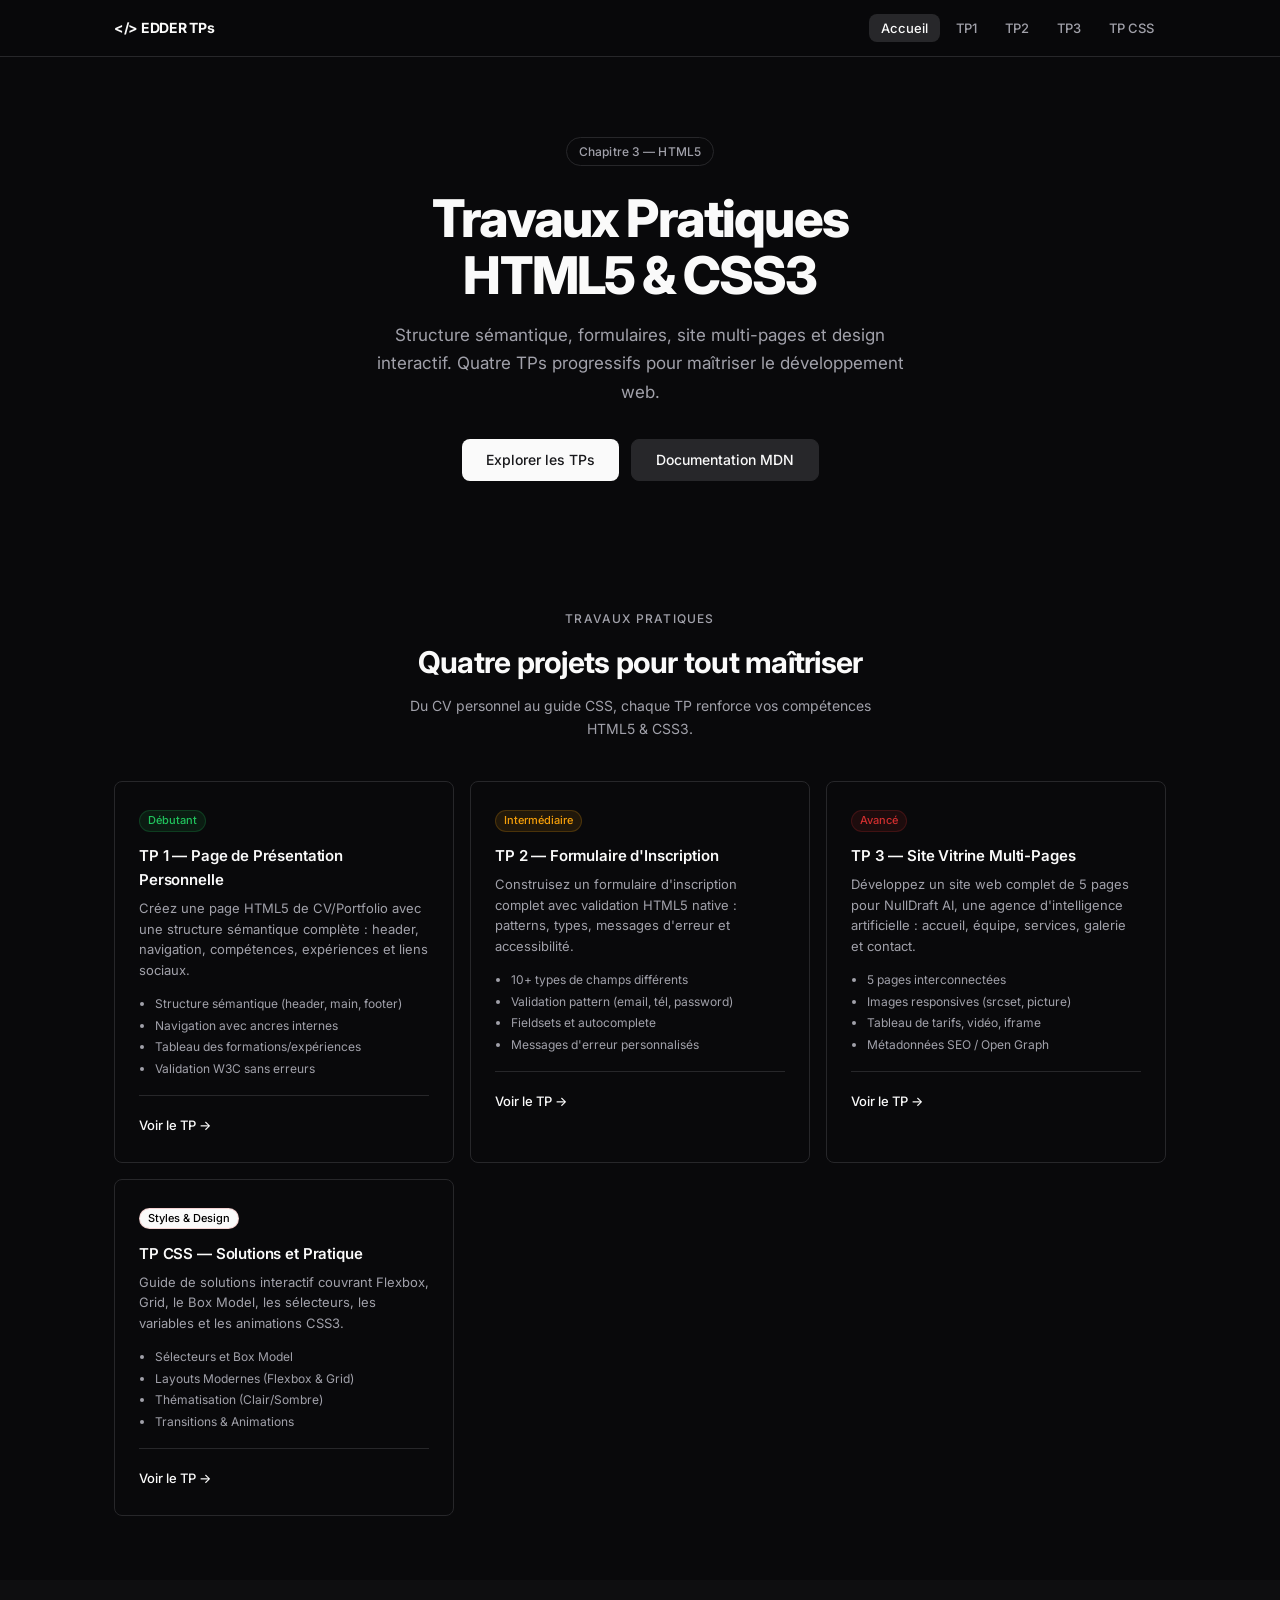
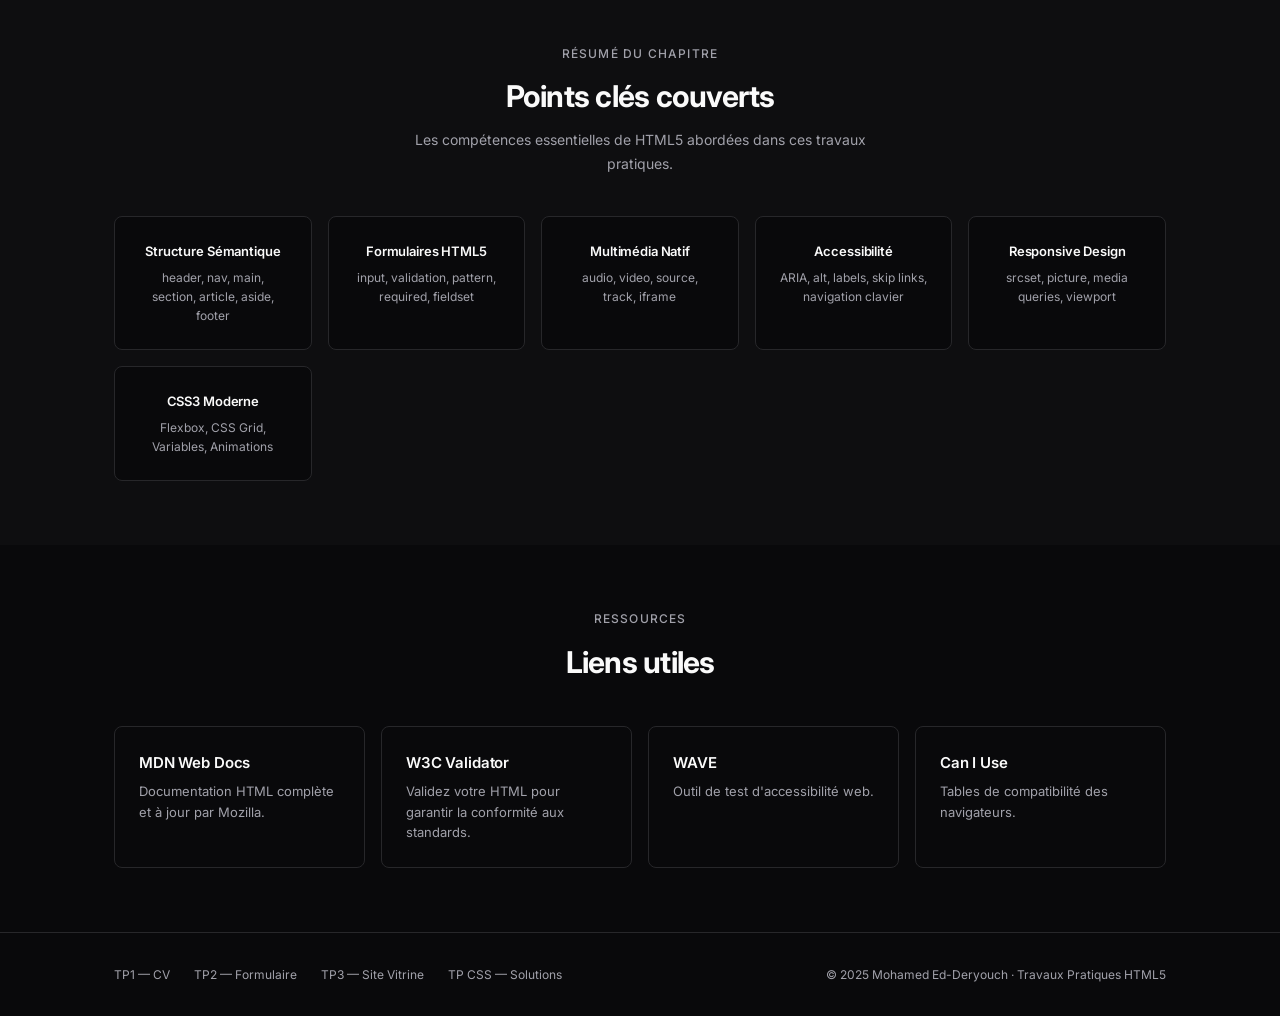
<file: index.html>
<!DOCTYPE html>
<html lang="fr">

<head>
  <meta charset="UTF-8">
  <meta name="viewport" content="width=device-width, initial-scale=1.0">
  <meta name="description"
    content="Travaux Pratiques HTML5 — Chapitre 3 : Structure, Sémantique, Formulaires et Site Vitrine">
  <meta name="author" content="Mohamed Ed-Deryouch">
  <title>TPs HTML5 — Mohamed Ed-Deryouch</title>
  <link rel="stylesheet" href="css/style.css">
</head>

<body>
  <a href="#main-content" class="skip-link">Aller au contenu principal</a>

  <header class="site-header">
    <div class="container">
      <a href="index.html" class="logo">&lt;/&gt; EDDER TPs</a>
      <button class="nav-toggle" aria-label="Ouvrir le menu" aria-expanded="false" id="navToggle">&#9776;</button>
      <nav aria-label="Navigation principale">
        <ul class="nav-list" id="navList">
          <li><a href="index.html" class="active">Accueil</a></li>
          <li><a href="tp1/index.html">TP1</a></li>
          <li><a href="tp2/index.html">TP2</a></li>
          <li><a href="tp3/index.html">TP3</a></li>
          <li><a href="tp_css/index.html">TP CSS</a></li>
        </ul>
      </nav>
    </div>
  </header>

  <section class="hero" id="main-content">
    <div class="container">
      <span class="hero-label">Chapitre 3 — HTML5</span>
      <h1>Travaux Pratiques<br>HTML5 & CSS3</h1>
      <p>Structure sémantique, formulaires, site multi-pages et design interactif. Quatre TPs progressifs pour maîtriser
        le développement web.</p>
      <div class="hero-actions">
        <a href="#travaux-pratiques" class="btn btn-primary btn-lg">Explorer les TPs</a>
        <a href="https://developer.mozilla.org/fr/docs/Web/HTML" target="_blank" rel="noopener"
          class="btn btn-secondary btn-lg">Documentation MDN</a>
      </div>
    </div>
  </section>

  <main>
    <section class="section" id="travaux-pratiques">
      <div class="container">
        <div class="section-header centered">
          <p class="overline">Travaux Pratiques</p>
          <h2>Quatre projets pour tout maîtriser</h2>
          <p>Du CV personnel au guide CSS, chaque TP renforce vos compétences HTML5 & CSS3.</p>
        </div>

        <div class="cards-grid">
          <article class="card">
            <div class="card-header">
              <span class="badge badge-beginner">Débutant</span>
            </div>
            <h3>TP 1 — Page de Présentation Personnelle</h3>
            <p>Créez une page HTML5 de CV/Portfolio avec une structure sémantique complète : header, navigation,
              compétences, expériences et liens sociaux.</p>
            <ul
              style="color: var(--muted-foreground); font-size: 0.75rem; margin-top: 0.75rem; padding-left: 1rem; list-style: disc; line-height: 1.8;">
              <li>Structure sémantique (header, main, footer)</li>
              <li>Navigation avec ancres internes</li>
              <li>Tableau des formations/expériences</li>
              <li>Validation W3C sans erreurs</li>
            </ul>
            <div class="card-footer">
              <a href="tp1/index.html" class="card-link">Voir le TP &rarr;</a>
            </div>
          </article>

          <article class="card">
            <div class="card-header">
              <span class="badge badge-intermediate">Intermédiaire</span>
            </div>
            <h3>TP 2 — Formulaire d'Inscription</h3>
            <p>Construisez un formulaire d'inscription complet avec validation HTML5 native : patterns, types, messages
              d'erreur et accessibilité.</p>
            <ul
              style="color: var(--muted-foreground); font-size: 0.75rem; margin-top: 0.75rem; padding-left: 1rem; list-style: disc; line-height: 1.8;">
              <li>10+ types de champs différents</li>
              <li>Validation pattern (email, tél, password)</li>
              <li>Fieldsets et autocomplete</li>
              <li>Messages d'erreur personnalisés</li>
            </ul>
            <div class="card-footer">
              <a href="tp2/index.html" class="card-link">Voir le TP &rarr;</a>
            </div>
          </article>

          <article class="card">
            <div class="card-header">
              <span class="badge badge-advanced">Avancé</span>
            </div>
            <h3>TP 3 — Site Vitrine Multi-Pages</h3>
            <p>Développez un site web complet de 5 pages pour NullDraft AI, une agence d'intelligence artificielle :
              accueil, équipe, services, galerie et contact.</p>
            <ul
              style="color: var(--muted-foreground); font-size: 0.75rem; margin-top: 0.75rem; padding-left: 1rem; list-style: disc; line-height: 1.8;">
              <li>5 pages interconnectées</li>
              <li>Images responsives (srcset, picture)</li>
              <li>Tableau de tarifs, vidéo, iframe</li>
              <li>Métadonnées SEO / Open Graph</li>
            </ul>
            <div class="card-footer">
              <a href="tp3/index.html" class="card-link">Voir le TP &rarr;</a>
            </div>
          </article>

          <article class="card">
            <div class="card-header">
              <span class="badge badge-advanced" style="background-color: var(--primary); color: black;">Styles &
                Design</span>
            </div>
            <h3>TP CSS — Solutions et Pratique</h3>
            <p>Guide de solutions interactif couvrant Flexbox, Grid, le Box Model, les sélecteurs, les variables et les
              animations CSS3.</p>
            <ul
              style="color: var(--muted-foreground); font-size: 0.75rem; margin-top: 0.75rem; padding-left: 1rem; list-style: disc; line-height: 1.8;">
              <li>Sélecteurs et Box Model</li>
              <li>Layouts Modernes (Flexbox & Grid)</li>
              <li>Thématisation (Clair/Sombre)</li>
              <li>Transitions & Animations</li>
            </ul>
            <div class="card-footer">
              <a href="tp_css/index.html" class="card-link">Voir le TP &rarr;</a>
            </div>
          </article>
        </div>
      </div>
    </section>

    <section class="section section-alt">
      <div class="container">
        <div class="section-header centered">
          <p class="overline">Résumé du chapitre</p>
          <h2>Points clés couverts</h2>
          <p>Les compétences essentielles de HTML5 abordées dans ces travaux pratiques.</p>
        </div>

        <div class="cards-grid" style="grid-template-columns: repeat(auto-fit, minmax(180px, 1fr));">
          <div class="card" style="text-align:center;">
            <h3 style="font-size: 0.8125rem;">Structure Sémantique</h3>
            <p style="font-size: 0.75rem;">header, nav, main, section, article, aside, footer</p>
          </div>
          <div class="card" style="text-align:center;">
            <h3 style="font-size: 0.8125rem;">Formulaires HTML5</h3>
            <p style="font-size: 0.75rem;">input, validation, pattern, required, fieldset</p>
          </div>
          <div class="card" style="text-align:center;">
            <h3 style="font-size: 0.8125rem;">Multimédia Natif</h3>
            <p style="font-size: 0.75rem;">audio, video, source, track, iframe</p>
          </div>
          <div class="card" style="text-align:center;">
            <h3 style="font-size: 0.8125rem;">Accessibilité</h3>
            <p style="font-size: 0.75rem;">ARIA, alt, labels, skip links, navigation clavier</p>
          </div>
          <div class="card" style="text-align:center;">
            <h3 style="font-size: 0.8125rem;">Responsive Design</h3>
            <p style="font-size: 0.75rem;">srcset, picture, media queries, viewport</p>
          </div>
          <div class="card" style="text-align:center;">
            <h3 style="font-size: 0.8125rem;">CSS3 Moderne</h3>
            <p style="font-size: 0.75rem;">Flexbox, CSS Grid, Variables, Animations</p>
          </div>
        </div>
      </div>
    </section>

    <section class="section" id="ressources">
      <div class="container">
        <div class="section-header centered">
          <p class="overline">Ressources</p>
          <h2>Liens utiles</h2>
        </div>
        <div class="cards-grid" style="grid-template-columns: repeat(auto-fit, minmax(240px, 1fr));">
          <a href="https://developer.mozilla.org/fr/docs/Web/HTML" target="_blank" rel="noopener" class="card"
            style="text-decoration:none;">
            <h3>MDN Web Docs</h3>
            <p>Documentation HTML complète et à jour par Mozilla.</p>
          </a>
          <a href="https://validator.w3.org/" target="_blank" rel="noopener" class="card" style="text-decoration:none;">
            <h3>W3C Validator</h3>
            <p>Validez votre HTML pour garantir la conformité aux standards.</p>
          </a>
          <a href="https://wave.webaim.org/" target="_blank" rel="noopener" class="card" style="text-decoration:none;">
            <h3>WAVE</h3>
            <p>Outil de test d'accessibilité web.</p>
          </a>
          <a href="https://caniuse.com/" target="_blank" rel="noopener" class="card" style="text-decoration:none;">
            <h3>Can I Use</h3>
            <p>Tables de compatibilité des navigateurs.</p>
          </a>
        </div>
      </div>
    </section>
  </main>

  <footer class="site-footer">
    <div class="container">
      <nav class="footer-links" aria-label="Navigation secondaire">
        <a href="tp1/index.html">TP1 — CV</a>
        <a href="tp2/index.html">TP2 — Formulaire</a>
        <a href="tp3/index.html">TP3 — Site Vitrine</a>
        <a href="tp_css/index.html">TP CSS — Solutions</a>
      </nav>
      <p>&copy; 2025 Mohamed Ed-Deryouch &middot; Travaux Pratiques HTML5</p>
    </div>
  </footer>

  <script>
    document.getElementById('navToggle').addEventListener('click', function () {
      var list = document.getElementById('navList');
      var expanded = this.getAttribute('aria-expanded') === 'true';
      this.setAttribute('aria-expanded', String(!expanded));
      list.classList.toggle('active');
      this.innerHTML = expanded ? '&#9776;' : '&#10005;';
    });
  </script>
</body>

</html>
</file>
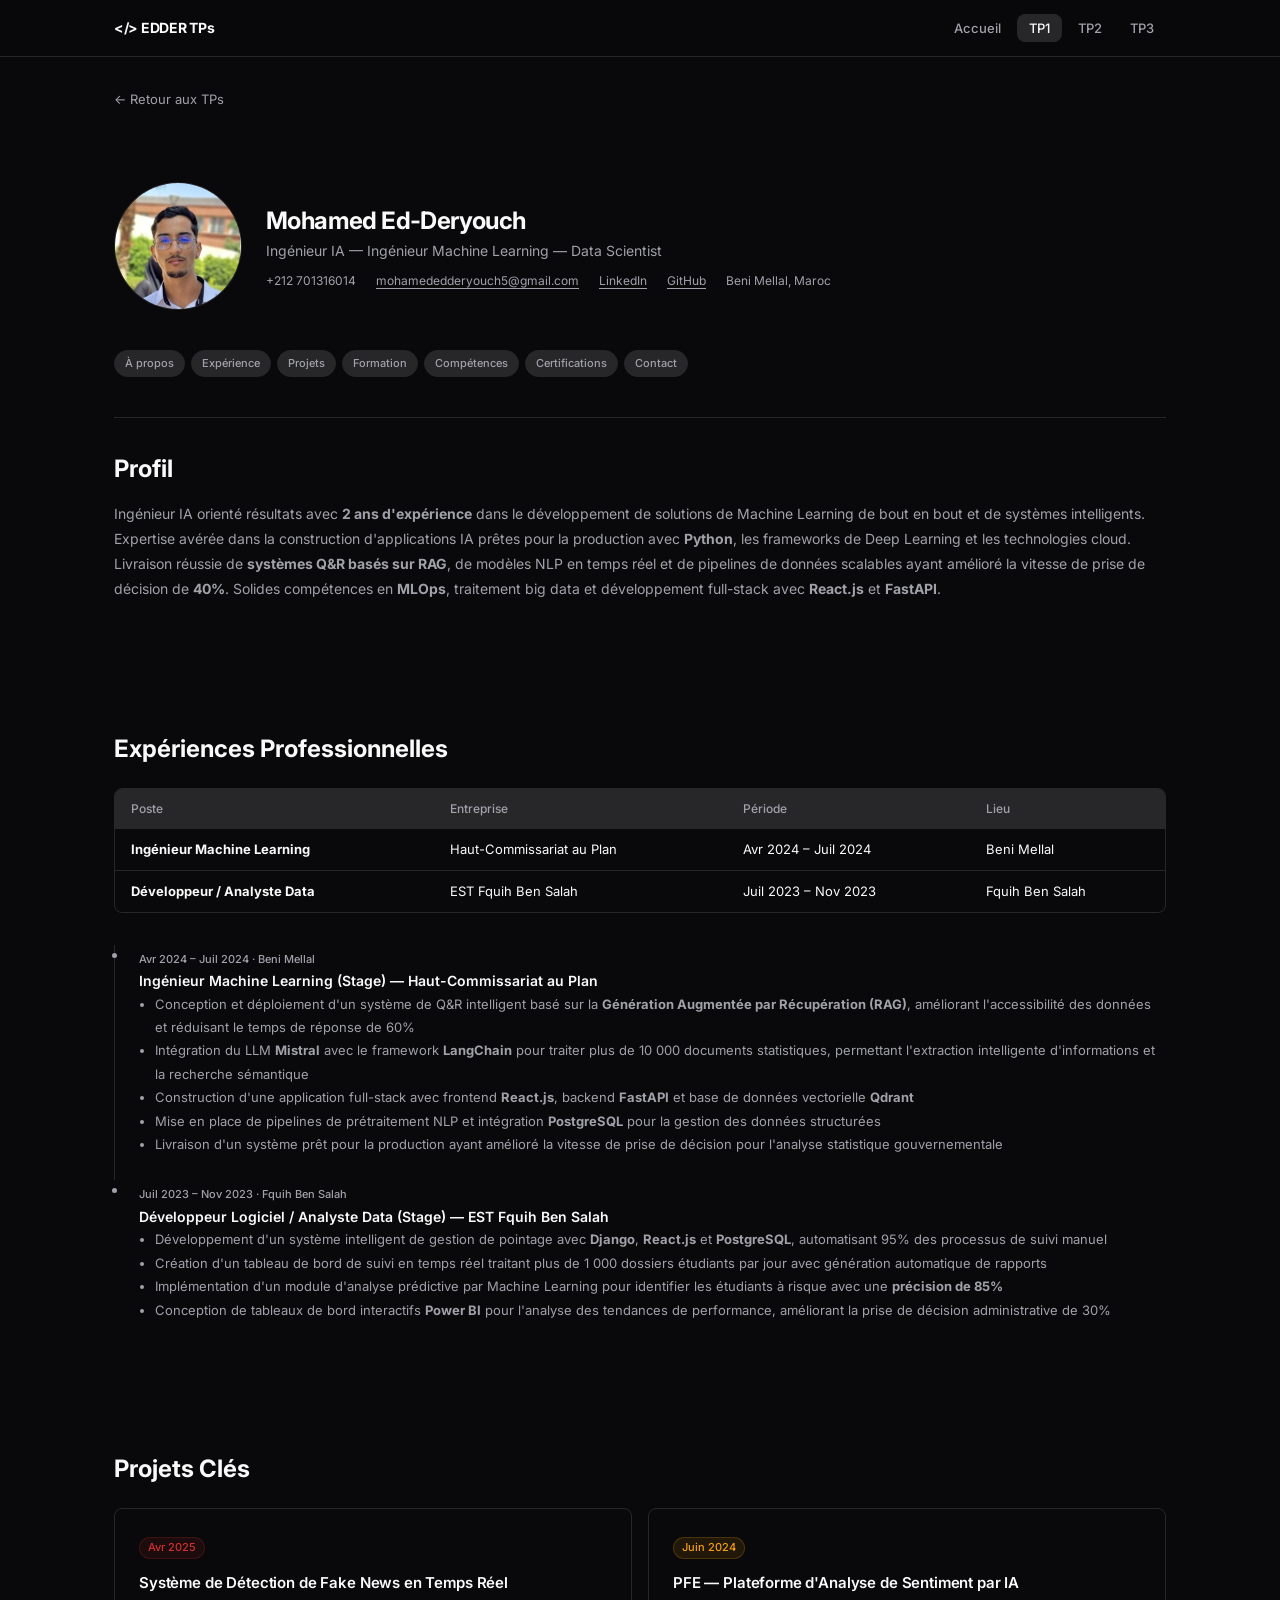
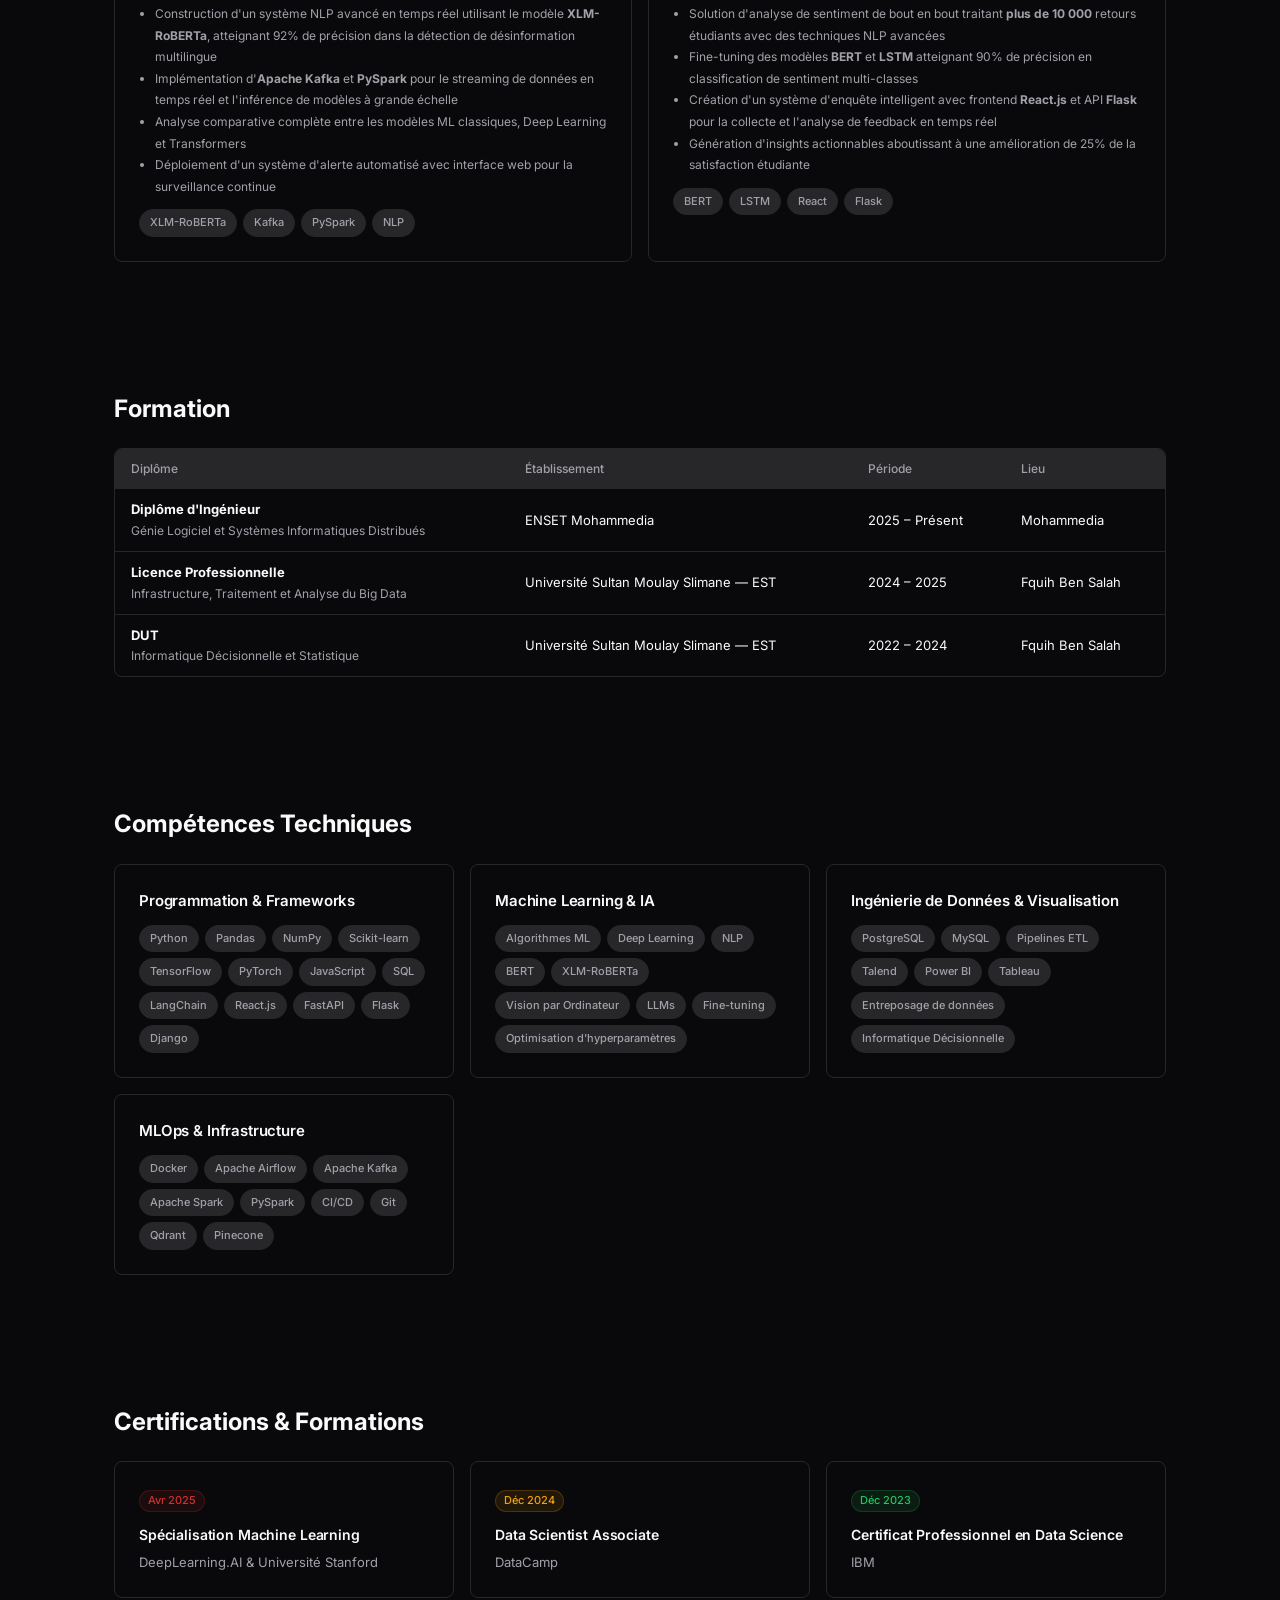
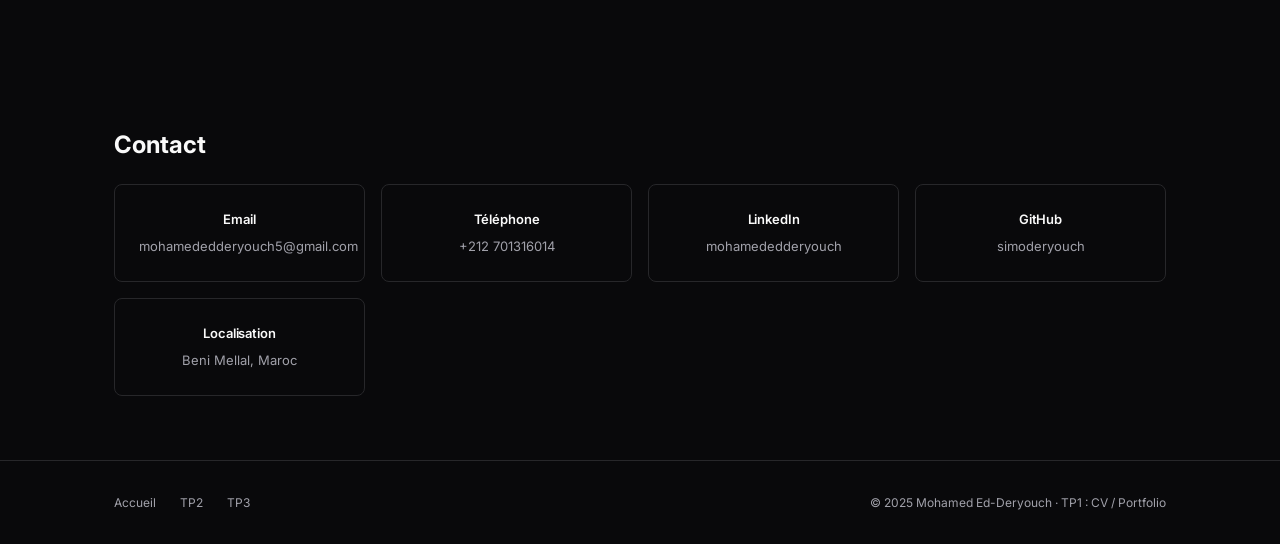
<file: tp1/index.html>
<!DOCTYPE html>
<html lang="fr">

<head>
    <meta charset="UTF-8">
    <meta name="viewport" content="width=device-width, initial-scale=1.0">
    <meta name="description" content="TP1 — CV de Mohamed Ed-Deryouch, Ingénieur IA & Machine Learning">
    <title>TP1 — CV / Portfolio | Mohamed Ed-Deryouch</title>
    <link rel="stylesheet" href="../css/style.css">
</head>

<body>
    <a href="#main-content" class="skip-link">Aller au contenu principal</a>

    <header class="site-header">
        <div class="container">
            <a href="../index.html" class="logo">&lt;/&gt; EDDER TPs</a>
            <button class="nav-toggle" aria-label="Ouvrir le menu" aria-expanded="false" id="navToggle">&#9776;</button>
            <nav aria-label="Navigation principale">
                <ul class="nav-list" id="navList">
                    <li><a href="../index.html">Accueil</a></li>
                    <li><a href="index.html" class="active">TP1</a></li>
                    <li><a href="../tp2/index.html">TP2</a></li>
                    <li><a href="../tp3/index.html">TP3</a></li>
                </ul>
            </nav>
        </div>
    </header>

    <main id="main-content">
        <div class="container">
            <a href="../index.html" class="back-link">&larr; Retour aux TPs</a>

            <!-- En-tête du profil -->
            <section class="profile-header" id="about" aria-label="Informations personnelles">
                <img src="mohamededderyouch.jpg" alt="Photo de Mohamed Ed-Deryouch" class="profile-avatar-placeholder"
                    style="object-fit: cover;">
                <div class="profile-info">
                    <h1>Mohamed Ed-Deryouch</h1>
                    <p class="title">Ingénieur IA — Ingénieur Machine Learning — Data Scientist</p>
                    <div class="contact-row">
                        <span>+212 701316014</span>
                        <span><a href="mailto:mohamededderyouch5@gmail.com">mohamededderyouch5@gmail.com</a></span>
                        <span><a href="https://linkedin.com/in/mohamededderyouch/" target="_blank"
                                rel="noopener">LinkedIn</a></span>
                        <span><a href="https://github.com/simoderyouch" target="_blank" rel="noopener">GitHub</a></span>
                        <span>Beni Mellal, Maroc</span>
                    </div>
                </div>
            </section>

            <!-- Navigation interne -->
            <nav aria-label="Sections du CV" style="margin-bottom: 2.5rem;">
                <div class="skills-grid">
                    <a href="#about" class="skill-tag">À propos</a>
                    <a href="#experience" class="skill-tag">Expérience</a>
                    <a href="#projects" class="skill-tag">Projets</a>
                    <a href="#education" class="skill-tag">Formation</a>
                    <a href="#skills" class="skill-tag">Compétences</a>
                    <a href="#certifications" class="skill-tag">Certifications</a>
                    <a href="#contact" class="skill-tag">Contact</a>
                </div>
            </nav>

            <hr class="separator">

            <!-- Profil -->
            <section class="section" id="profile" aria-labelledby="profile-title" style="padding-top:0;">
                <h2 id="profile-title" style="margin-bottom: 0.75rem;">Profil</h2>
                <p style="color: var(--muted-foreground); line-height: 1.8; font-size: 0.875rem;">
                    Ingénieur IA orienté résultats avec <strong>2 ans d'expérience</strong> dans le développement de
                    solutions de Machine Learning de bout en bout et de systèmes intelligents. Expertise avérée dans la
                    construction d'applications IA prêtes pour la production avec <strong>Python</strong>, les
                    frameworks
                    de Deep Learning et les technologies cloud. Livraison réussie de <strong>systèmes Q&amp;R basés sur
                        RAG</strong>,
                    de modèles NLP en temps réel et de pipelines de données scalables ayant amélioré la vitesse de prise
                    de décision de <strong>40%</strong>. Solides compétences en <strong>MLOps</strong>, traitement big
                    data
                    et développement full-stack avec <strong>React.js</strong> et <strong>FastAPI</strong>.
                </p>
            </section>

            <!-- Expériences professionnelles -->
            <section class="section" id="experience" aria-labelledby="experience-title">
                <h2 id="experience-title" style="margin-bottom: 1.25rem;">Expériences Professionnelles</h2>

                <div class="table-wrapper" style="margin-bottom: 2rem;">
                    <table>
                        <caption class="sr-only">Tableau des expériences professionnelles</caption>
                        <thead>
                            <tr>
                                <th scope="col">Poste</th>
                                <th scope="col">Entreprise</th>
                                <th scope="col">Période</th>
                                <th scope="col">Lieu</th>
                            </tr>
                        </thead>
                        <tbody>
                            <tr>
                                <td><strong>Ingénieur Machine Learning</strong></td>
                                <td>Haut-Commissariat au Plan</td>
                                <td>Avr 2024 – Juil 2024</td>
                                <td>Beni Mellal</td>
                            </tr>
                            <tr>
                                <td><strong>Développeur / Analyste Data</strong></td>
                                <td>EST Fquih Ben Salah</td>
                                <td>Juil 2023 – Nov 2023</td>
                                <td>Fquih Ben Salah</td>
                            </tr>
                        </tbody>
                    </table>
                </div>

                <div class="timeline-item">
                    <span class="timeline-meta">Avr 2024 – Juil 2024 &middot; Beni Mellal</span>
                    <h3>Ingénieur Machine Learning (Stage) — Haut-Commissariat au Plan</h3>
                    <ul
                        style="color: var(--muted-foreground); font-size: 0.8125rem; line-height: 1.8; padding-left: 1rem; list-style: disc;">
                        <li>Conception et déploiement d'un système de Q&amp;R intelligent basé sur la <strong>Génération
                                Augmentée par Récupération (RAG)</strong>, améliorant l'accessibilité des données et
                            réduisant le temps de réponse de 60%</li>
                        <li>Intégration du LLM <strong>Mistral</strong> avec le framework <strong>LangChain</strong>
                            pour traiter plus de 10 000 documents statistiques, permettant l'extraction intelligente
                            d'informations et la recherche sémantique</li>
                        <li>Construction d'une application full-stack avec frontend <strong>React.js</strong>, backend
                            <strong>FastAPI</strong> et base de données vectorielle <strong>Qdrant</strong>
                        </li>
                        <li>Mise en place de pipelines de prétraitement NLP et intégration <strong>PostgreSQL</strong>
                            pour la gestion des données structurées</li>
                        <li>Livraison d'un système prêt pour la production ayant amélioré la vitesse de prise de
                            décision pour l'analyse statistique gouvernementale</li>
                    </ul>
                </div>

                <div class="timeline-item">
                    <span class="timeline-meta">Juil 2023 – Nov 2023 &middot; Fquih Ben Salah</span>
                    <h3>Développeur Logiciel / Analyste Data (Stage) — EST Fquih Ben Salah</h3>
                    <ul
                        style="color: var(--muted-foreground); font-size: 0.8125rem; line-height: 1.8; padding-left: 1rem; list-style: disc;">
                        <li>Développement d'un système intelligent de gestion de pointage avec <strong>Django</strong>,
                            <strong>React.js</strong> et <strong>PostgreSQL</strong>, automatisant 95% des processus de
                            suivi manuel
                        </li>
                        <li>Création d'un tableau de bord de suivi en temps réel traitant plus de 1 000 dossiers
                            étudiants par jour avec génération automatique de rapports</li>
                        <li>Implémentation d'un module d'analyse prédictive par Machine Learning pour identifier les
                            étudiants à risque avec une <strong>précision de 85%</strong></li>
                        <li>Conception de tableaux de bord interactifs <strong>Power BI</strong> pour l'analyse des
                            tendances de performance, améliorant la prise de décision administrative de 30%</li>
                    </ul>
                </div>
            </section>

            <!-- Projets clés -->
            <section class="section" id="projects" aria-labelledby="projects-title">
                <h2 id="projects-title" style="margin-bottom: 1.25rem;">Projets Clés</h2>
                <div class="cards-grid" style="grid-template-columns: repeat(auto-fit, minmax(300px, 1fr));">
                    <article class="card">
                        <div class="card-header">
                            <span class="badge badge-advanced">Avr 2025</span>
                        </div>
                        <h3>Système de Détection de Fake News en Temps Réel</h3>
                        <ul
                            style="color: var(--muted-foreground); font-size: 0.75rem; margin-top: 0.5rem; padding-left: 1rem; list-style: disc; line-height: 1.8;">
                            <li>Construction d'un système NLP avancé en temps réel utilisant le modèle
                                <strong>XLM-RoBERTa</strong>, atteignant 92% de précision dans la détection de
                                désinformation multilingue
                            </li>
                            <li>Implémentation d'<strong>Apache Kafka</strong> et <strong>PySpark</strong> pour le
                                streaming de données en temps réel et l'inférence de modèles à grande échelle</li>
                            <li>Analyse comparative complète entre les modèles ML classiques, Deep Learning et
                                Transformers</li>
                            <li>Déploiement d'un système d'alerte automatisé avec interface web pour la surveillance
                                continue</li>
                        </ul>
                        <div class="skills-grid" style="margin-top: 0.75rem;">
                            <span class="skill-tag">XLM-RoBERTa</span>
                            <span class="skill-tag">Kafka</span>
                            <span class="skill-tag">PySpark</span>
                            <span class="skill-tag">NLP</span>
                        </div>
                    </article>
                    <article class="card">
                        <div class="card-header">
                            <span class="badge badge-intermediate">Juin 2024</span>
                        </div>
                        <h3>PFE — Plateforme d'Analyse de Sentiment par IA</h3>
                        <ul
                            style="color: var(--muted-foreground); font-size: 0.75rem; margin-top: 0.5rem; padding-left: 1rem; list-style: disc; line-height: 1.8;">
                            <li>Solution d'analyse de sentiment de bout en bout traitant <strong>plus de 10 000</strong>
                                retours étudiants avec des techniques NLP avancées</li>
                            <li>Fine-tuning des modèles <strong>BERT</strong> et <strong>LSTM</strong> atteignant 90% de
                                précision en classification de sentiment multi-classes</li>
                            <li>Création d'un système d'enquête intelligent avec frontend <strong>React.js</strong> et
                                API <strong>Flask</strong> pour la collecte et l'analyse de feedback en temps réel</li>
                            <li>Génération d'insights actionnables aboutissant à une amélioration de 25% de la
                                satisfaction étudiante</li>
                        </ul>
                        <div class="skills-grid" style="margin-top: 0.75rem;">
                            <span class="skill-tag">BERT</span>
                            <span class="skill-tag">LSTM</span>
                            <span class="skill-tag">React</span>
                            <span class="skill-tag">Flask</span>
                        </div>
                    </article>
                </div>
            </section>

            <!-- Formation -->
            <section class="section" id="education" aria-labelledby="education-title">
                <h2 id="education-title" style="margin-bottom: 1.25rem;">Formation</h2>
                <div class="table-wrapper">
                    <table>
                        <caption class="sr-only">Tableau des formations</caption>
                        <thead>
                            <tr>
                                <th scope="col">Diplôme</th>
                                <th scope="col">Établissement</th>
                                <th scope="col">Période</th>
                                <th scope="col">Lieu</th>
                            </tr>
                        </thead>
                        <tbody>
                            <tr>
                                <td><strong>Diplôme d'Ingénieur</strong><br><span class="text-muted text-xs">Génie
                                        Logiciel et Systèmes Informatiques Distribués</span></td>
                                <td>ENSET Mohammedia</td>
                                <td>2025 – Présent</td>
                                <td>Mohammedia</td>
                            </tr>
                            <tr>
                                <td><strong>Licence Professionnelle</strong><br><span
                                        class="text-muted text-xs">Infrastructure, Traitement et Analyse du Big
                                        Data</span></td>
                                <td>Université Sultan Moulay Slimane — EST</td>
                                <td>2024 – 2025</td>
                                <td>Fquih Ben Salah</td>
                            </tr>
                            <tr>
                                <td><strong>DUT</strong><br><span class="text-muted text-xs">Informatique Décisionnelle
                                        et Statistique</span></td>
                                <td>Université Sultan Moulay Slimane — EST</td>
                                <td>2022 – 2024</td>
                                <td>Fquih Ben Salah</td>
                            </tr>
                        </tbody>
                    </table>
                </div>
            </section>

            <!-- Compétences techniques -->
            <section class="section" id="skills" aria-labelledby="skills-title">
                <h2 id="skills-title" style="margin-bottom: 1.25rem;">Compétences Techniques</h2>

                <div class="cards-grid" style="grid-template-columns: repeat(auto-fit, minmax(280px, 1fr));">
                    <div class="card">
                        <h3>Programmation &amp; Frameworks</h3>
                        <div class="skills-grid" style="margin-top: 0.75rem;">
                            <span class="skill-tag">Python</span>
                            <span class="skill-tag">Pandas</span>
                            <span class="skill-tag">NumPy</span>
                            <span class="skill-tag">Scikit-learn</span>
                            <span class="skill-tag">TensorFlow</span>
                            <span class="skill-tag">PyTorch</span>
                            <span class="skill-tag">JavaScript</span>
                            <span class="skill-tag">SQL</span>
                            <span class="skill-tag">LangChain</span>
                            <span class="skill-tag">React.js</span>
                            <span class="skill-tag">FastAPI</span>
                            <span class="skill-tag">Flask</span>
                            <span class="skill-tag">Django</span>
                        </div>
                    </div>
                    <div class="card">
                        <h3>Machine Learning &amp; IA</h3>
                        <div class="skills-grid" style="margin-top: 0.75rem;">
                            <span class="skill-tag">Algorithmes ML</span>
                            <span class="skill-tag">Deep Learning</span>
                            <span class="skill-tag">NLP</span>
                            <span class="skill-tag">BERT</span>
                            <span class="skill-tag">XLM-RoBERTa</span>
                            <span class="skill-tag">Vision par Ordinateur</span>
                            <span class="skill-tag">LLMs</span>
                            <span class="skill-tag">Fine-tuning</span>
                            <span class="skill-tag">Optimisation d'hyperparamètres</span>
                        </div>
                    </div>
                    <div class="card">
                        <h3>Ingénierie de Données &amp; Visualisation</h3>
                        <div class="skills-grid" style="margin-top: 0.75rem;">
                            <span class="skill-tag">PostgreSQL</span>
                            <span class="skill-tag">MySQL</span>
                            <span class="skill-tag">Pipelines ETL</span>
                            <span class="skill-tag">Talend</span>
                            <span class="skill-tag">Power BI</span>
                            <span class="skill-tag">Tableau</span>
                            <span class="skill-tag">Entreposage de données</span>
                            <span class="skill-tag">Informatique Décisionnelle</span>
                        </div>
                    </div>
                    <div class="card">
                        <h3>MLOps &amp; Infrastructure</h3>
                        <div class="skills-grid" style="margin-top: 0.75rem;">
                            <span class="skill-tag">Docker</span>
                            <span class="skill-tag">Apache Airflow</span>
                            <span class="skill-tag">Apache Kafka</span>
                            <span class="skill-tag">Apache Spark</span>
                            <span class="skill-tag">PySpark</span>
                            <span class="skill-tag">CI/CD</span>
                            <span class="skill-tag">Git</span>
                            <span class="skill-tag">Qdrant</span>
                            <span class="skill-tag">Pinecone</span>
                        </div>
                    </div>
                </div>
            </section>

            <!-- Certifications -->
            <section class="section" id="certifications" aria-labelledby="certifications-title">
                <h2 id="certifications-title" style="margin-bottom: 1.25rem;">Certifications &amp; Formations</h2>
                <div class="cards-grid" style="grid-template-columns: repeat(auto-fit, minmax(280px, 1fr));">
                    <div class="card">
                        <div class="card-header">
                            <span class="badge badge-advanced">Avr 2025</span>
                        </div>
                        <h3 style="font-size: 0.875rem;">Spécialisation Machine Learning</h3>
                        <p>DeepLearning.AI &amp; Université Stanford</p>
                    </div>
                    <div class="card">
                        <div class="card-header">
                            <span class="badge badge-intermediate">Déc 2024</span>
                        </div>
                        <h3 style="font-size: 0.875rem;">Data Scientist Associate</h3>
                        <p>DataCamp</p>
                    </div>
                    <div class="card">
                        <div class="card-header">
                            <span class="badge badge-beginner">Déc 2023</span>
                        </div>
                        <h3 style="font-size: 0.875rem;">Certificat Professionnel en Data Science</h3>
                        <p>IBM</p>
                    </div>
                </div>
            </section>

            <!-- Contact -->
            <section class="section" id="contact" aria-labelledby="contact-title">
                <h2 id="contact-title" style="margin-bottom: 1.25rem;">Contact</h2>
                <div class="cards-grid" style="grid-template-columns: repeat(auto-fit, minmax(200px, 1fr));">
                    <a href="mailto:mohamededderyouch5@gmail.com" class="card"
                        style="text-decoration:none; text-align:center;">
                        <h3 style="font-size:0.8125rem;">Email</h3>
                        <p>mohamededderyouch5@gmail.com</p>
                    </a>
                    <a href="tel:+212701316014" class="card" style="text-decoration:none; text-align:center;">
                        <h3 style="font-size:0.8125rem;">Téléphone</h3>
                        <p>+212 701316014</p>
                    </a>
                    <a href="https://linkedin.com/in/mohamededderyouch/" target="_blank" rel="noopener" class="card"
                        style="text-decoration:none; text-align:center;">
                        <h3 style="font-size:0.8125rem;">LinkedIn</h3>
                        <p>mohamededderyouch</p>
                    </a>
                    <a href="https://github.com/simoderyouch" target="_blank" rel="noopener" class="card"
                        style="text-decoration:none; text-align:center;">
                        <h3 style="font-size:0.8125rem;">GitHub</h3>
                        <p>simoderyouch</p>
                    </a>
                    <div class="card" style="text-align:center;">
                        <h3 style="font-size:0.8125rem;">Localisation</h3>
                        <p>Beni Mellal, Maroc</p>
                    </div>
                </div>
            </section>
        </div>
    </main>

    <footer class="site-footer">
        <div class="container">
            <nav class="footer-links" aria-label="Navigation secondaire">
                <a href="../index.html">Accueil</a>
                <a href="../tp2/index.html">TP2</a>
                <a href="../tp3/index.html">TP3</a>
            </nav>
            <p>&copy; 2025 Mohamed Ed-Deryouch &middot; TP1 : CV / Portfolio</p>
        </div>
    </footer>

    <script>
        document.getElementById('navToggle').addEventListener('click', function () {
            var list = document.getElementById('navList');
            var expanded = this.getAttribute('aria-expanded') === 'true';
            this.setAttribute('aria-expanded', String(!expanded));
            list.classList.toggle('active');
            this.innerHTML = expanded ? '&#9776;' : '&#10005;';
        });
    </script>
</body>

</html>
</file>
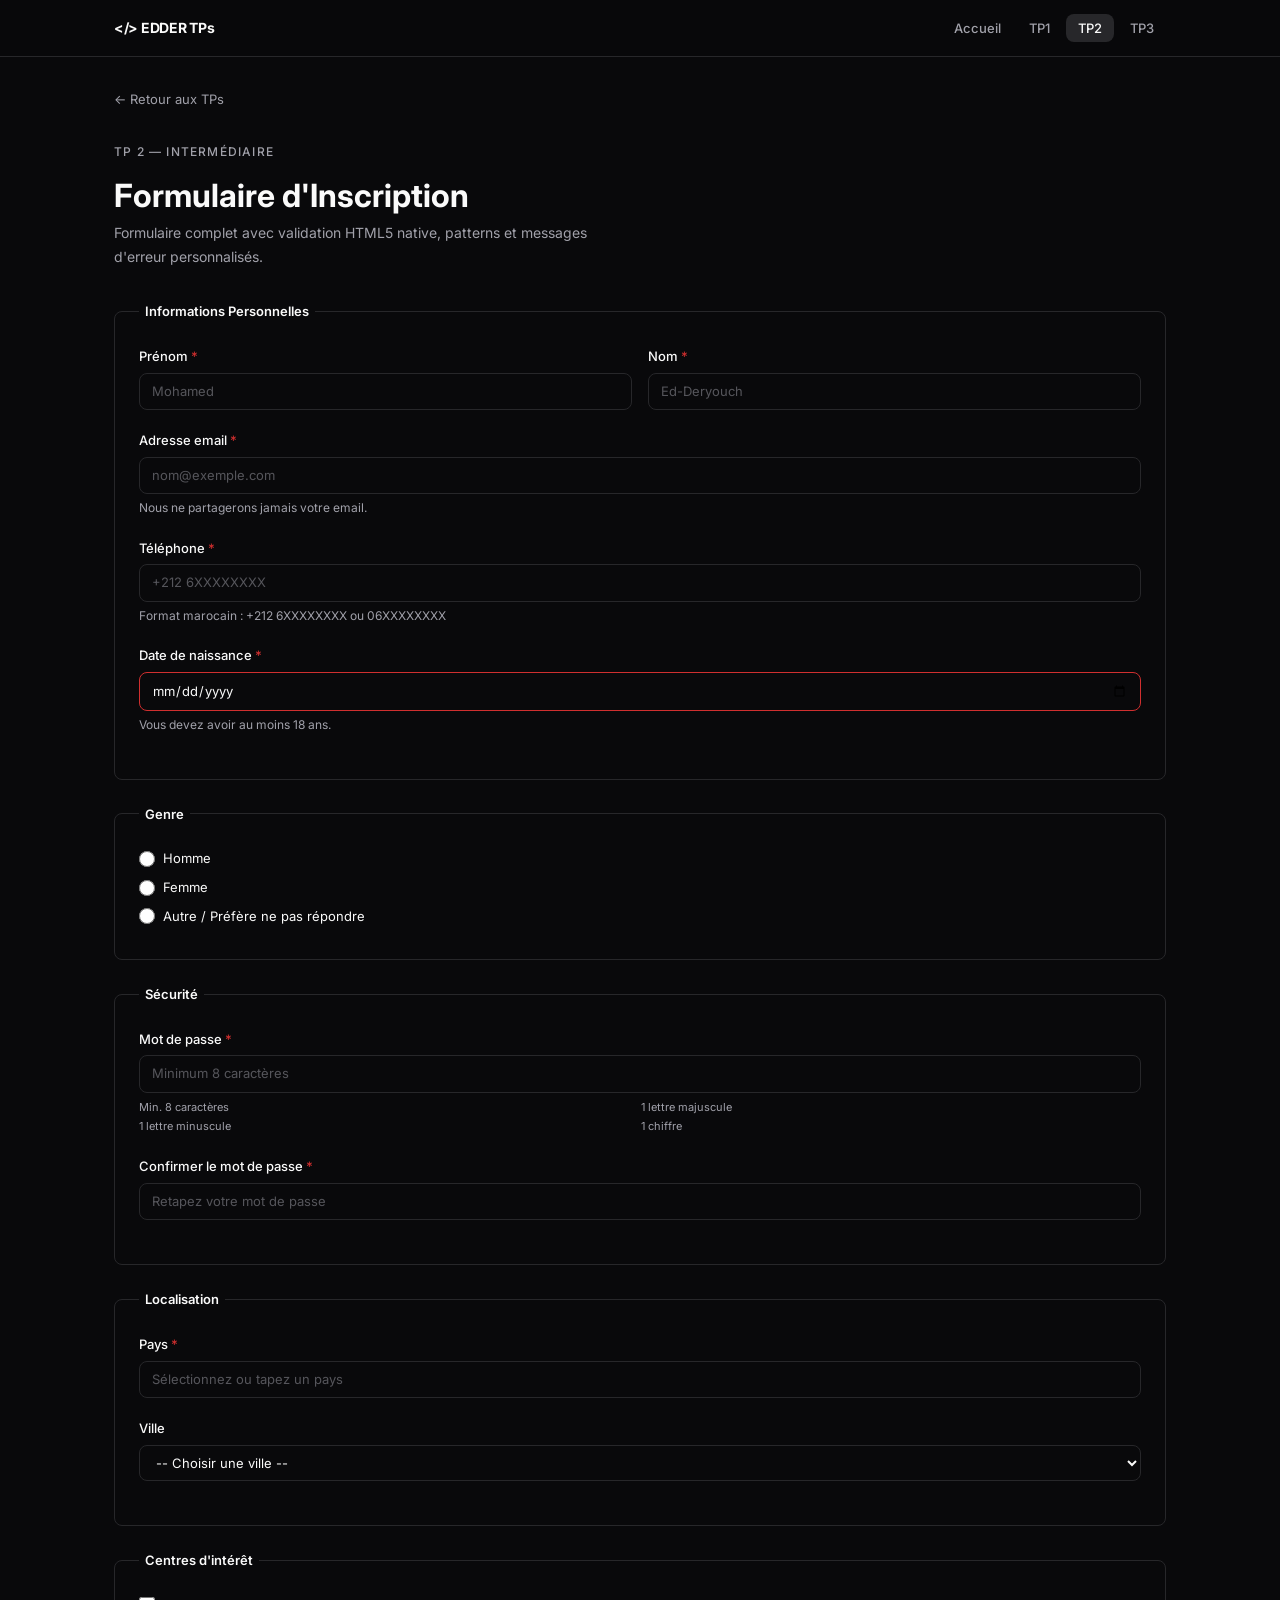
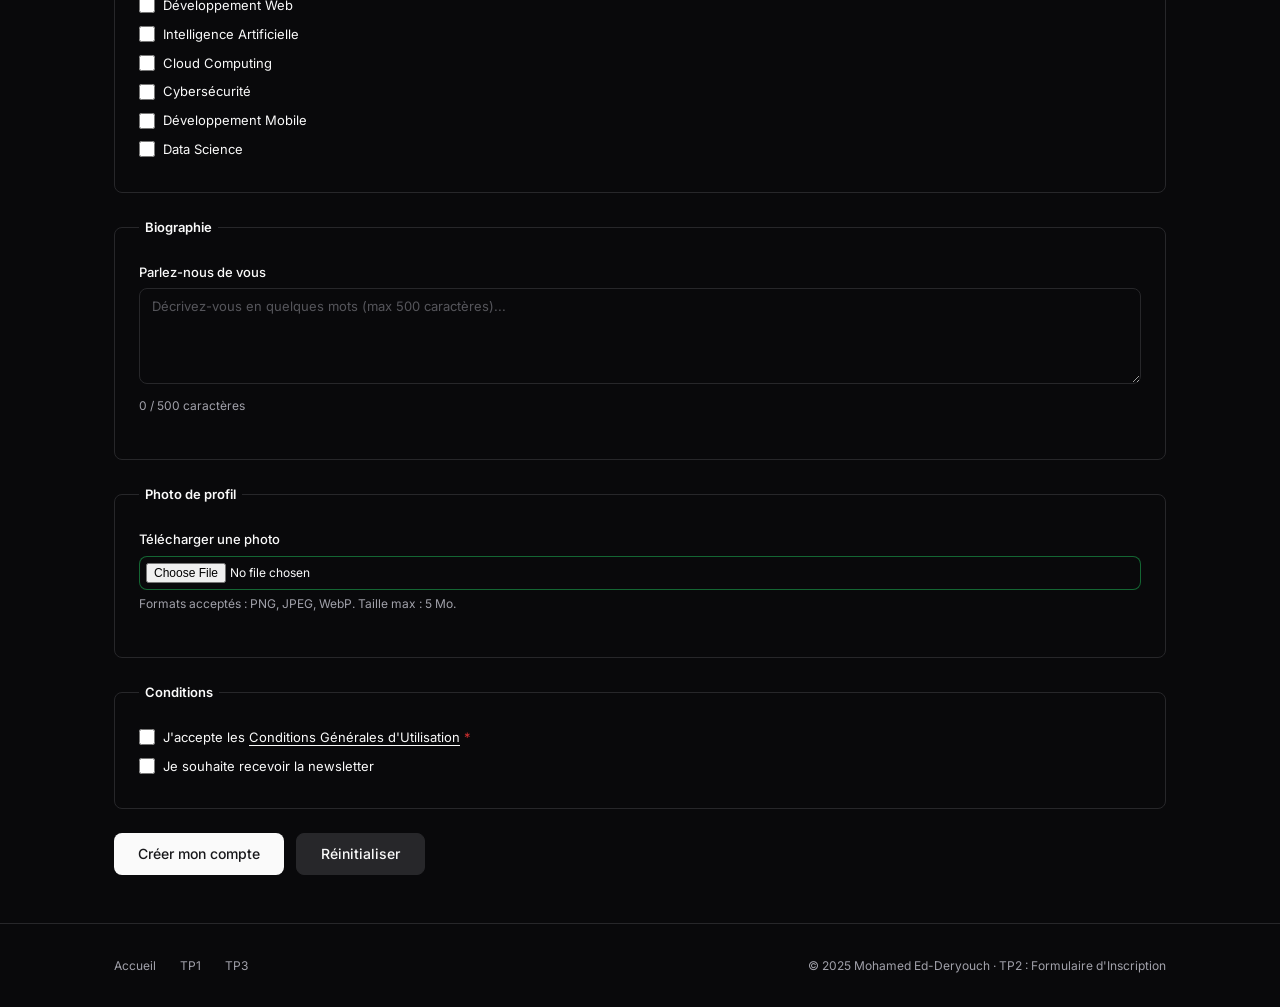
<file: tp2/index.html>
<!DOCTYPE html>
<html lang="fr">

<head>
    <meta charset="UTF-8">
    <meta name="viewport" content="width=device-width, initial-scale=1.0">
    <meta name="description" content="TP2 — Formulaire d'inscription complet avec validation HTML5">
    <title>TP2 — Formulaire d'Inscription | TPs HTML5</title>
    <link rel="stylesheet" href="../css/style.css">
    <style>
        .password-requirements {
            display: grid;
            grid-template-columns: 1fr 1fr;
            gap: 0.125rem;
            margin-top: 0.375rem;
        }

        .password-requirements span {
            font-size: 0.6875rem;
            color: var(--muted-foreground);
        }
    </style>
</head>

<body>
    <a href="#main-content" class="skip-link">Aller au contenu principal</a>

    <header class="site-header">
        <div class="container">
            <a href="../index.html" class="logo">&lt;/&gt; EDDER TPs</a>
            <button class="nav-toggle" aria-label="Ouvrir le menu" aria-expanded="false" id="navToggle">&#9776;</button>
            <nav aria-label="Navigation principale">
                <ul class="nav-list" id="navList">
                    <li><a href="../index.html">Accueil</a></li>
                    <li><a href="../tp1/index.html">TP1</a></li>
                    <li><a href="index.html" class="active">TP2</a></li>
                    <li><a href="../tp3/index.html">TP3</a></li>
                </ul>
            </nav>
        </div>
    </header>

    <main id="main-content">
        <div class="container">
            <a href="../index.html" class="back-link">&larr; Retour aux TPs</a>

            <div class="section-header" style="margin-bottom: 2rem;">
                <p class="overline">TP 2 — Intermédiaire</p>
                <h1 style="font-size: clamp(1.5rem, 3vw, 2rem);">Formulaire d'Inscription</h1>
                <p>Formulaire complet avec validation HTML5 native, patterns et messages d'erreur personnalisés.</p>
            </div>

            <div class="container" style="padding: 0; margin-bottom: 3rem;">
                <form id="registrationForm" novalidate>

                    <fieldset>
                        <legend>Informations Personnelles</legend>

                        <div class="form-row">
                            <div class="form-group">
                                <label for="firstName">Prénom <span class="required">*</span></label>
                                <input type="text" id="firstName" name="firstName" required minlength="2" maxlength="50"
                                    placeholder="Mohamed" autocomplete="given-name">
                            </div>
                            <div class="form-group">
                                <label for="lastName">Nom <span class="required">*</span></label>
                                <input type="text" id="lastName" name="lastName" required minlength="2" maxlength="50"
                                    placeholder="Ed-Deryouch" autocomplete="family-name">
                            </div>
                        </div>

                        <div class="form-group">
                            <label for="email">Adresse email <span class="required">*</span></label>
                            <input type="email" id="email" name="email" required placeholder="nom@exemple.com"
                                autocomplete="email">
                            <p class="form-hint">Nous ne partagerons jamais votre email.</p>
                        </div>

                        <div class="form-group">
                            <label for="phone">Téléphone <span class="required">*</span></label>
                            <input type="tel" id="phone" name="phone" required pattern="^(\+212|0)[5-7]\d{8}$"
                                placeholder="+212 6XXXXXXXX" autocomplete="tel"
                                title="Format marocain : +212 6XXXXXXXX ou 06XXXXXXXX">
                            <p class="form-hint">Format marocain : +212 6XXXXXXXX ou 06XXXXXXXX</p>
                        </div>

                        <div class="form-group">
                            <label for="birthdate">Date de naissance <span class="required">*</span></label>
                            <input type="date" id="birthdate" name="birthdate" required max="2008-01-01"
                                autocomplete="bday">
                            <p class="form-hint">Vous devez avoir au moins 18 ans.</p>
                        </div>
                    </fieldset>

                    <fieldset>
                        <legend>Genre</legend>
                        <div class="form-check">
                            <input type="radio" id="genderMale" name="gender" value="male" required>
                            <label for="genderMale">Homme</label>
                        </div>
                        <div class="form-check">
                            <input type="radio" id="genderFemale" name="gender" value="female">
                            <label for="genderFemale">Femme</label>
                        </div>
                        <div class="form-check">
                            <input type="radio" id="genderOther" name="gender" value="other">
                            <label for="genderOther">Autre / Préfère ne pas répondre</label>
                        </div>
                    </fieldset>

                    <fieldset>
                        <legend>Sécurité</legend>

                        <div class="form-group">
                            <label for="password">Mot de passe <span class="required">*</span></label>
                            <input type="password" id="password" name="password" required minlength="8"
                                pattern="^(?=.*[a-z])(?=.*[A-Z])(?=.*\d).{8,}$" placeholder="Minimum 8 caractères"
                                autocomplete="new-password"
                                title="Min 8 caractères, 1 majuscule, 1 minuscule, 1 chiffre">
                            <div class="password-requirements">
                                <span>Min. 8 caractères</span>
                                <span>1 lettre majuscule</span>
                                <span>1 lettre minuscule</span>
                                <span>1 chiffre</span>
                            </div>
                        </div>

                        <div class="form-group">
                            <label for="confirmPassword">Confirmer le mot de passe <span
                                    class="required">*</span></label>
                            <input type="password" id="confirmPassword" name="confirmPassword" required minlength="8"
                                placeholder="Retapez votre mot de passe" autocomplete="new-password">
                        </div>
                    </fieldset>

                    <fieldset>
                        <legend>Localisation</legend>

                        <div class="form-group">
                            <label for="country">Pays <span class="required">*</span></label>
                            <input type="text" id="country" name="country" required list="countryList"
                                placeholder="Sélectionnez ou tapez un pays" autocomplete="country-name">
                            <datalist id="countryList">
                                <option value="Maroc">
                                <option value="France">
                                <option value="Belgique">
                                <option value="Canada">
                                <option value="Suisse">
                                <option value="Tunisie">
                                <option value="Algérie">
                                <option value="Sénégal">
                                <option value="Allemagne">
                                <option value="Espagne">
                                <option value="États-Unis">
                                <option value="Royaume-Uni">
                            </datalist>
                        </div>

                        <div class="form-group">
                            <label for="city">Ville</label>
                            <select id="city" name="city" autocomplete="address-level2">
                                <option value="">-- Choisir une ville --</option>
                                <optgroup label="Maroc">
                                    <option value="beni-mellal">Beni Mellal</option>
                                    <option value="casablanca">Casablanca</option>
                                    <option value="rabat">Rabat</option>
                                    <option value="marrakech">Marrakech</option>
                                    <option value="fes">Fès</option>
                                    <option value="mohammedia">Mohammedia</option>
                                </optgroup>
                                <optgroup label="France">
                                    <option value="paris">Paris</option>
                                    <option value="lyon">Lyon</option>
                                    <option value="marseille">Marseille</option>
                                </optgroup>
                                <optgroup label="Autre">
                                    <option value="other">Autre</option>
                                </optgroup>
                            </select>
                        </div>
                    </fieldset>

                    <fieldset>
                        <legend>Centres d'intérêt</legend>
                        <div class="form-check">
                            <input type="checkbox" id="interestDev" name="interests" value="development">
                            <label for="interestDev">Développement Web</label>
                        </div>
                        <div class="form-check">
                            <input type="checkbox" id="interestAI" name="interests" value="ai">
                            <label for="interestAI">Intelligence Artificielle</label>
                        </div>
                        <div class="form-check">
                            <input type="checkbox" id="interestCloud" name="interests" value="cloud">
                            <label for="interestCloud">Cloud Computing</label>
                        </div>
                        <div class="form-check">
                            <input type="checkbox" id="interestCyber" name="interests" value="cybersecurity">
                            <label for="interestCyber">Cybersécurité</label>
                        </div>
                        <div class="form-check">
                            <input type="checkbox" id="interestMobile" name="interests" value="mobile">
                            <label for="interestMobile">Développement Mobile</label>
                        </div>
                        <div class="form-check">
                            <input type="checkbox" id="interestData" name="interests" value="data">
                            <label for="interestData">Data Science</label>
                        </div>
                    </fieldset>

                    <fieldset>
                        <legend>Biographie</legend>
                        <div class="form-group">
                            <label for="bio">Parlez-nous de vous</label>
                            <textarea id="bio" name="bio" rows="4" maxlength="500"
                                placeholder="Décrivez-vous en quelques mots (max 500 caractères)..."
                                autocomplete="off"></textarea>
                            <p class="form-hint"><span id="bioCount">0</span> / 500 caractères</p>
                        </div>
                    </fieldset>

                    <fieldset>
                        <legend>Photo de profil</legend>
                        <div class="form-group">
                            <label for="avatar">Télécharger une photo</label>
                            <input type="file" id="avatar" name="avatar" accept="image/png, image/jpeg, image/webp">
                            <p class="form-hint">Formats acceptés : PNG, JPEG, WebP. Taille max : 5 Mo.</p>
                        </div>
                    </fieldset>

                    <fieldset>
                        <legend>Conditions</legend>
                        <div class="form-check">
                            <input type="checkbox" id="cgu" name="cgu" required>
                            <label for="cgu">J'accepte les <a href="#"
                                    style="text-decoration:underline; text-underline-offset:3px;">Conditions Générales
                                    d'Utilisation</a> <span class="required">*</span></label>
                        </div>
                        <div class="form-check">
                            <input type="checkbox" id="newsletter" name="newsletter">
                            <label for="newsletter">Je souhaite recevoir la newsletter</label>
                        </div>
                    </fieldset>

                    <div style="display:flex; gap:0.75rem; margin-top: 1.5rem;">
                        <button type="submit" class="btn btn-primary btn-lg">Créer mon compte</button>
                        <button type="reset" class="btn btn-secondary btn-lg">Réinitialiser</button>
                    </div>

                </form>
            </div>
        </div>
    </main>

    <footer class="site-footer">
        <div class="container">
            <nav class="footer-links" aria-label="Navigation secondaire">
                <a href="../index.html">Accueil</a>
                <a href="../tp1/index.html">TP1</a>
                <a href="../tp3/index.html">TP3</a>
            </nav>
            <p>&copy; 2025 Mohamed Ed-Deryouch &middot; TP2 : Formulaire d'Inscription</p>
        </div>
    </footer>

    <script>
        document.getElementById('navToggle').addEventListener('click', function () {
            var list = document.getElementById('navList');
            var expanded = this.getAttribute('aria-expanded') === 'true';
            this.setAttribute('aria-expanded', String(!expanded));
            list.classList.toggle('active');
            this.innerHTML = expanded ? '&#9776;' : '&#10005;';
        });

        var bio = document.getElementById('bio');
        var bioCount = document.getElementById('bioCount');
        bio.addEventListener('input', function () {
            bioCount.textContent = bio.value.length;
        });

        var form = document.getElementById('registrationForm');
        form.addEventListener('submit', function (e) {
            e.preventDefault();
            var password = document.getElementById('password');
            var confirmPassword = document.getElementById('confirmPassword');
            if (password.value !== confirmPassword.value) {
                confirmPassword.setCustomValidity('Les mots de passe ne correspondent pas.');
            } else {
                confirmPassword.setCustomValidity('');
            }
            if (form.checkValidity()) {
                alert('Inscription réussie ! (démo)');
                form.reset();
                bioCount.textContent = '0';
            } else {
                form.reportValidity();
            }
        });

        document.getElementById('confirmPassword').addEventListener('input', function () {
            this.setCustomValidity('');
        });

        document.querySelectorAll('[required]').forEach(function (input) {
            input.addEventListener('invalid', function () {
                if (this.validity.valueMissing) {
                    this.setCustomValidity('Ce champ est obligatoire.');
                } else if (this.validity.patternMismatch) {
                    if (this.name === 'phone') this.setCustomValidity('Format marocain : +212 6XXXXXXXX ou 06XXXXXXXX');
                    else if (this.name === 'password') this.setCustomValidity('Min 8 caractères, 1 majuscule, 1 minuscule, 1 chiffre.');
                } else if (this.validity.typeMismatch && this.type === 'email') {
                    this.setCustomValidity('Veuillez entrer une adresse email valide.');
                }
            });
            input.addEventListener('input', function () {
                this.setCustomValidity('');
            });
        });
    </script>
</body>

</html>
</file>
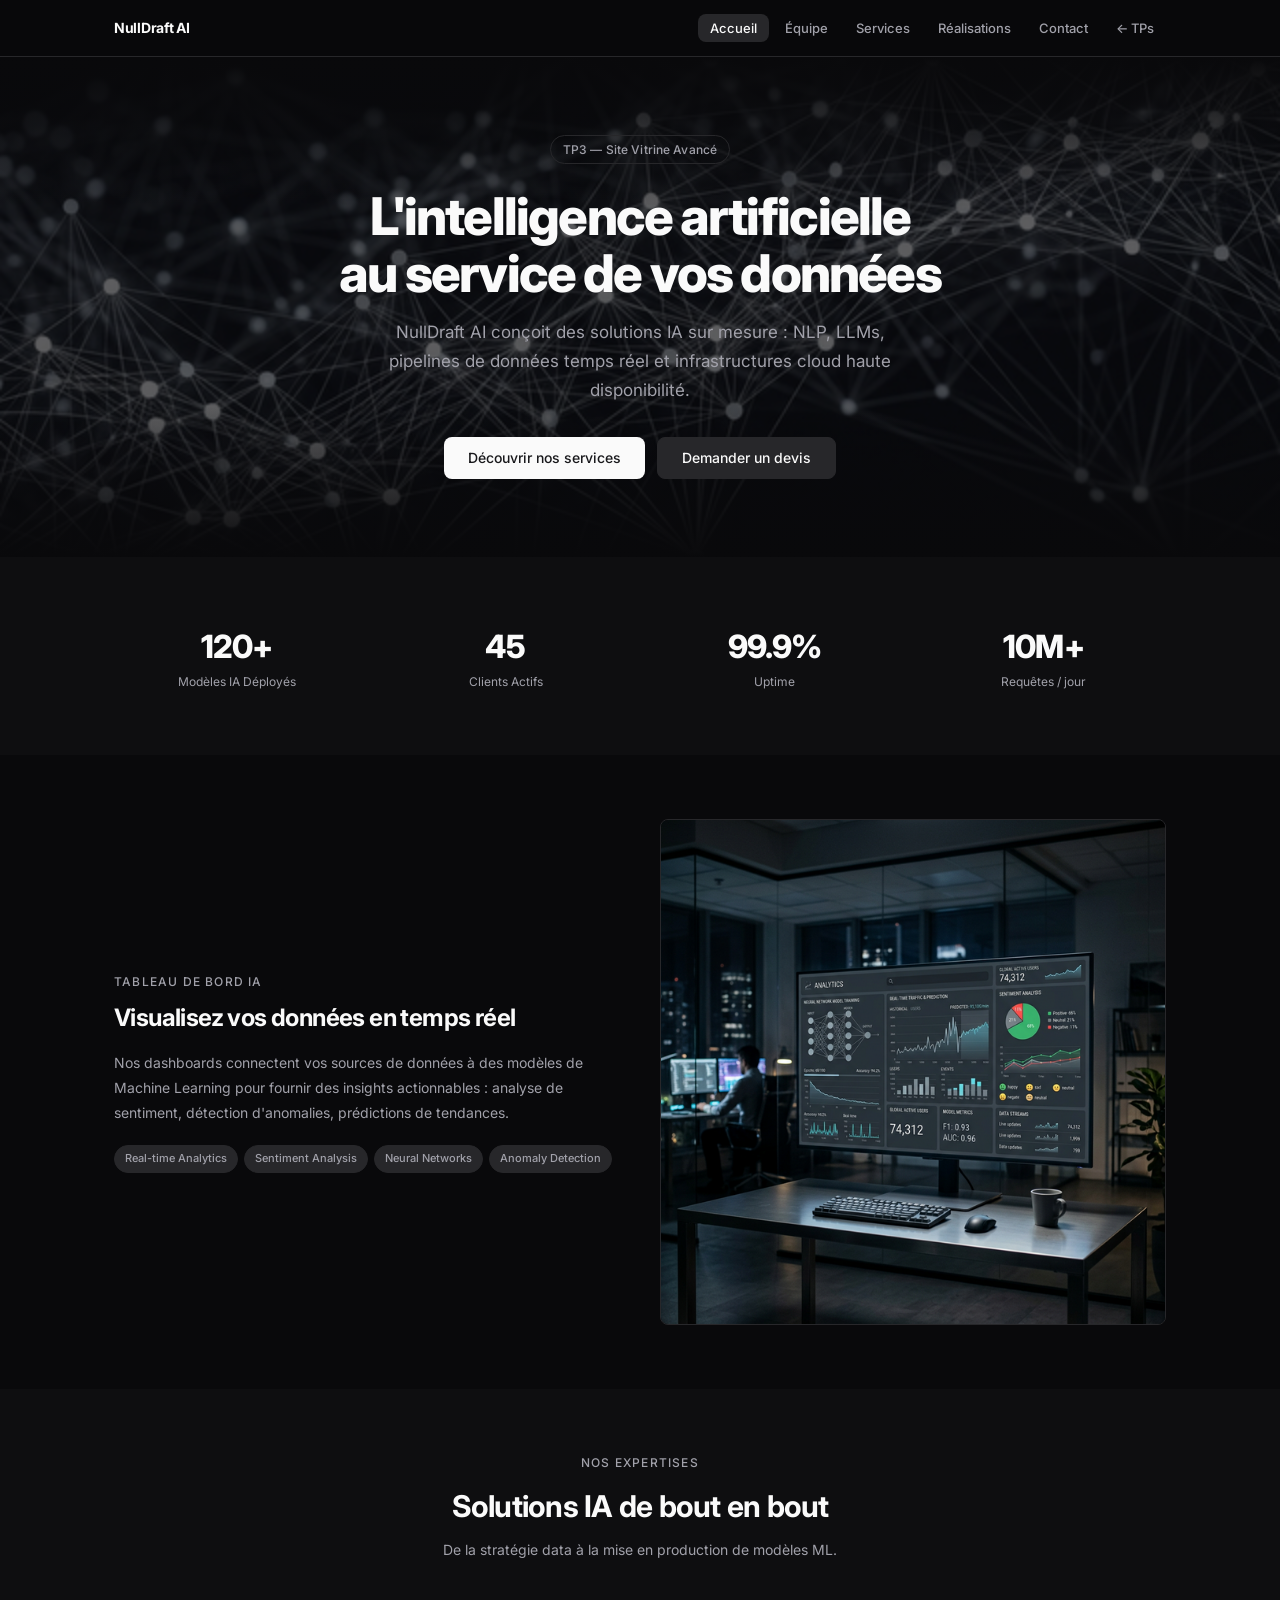
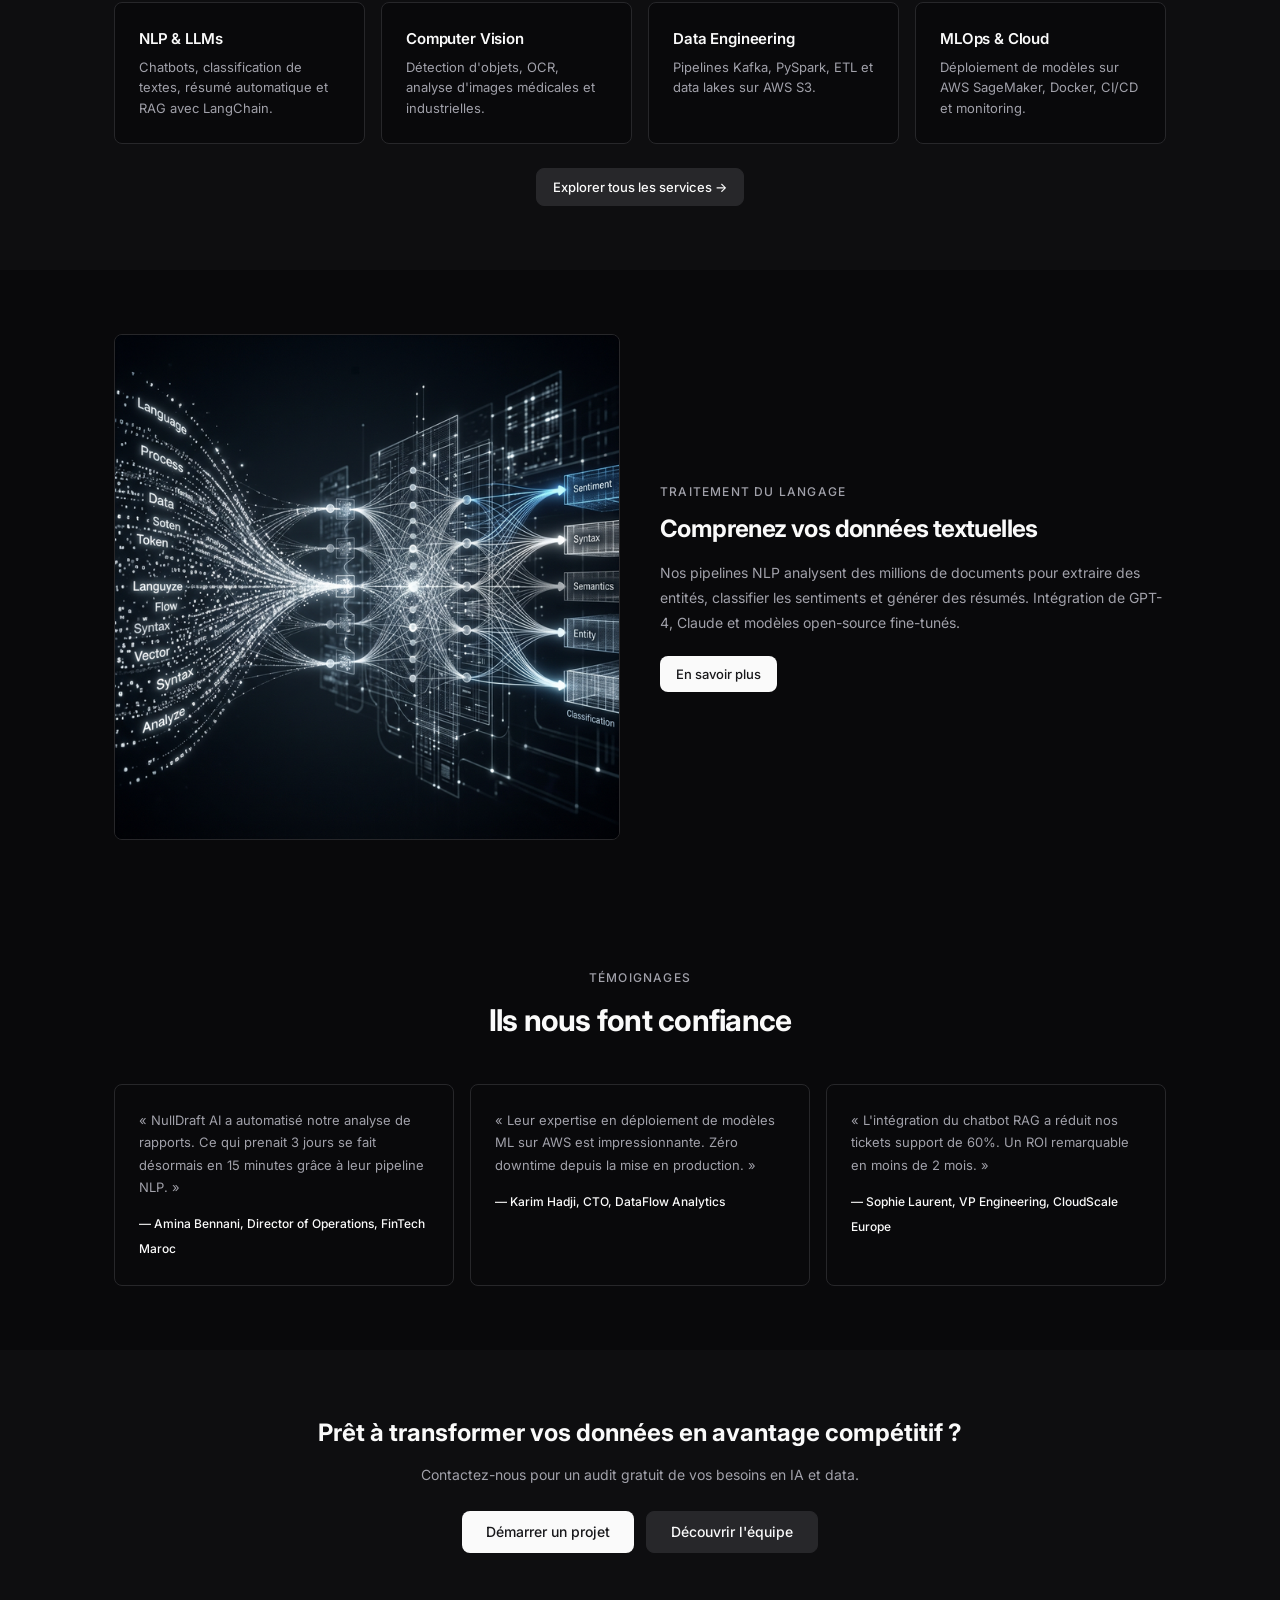
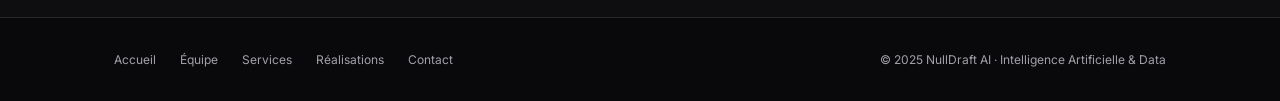
<file: tp3/index.html>
<!DOCTYPE html>
<html lang="fr">

<head>
    <meta charset="UTF-8">
    <meta name="viewport" content="width=device-width, initial-scale=1.0">
    <meta name="description"
        content="NullDraft AI — Agence d'intelligence artificielle. Solutions IA, NLP, Cloud et Data Engineering sur mesure.">
    <meta property="og:title" content="NullDraft AI — Intelligence Artificielle & Data">
    <meta property="og:description" content="Agence spécialisée en IA, Machine Learning, NLP et infrastructures cloud.">
    <meta property="og:type" content="website">
    <title>NullDraft AI — Intelligence Artificielle &amp; Data</title>
    <link rel="stylesheet" href="../css/style.css">
    <style>
        .hero-img-section {
            position: relative;
            overflow: hidden;
        }

        .hero-img-section::before {
            content: '';
            position: absolute;
            inset: 0;
            background: linear-gradient(to bottom, var(--background), transparent 30%, transparent 70%, var(--background));
            z-index: 1;
            pointer-events: none;
        }

        .hero-bg {
            display: block;
            width: 100%;
            max-height: 500px;
            min-height: 100%;
            object-fit: cover;
            opacity: 0.35;
        }

        .hero-overlay {
            position: absolute;
            inset: 0;
            display: flex;
            flex-direction: column;
            justify-content: center;
            z-index: 2;
        }

        .feature-img {
            border-radius: var(--radius);
            border: 1px solid var(--border);
            width: 100%;
            height: auto;
            display: block;
        }

        .split-section {
            display: grid;
            grid-template-columns: 1fr 1fr;
            gap: 2.5rem;
            align-items: center;
        }

        @media (max-width: 768px) {
            .split-section {
                grid-template-columns: 1fr;
            }
        }
    </style>
</head>

<body>
    <a href="#main-content" class="skip-link">Aller au contenu principal</a>

    <header class="site-header">
        <div class="container">
            <a href="index.html" class="logo">NullDraft AI</a>
            <button class="nav-toggle" aria-label="Ouvrir le menu" aria-expanded="false" id="navToggle">&#9776;</button>
            <nav aria-label="Navigation principale">
                <ul class="nav-list" id="navList">
                    <li><a href="index.html" class="active">Accueil</a></li>
                    <li><a href="about.html">Équipe</a></li>
                    <li><a href="services.html">Services</a></li>
                    <li><a href="gallery.html">Réalisations</a></li>
                    <li><a href="contact.html">Contact</a></li>
                    <li><a href="../index.html" class="btn btn-sm btn-ghost">&larr; TPs</a></li>
                </ul>
            </nav>
        </div>
    </header>

    <!-- Hero with background image -->
    <section class="hero-img-section" id="main-content">
        <img src="images/hero-banner.png" alt="" class="hero-bg" aria-hidden="true">
        <div class="hero-overlay">
            <div class="container" style="text-align: center;">
                <span class="hero-label">TP3 — Site Vitrine Avancé</span>
                <h1
                    style="font-size: clamp(2rem, 5vw, 3.25rem); font-weight: 800; line-height: 1.1; letter-spacing: -0.035em; margin-bottom: 1rem;">
                    L'intelligence artificielle<br>au service de vos données</h1>
                <p
                    style="color: var(--muted-foreground); font-size: clamp(0.9375rem, 2vw, 1.0625rem); max-width: 540px; margin: 0 auto 2rem; line-height: 1.7;">
                    NullDraft AI conçoit des solutions IA sur mesure : NLP, LLMs, pipelines de données temps réel et
                    infrastructures cloud haute disponibilité.</p>
                <div class="hero-actions">
                    <a href="services.html" class="btn btn-primary btn-lg">Découvrir nos services</a>
                    <a href="contact.html" class="btn btn-secondary btn-lg">Demander un devis</a>
                </div>
            </div>
        </div>
    </section>

    <main>
        <!-- Stats -->
        <section class="section section-alt">
            <div class="container">
                <div class="stats-grid">
                    <div class="stat-item">
                        <div class="number">120+</div>
                        <div class="label">Modèles IA Déployés</div>
                    </div>
                    <div class="stat-item">
                        <div class="number">45</div>
                        <div class="label">Clients Actifs</div>
                    </div>
                    <div class="stat-item">
                        <div class="number">99.9%</div>
                        <div class="label">Uptime</div>
                    </div>
                    <div class="stat-item">
                        <div class="number">10M+</div>
                        <div class="label">Requêtes / jour</div>
                    </div>
                </div>
            </div>
        </section>

        <!-- Split: Dashboard image + text -->
        <section class="section">
            <div class="container">
                <div class="split-section">
                    <div>
                        <p class="overline"
                            style="margin-bottom: 0.5rem; font-size: 0.75rem; font-weight: 500; text-transform: uppercase; letter-spacing: 0.1em; color: var(--muted-foreground);">
                            Tableau de bord IA</p>
                        <h2
                            style="font-size: 1.5rem; font-weight: 700; letter-spacing: -0.025em; margin-bottom: 0.75rem;">
                            Visualisez vos données en temps réel</h2>
                        <p
                            style="color: var(--muted-foreground); font-size: 0.875rem; line-height: 1.8; margin-bottom: 1.25rem;">
                            Nos dashboards connectent vos sources de données à des modèles de Machine Learning pour
                            fournir des insights actionnables : analyse de sentiment, détection d'anomalies, prédictions
                            de tendances.</p>
                        <div class="skills-grid">
                            <span class="skill-tag">Real-time Analytics</span>
                            <span class="skill-tag">Sentiment Analysis</span>
                            <span class="skill-tag">Neural Networks</span>
                            <span class="skill-tag">Anomaly Detection</span>
                        </div>
                    </div>
                    <div>
                        <img src="images/ai-dashboard.png"
                            alt="Dashboard analytique IA avec visualisations de données en temps réel"
                            class="feature-img">
                    </div>
                </div>
            </div>
        </section>

        <!-- Services preview -->
        <section class="section section-alt">
            <div class="container">
                <div class="section-header centered">
                    <p class="overline">Nos Expertises</p>
                    <h2>Solutions IA de bout en bout</h2>
                    <p>De la stratégie data à la mise en production de modèles ML.</p>
                </div>
                <div class="cards-grid" style="grid-template-columns: repeat(auto-fit, minmax(220px, 1fr));">
                    <div class="card">
                        <h3>NLP &amp; LLMs</h3>
                        <p>Chatbots, classification de textes, résumé automatique et RAG avec LangChain.</p>
                    </div>
                    <div class="card">
                        <h3>Computer Vision</h3>
                        <p>Détection d'objets, OCR, analyse d'images médicales et industrielles.</p>
                    </div>
                    <div class="card">
                        <h3>Data Engineering</h3>
                        <p>Pipelines Kafka, PySpark, ETL et data lakes sur AWS S3.</p>
                    </div>
                    <div class="card">
                        <h3>MLOps &amp; Cloud</h3>
                        <p>Déploiement de modèles sur AWS SageMaker, Docker, CI/CD et monitoring.</p>
                    </div>
                </div>
                <div style="text-align:center; margin-top: 1.5rem;">
                    <a href="services.html" class="btn btn-secondary">Explorer tous les services &rarr;</a>
                </div>
            </div>
        </section>

        <!-- Split: NLP image -->
        <section class="section">
            <div class="container">
                <div class="split-section">
                    <div>
                        <img src="images/nlp-service.png"
                            alt="Visualisation du traitement du langage naturel — NLP pipeline" class="feature-img">
                    </div>
                    <div>
                        <p class="overline"
                            style="margin-bottom: 0.5rem; font-size: 0.75rem; font-weight: 500; text-transform: uppercase; letter-spacing: 0.1em; color: var(--muted-foreground);">
                            Traitement du Langage</p>
                        <h2
                            style="font-size: 1.5rem; font-weight: 700; letter-spacing: -0.025em; margin-bottom: 0.75rem;">
                            Comprenez vos données textuelles</h2>
                        <p
                            style="color: var(--muted-foreground); font-size: 0.875rem; line-height: 1.8; margin-bottom: 1.25rem;">
                            Nos pipelines NLP analysent des millions de documents pour extraire des entités, classifier
                            les sentiments et générer des résumés. Intégration de GPT-4, Claude et modèles open-source
                            fine-tunés.</p>
                        <a href="services.html" class="btn btn-primary">En savoir plus</a>
                    </div>
                </div>
            </div>
        </section>



        <!-- Testimonials -->
        <section class="section">
            <div class="container">
                <div class="section-header centered">
                    <p class="overline">Témoignages</p>
                    <h2>Ils nous font confiance</h2>
                </div>
                <div class="cards-grid">
                    <div class="testimonial">
                        <blockquote>&laquo; NullDraft AI a automatisé notre analyse de rapports. Ce qui prenait 3 jours
                            se fait désormais en 15 minutes grâce à leur pipeline NLP. &raquo;</blockquote>
                        <cite>— Amina Bennani, Director of Operations, FinTech Maroc</cite>
                    </div>
                    <div class="testimonial">
                        <blockquote>&laquo; Leur expertise en déploiement de modèles ML sur AWS est impressionnante.
                            Zéro downtime depuis la mise en production. &raquo;</blockquote>
                        <cite>— Karim Hadji, CTO, DataFlow Analytics</cite>
                    </div>
                    <div class="testimonial">
                        <blockquote>&laquo; L'intégration du chatbot RAG a réduit nos tickets support de 60%. Un ROI
                            remarquable en moins de 2 mois. &raquo;</blockquote>
                        <cite>— Sophie Laurent, VP Engineering, CloudScale Europe</cite>
                    </div>
                </div>
            </div>
        </section>

        <!-- CTA -->
        <section class="section section-alt" style="text-align: center;">
            <div class="container">
                <h2 style="font-size: 1.5rem; font-weight: 700; margin-bottom: 0.75rem;">Prêt à transformer vos données
                    en avantage compétitif ?</h2>
                <p
                    style="color: var(--muted-foreground); font-size: 0.875rem; margin-bottom: 1.5rem; max-width: 480px; margin-inline: auto;">
                    Contactez-nous pour un audit gratuit de vos besoins en IA et data.</p>
                <div class="hero-actions">
                    <a href="contact.html" class="btn btn-primary btn-lg">Démarrer un projet</a>
                    <a href="about.html" class="btn btn-secondary btn-lg">Découvrir l'équipe</a>
                </div>
            </div>
        </section>
    </main>

    <footer class="site-footer">
        <div class="container">
            <nav class="footer-links" aria-label="Plan du site">
                <a href="index.html">Accueil</a>
                <a href="about.html">Équipe</a>
                <a href="services.html">Services</a>
                <a href="gallery.html">Réalisations</a>
                <a href="contact.html">Contact</a>
            </nav>
            <p>&copy; 2025 NullDraft AI &middot; Intelligence Artificielle &amp; Data</p>
        </div>
    </footer>

    <script>
        document.getElementById('navToggle').addEventListener('click', function () {
            var list = document.getElementById('navList');
            var expanded = this.getAttribute('aria-expanded') === 'true';
            this.setAttribute('aria-expanded', String(!expanded));
            list.classList.toggle('active');
            this.innerHTML = expanded ? '&#9776;' : '&#10005;';
        });
    </script>
</body>

</html>
</file>
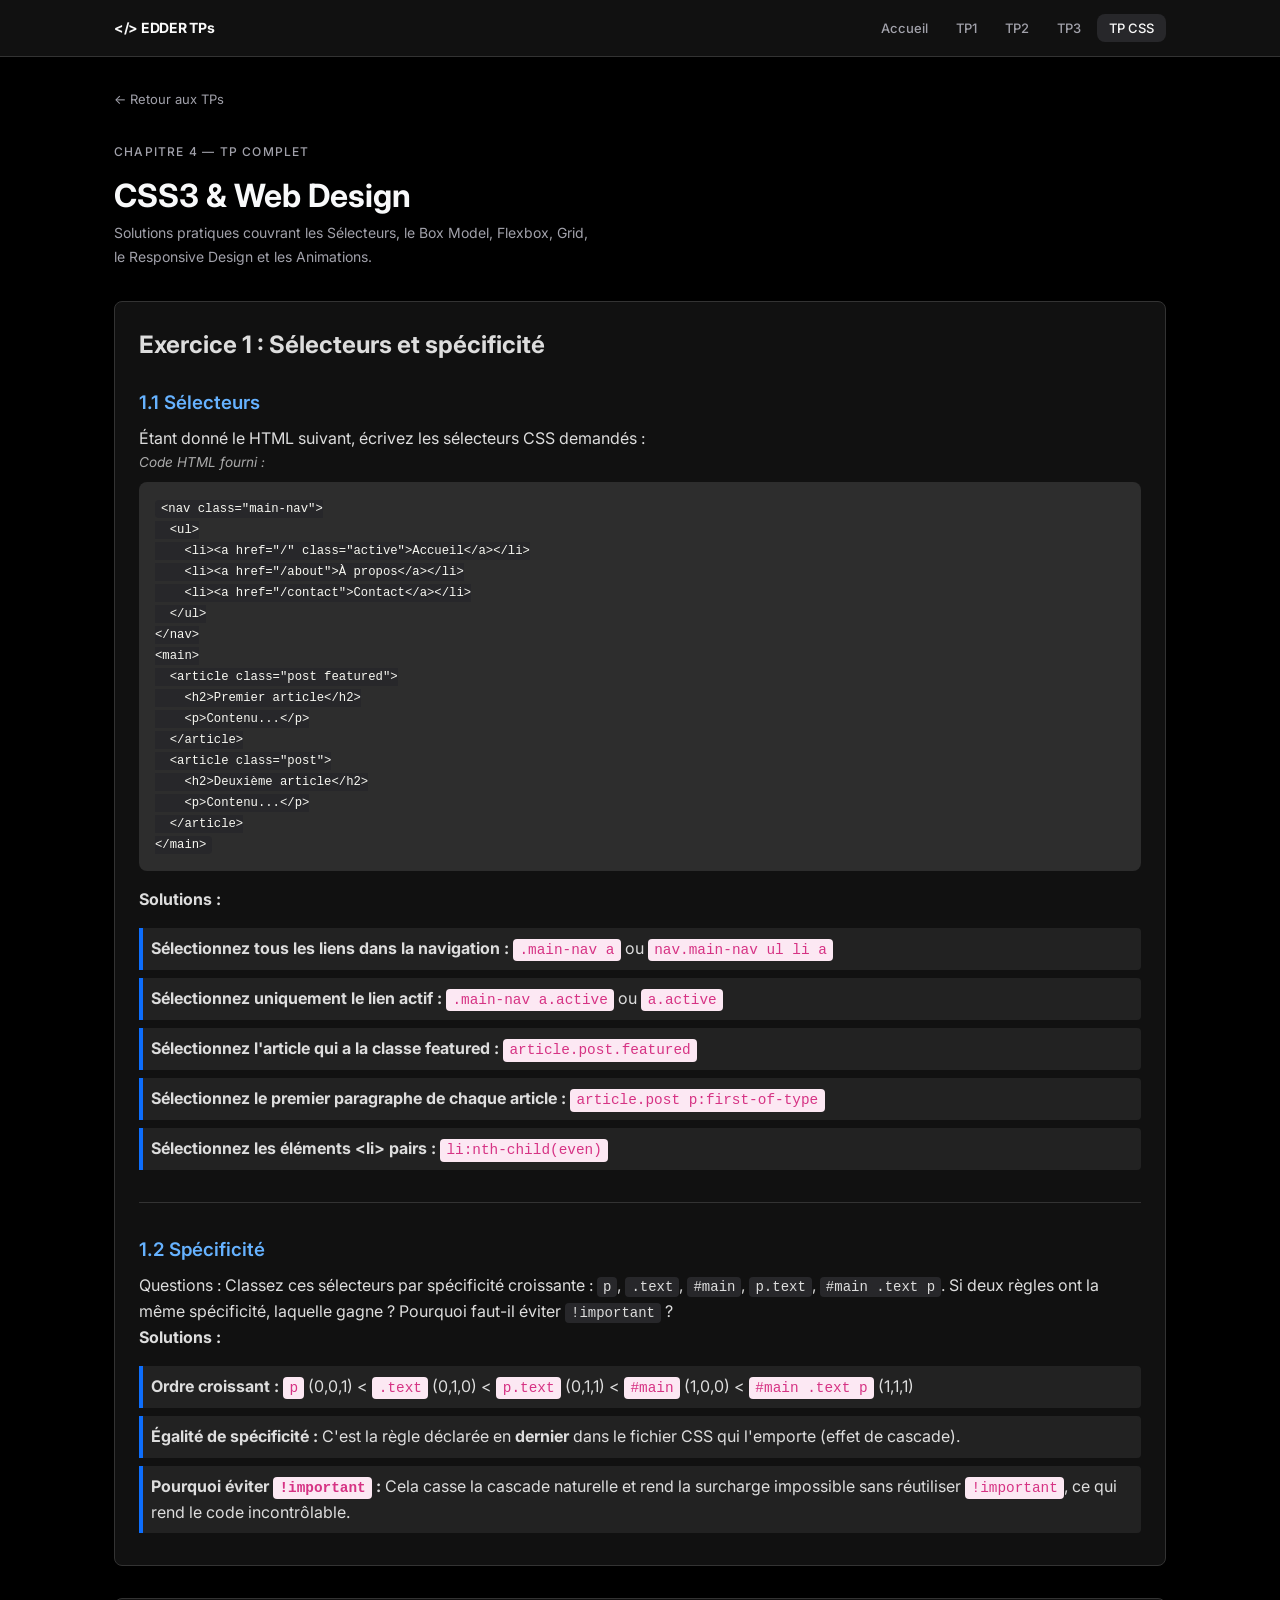
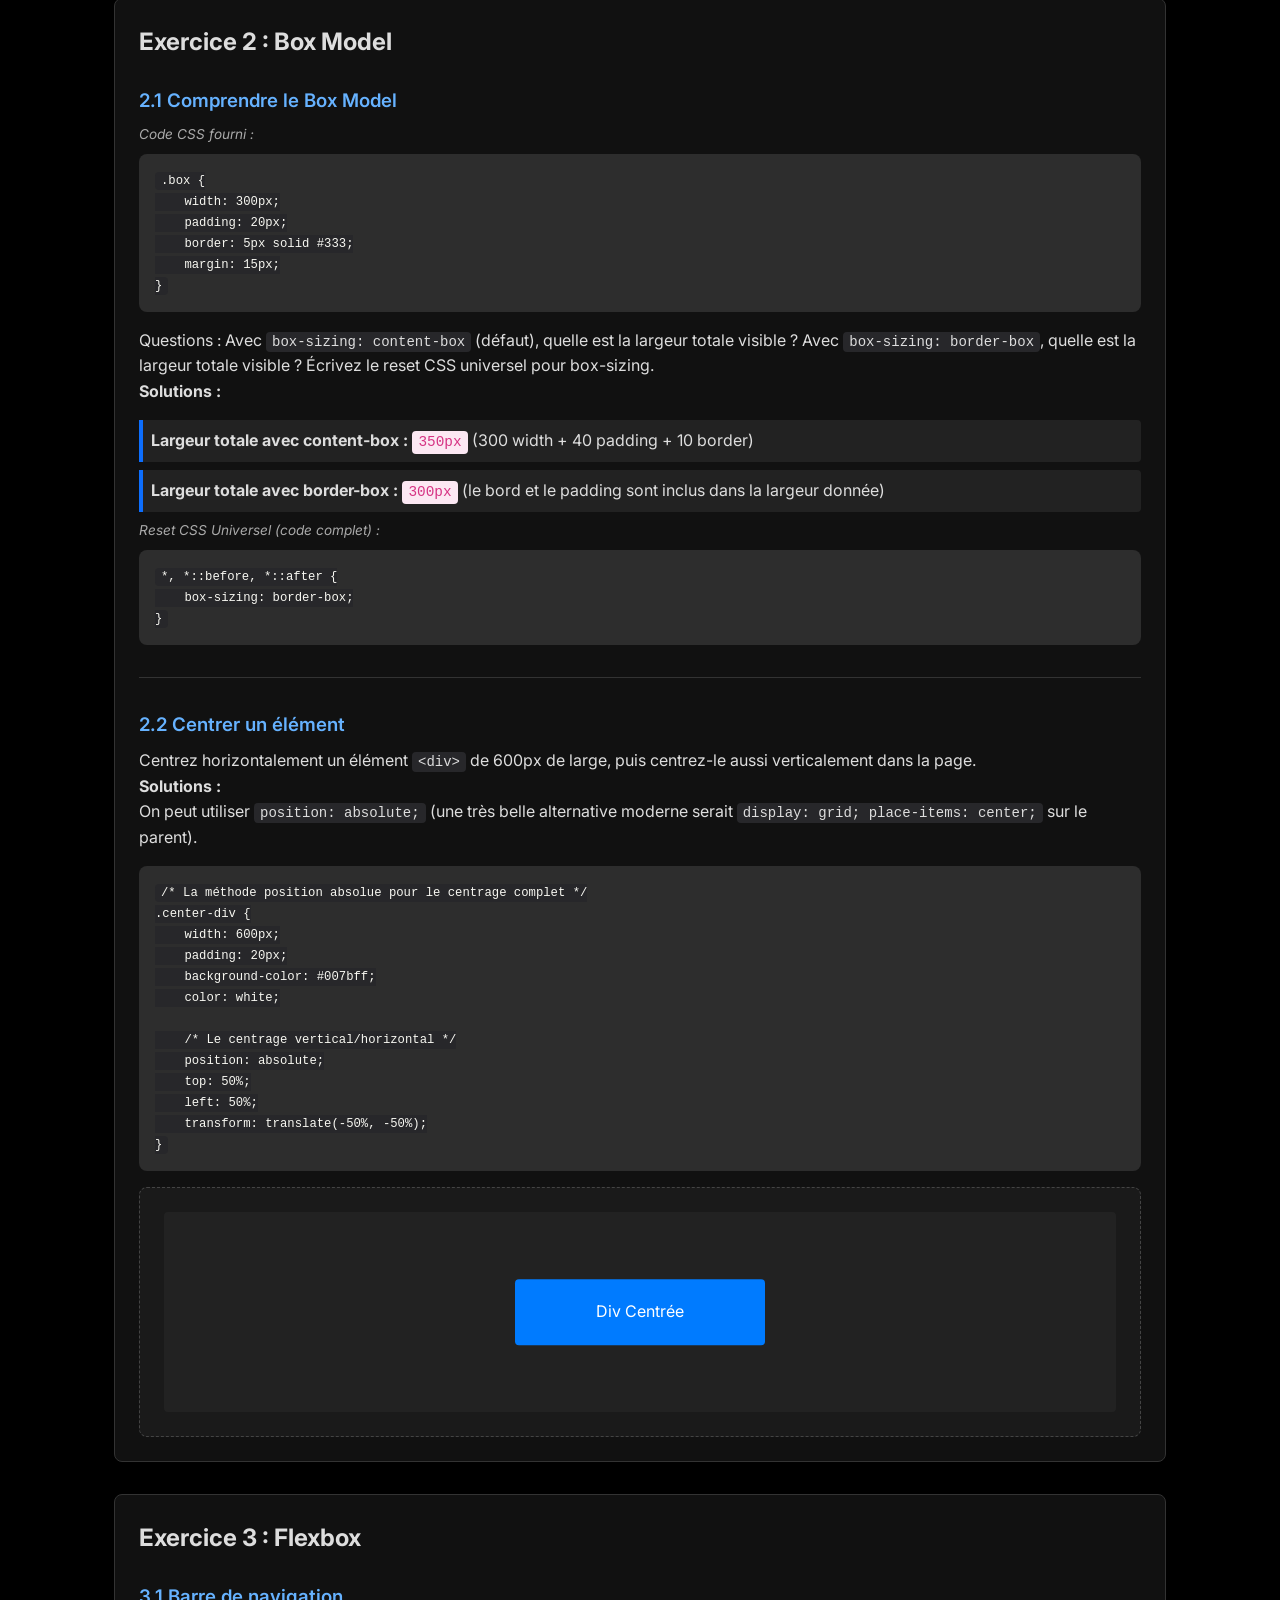
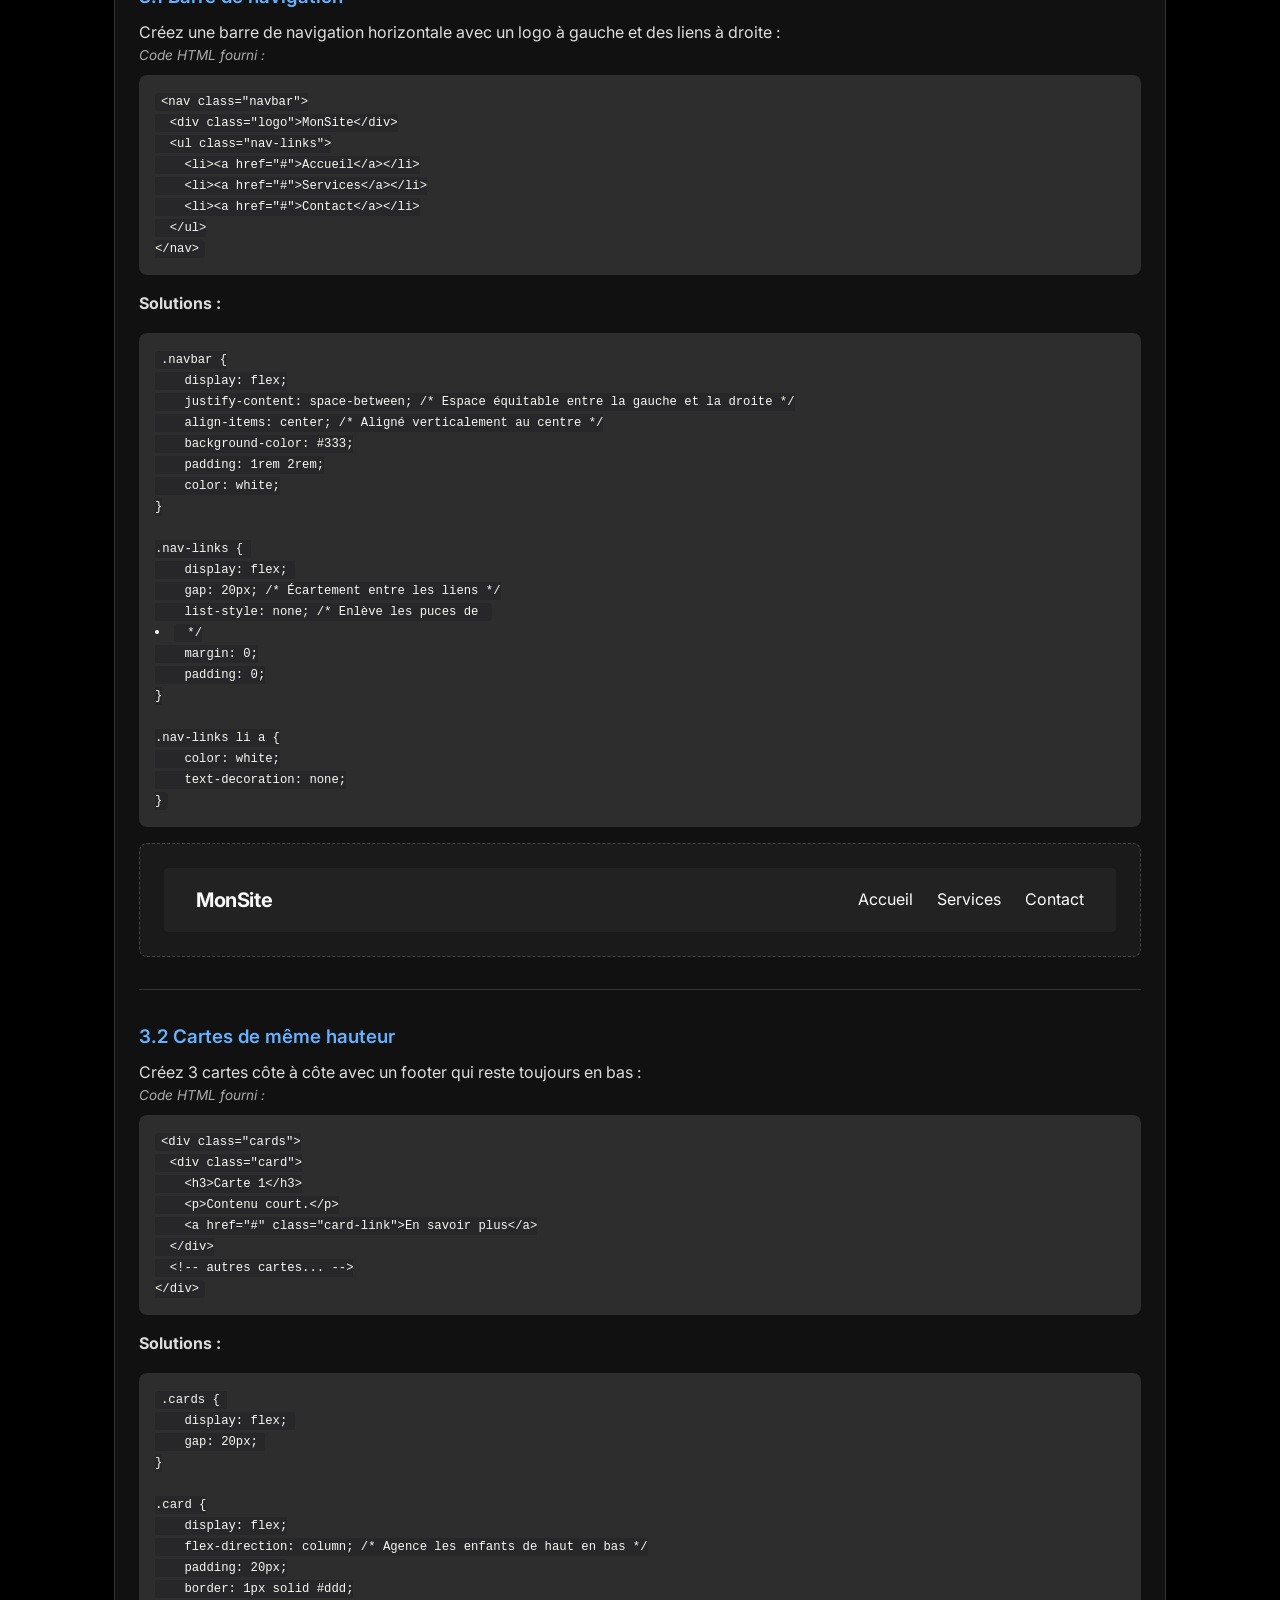
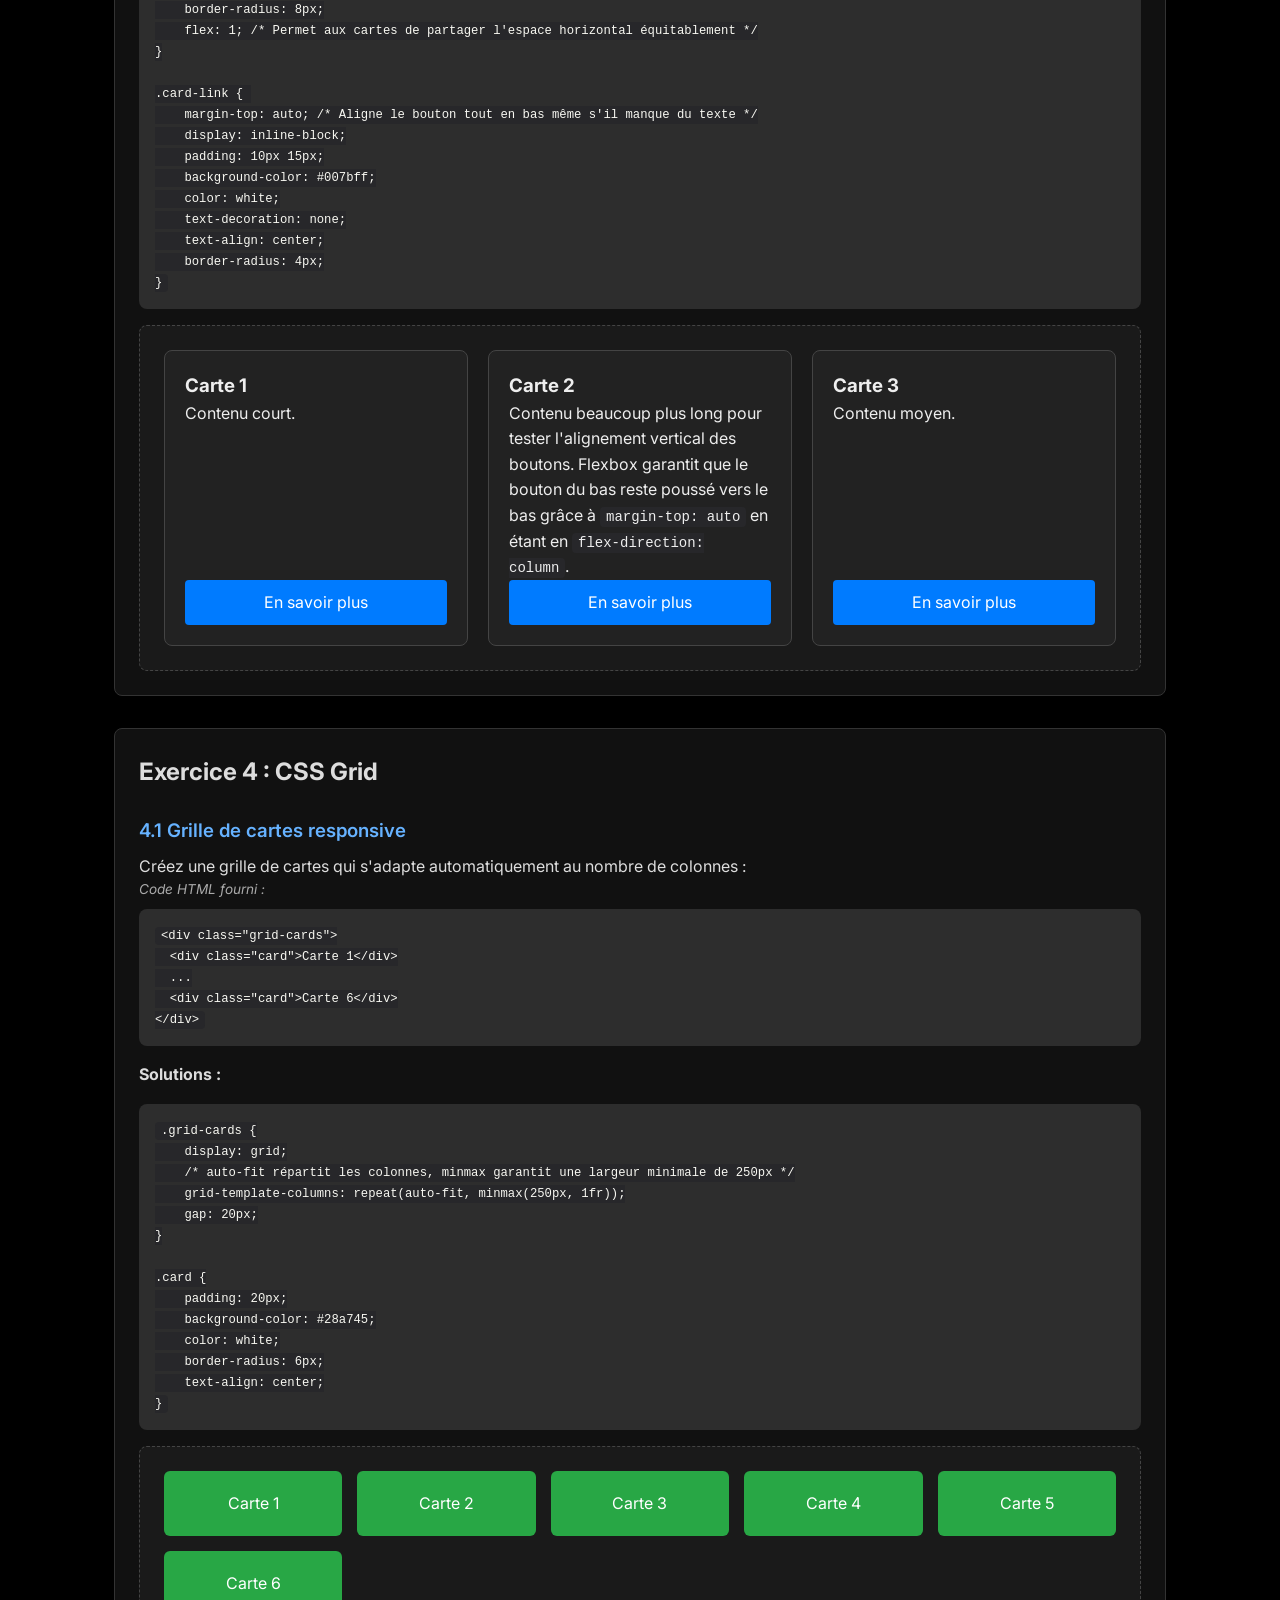
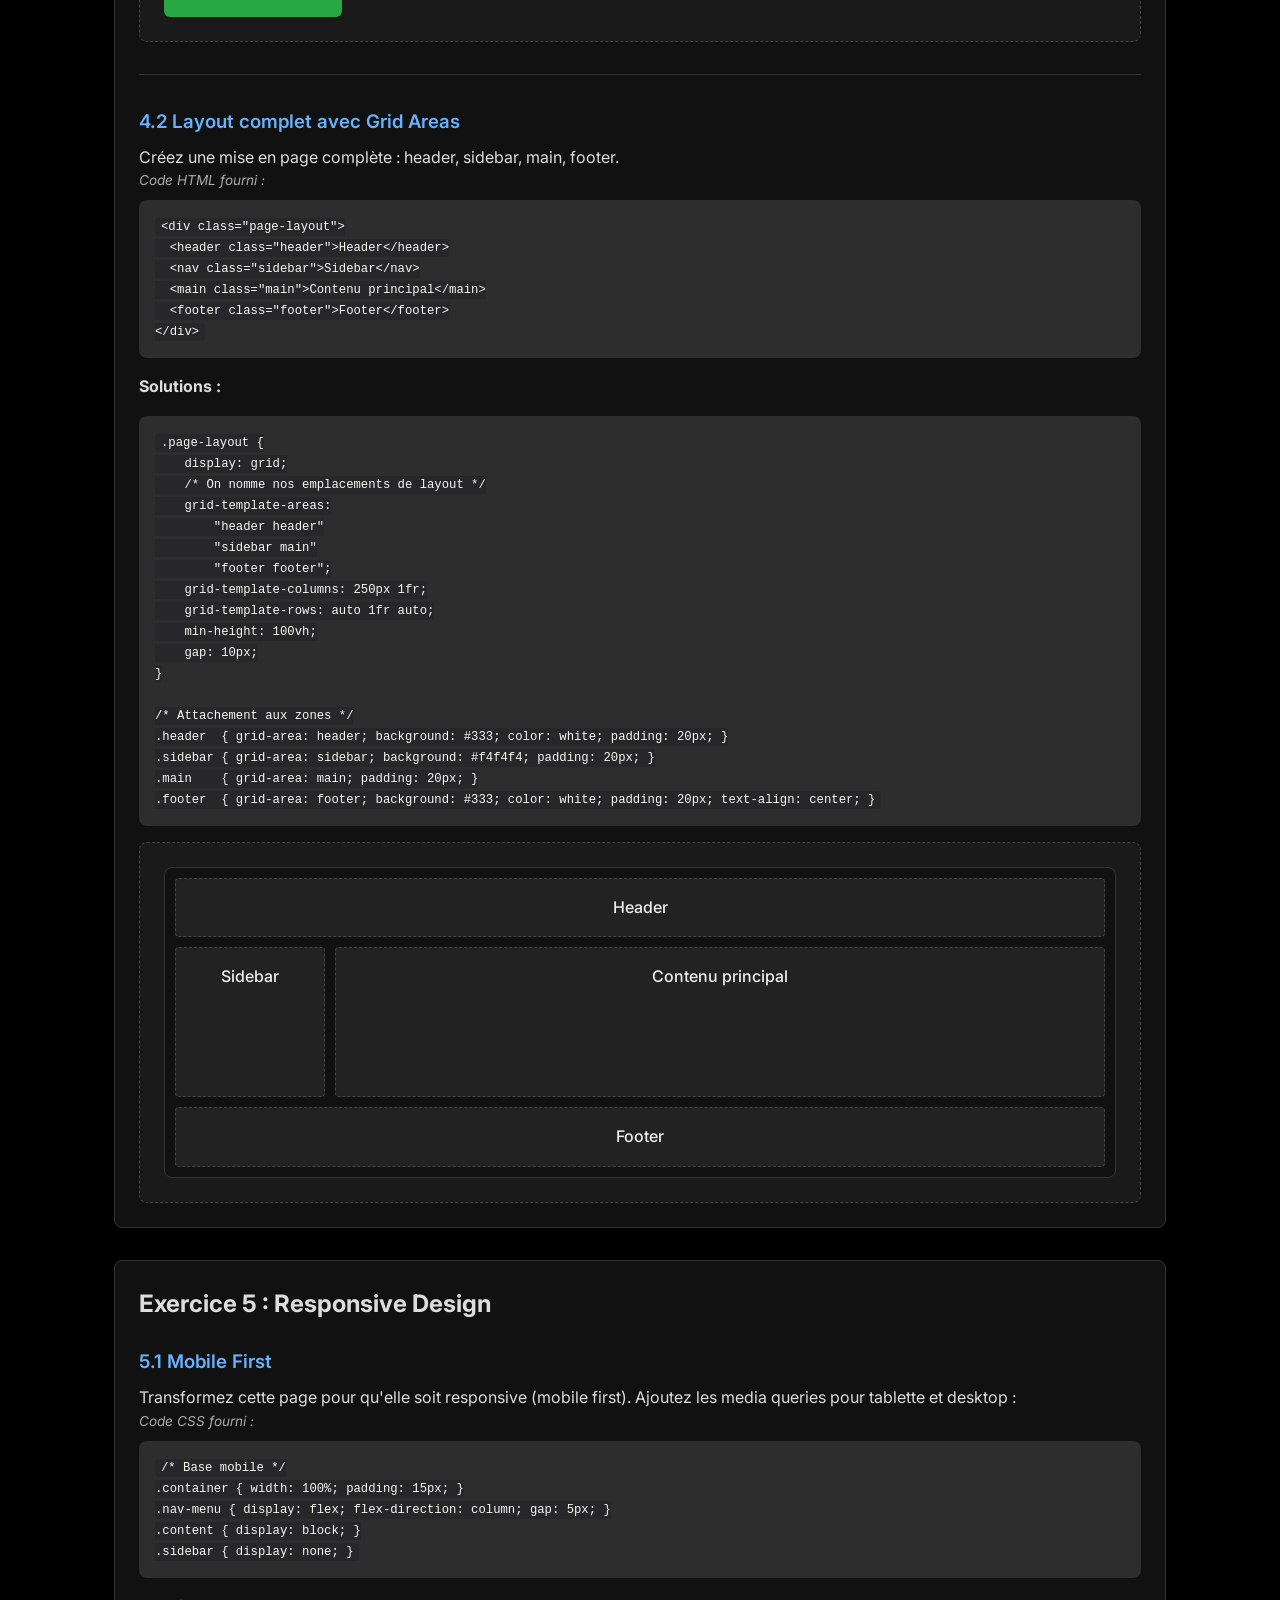
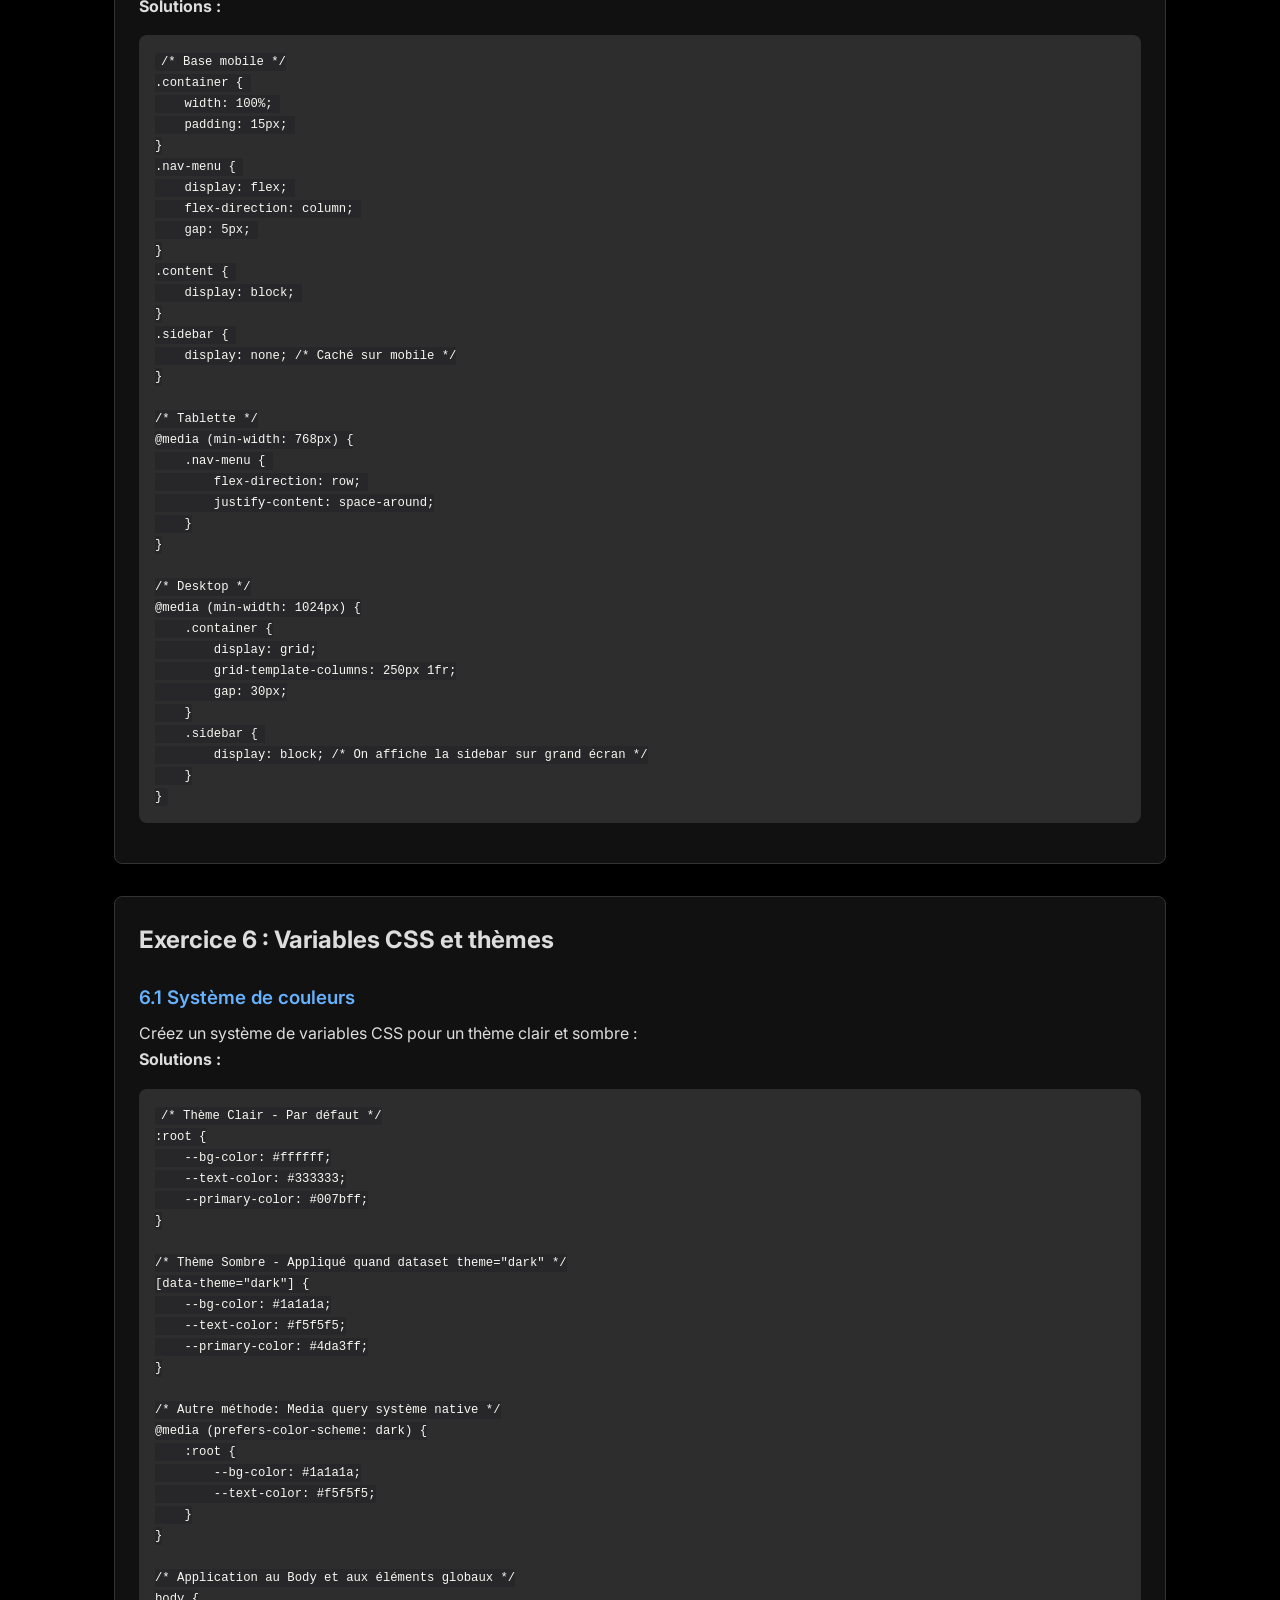
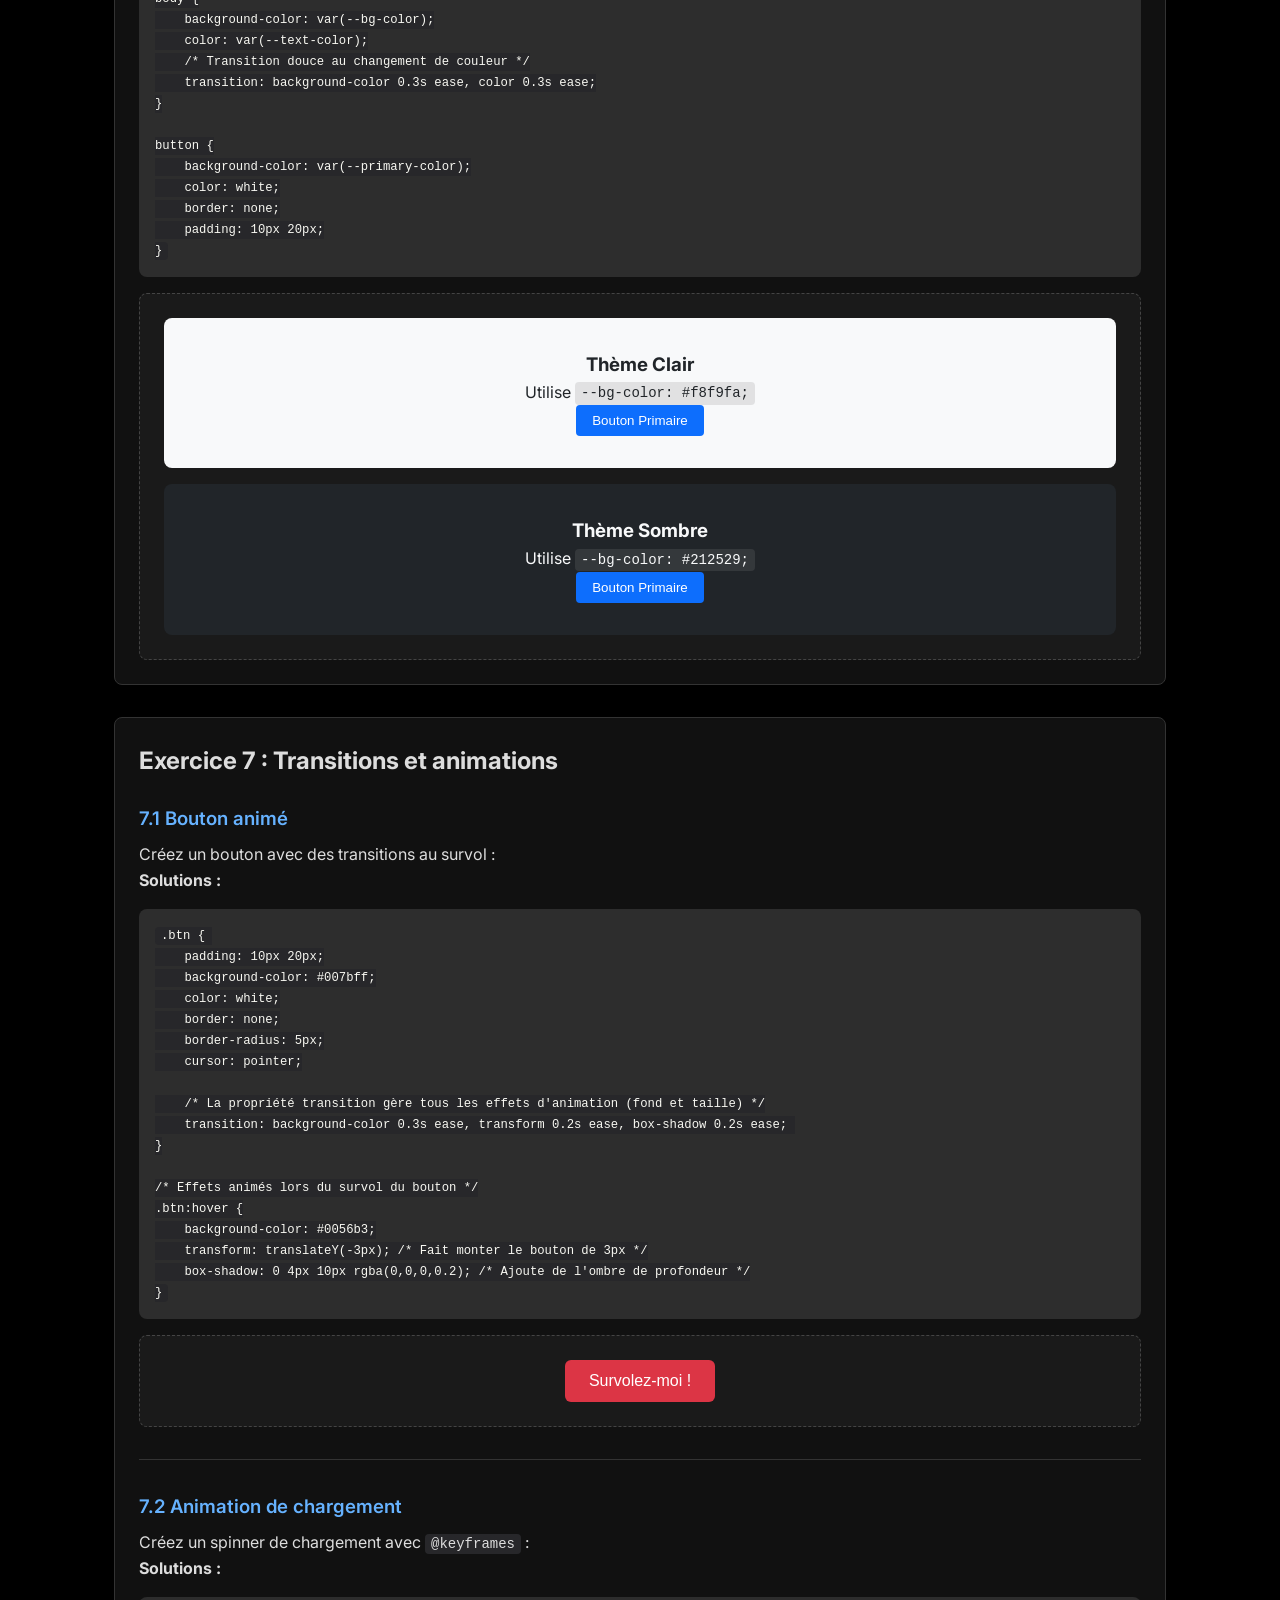
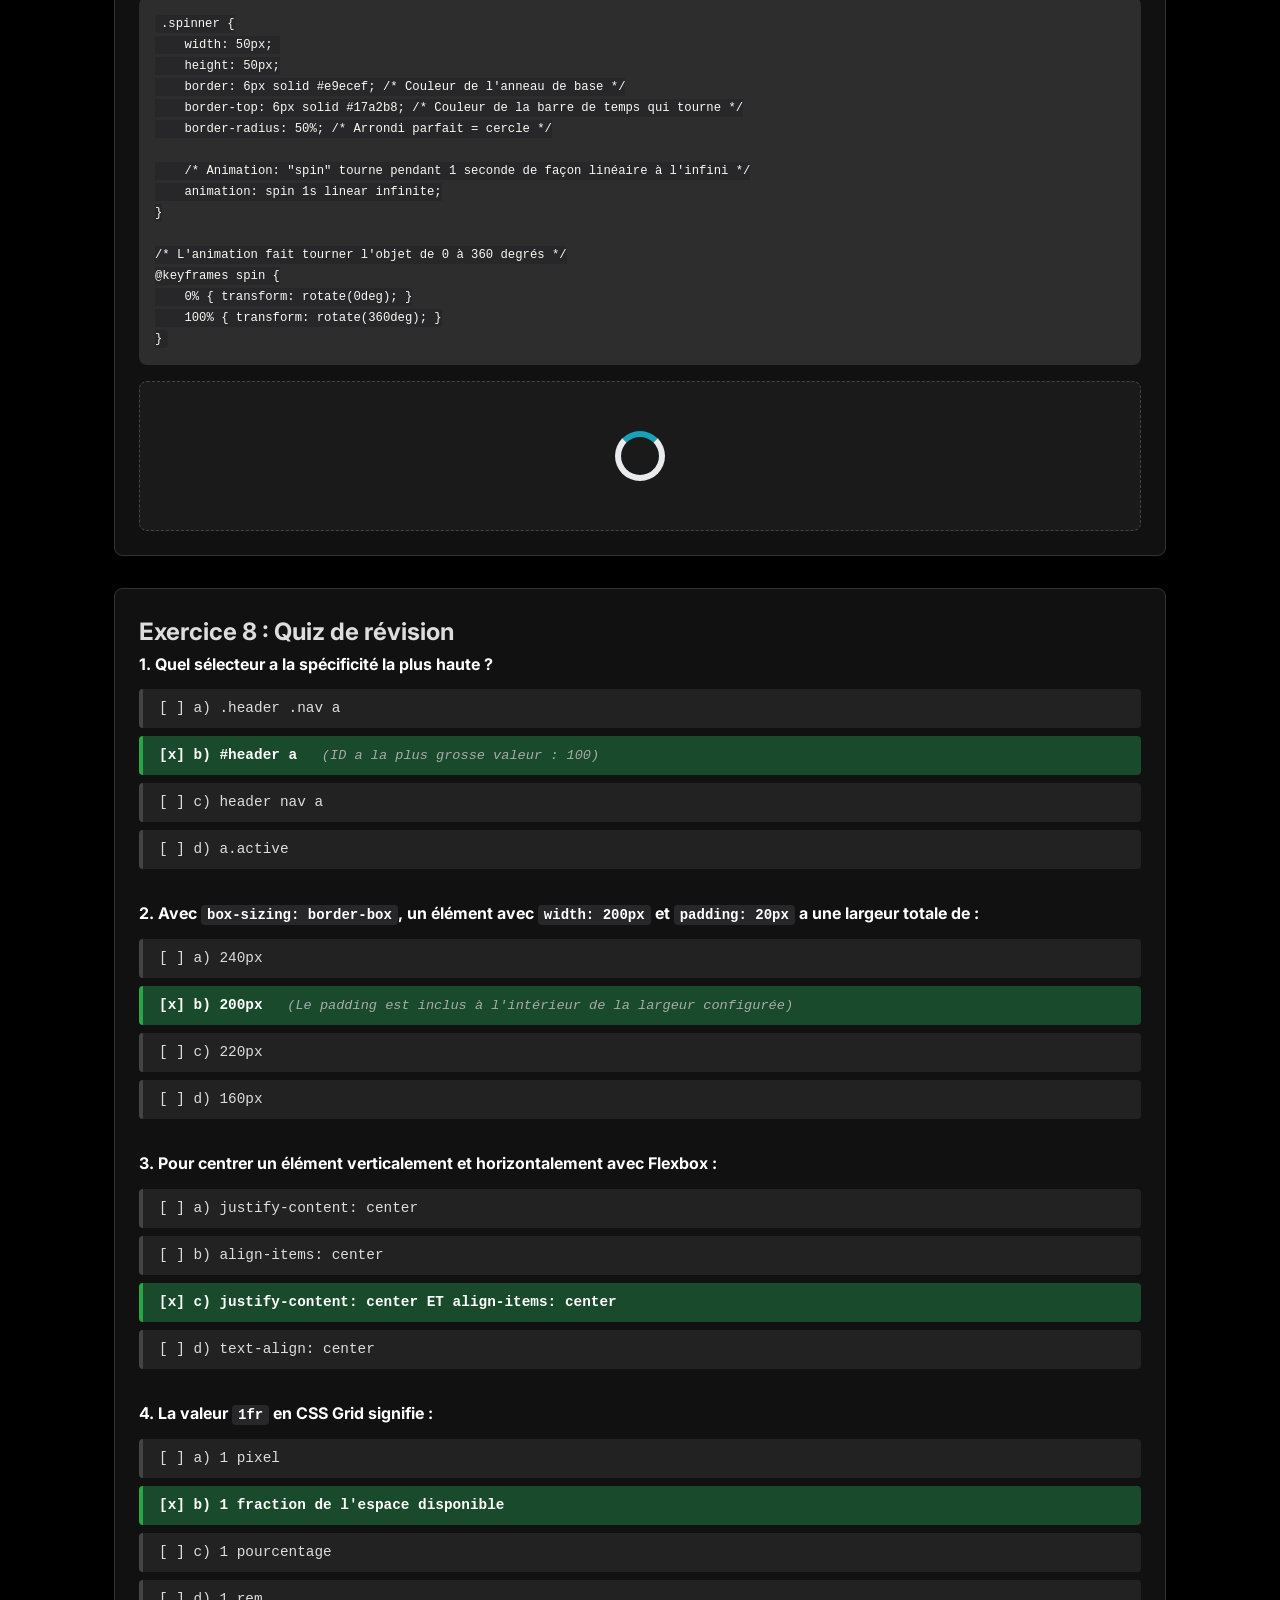
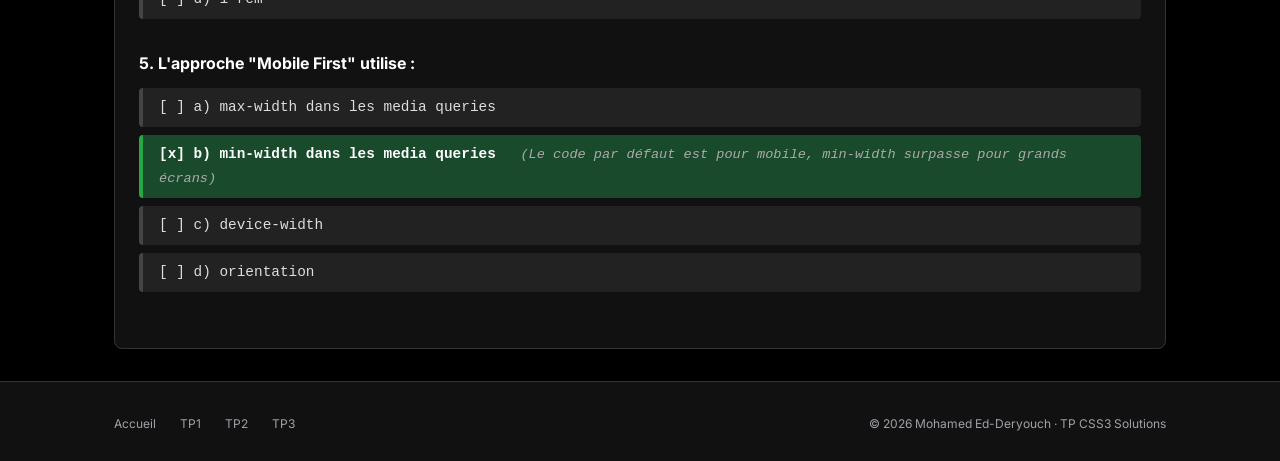
<file: tp_css/index.html>
<!DOCTYPE html>
<html lang="fr" data-theme="light">

<head>
    <meta charset="UTF-8">
    <meta name="viewport" content="width=device-width, initial-scale=1.0">
    <meta name="description" content="TP CSS3 — Solutions des Travaux Pratiques">
    <title>TP CSS3 — Solutions | TPs Web</title>
    <link rel="stylesheet" href="../css/style.css">
    <style>
        /* CSS reset & variables for TP exercises */
        body {
            background-color: #000 !important;
            color: #f8f9fa !important;
        }

        .site-header,
        .site-footer {
            background-color: #111 !important;
            border-color: #333 !important;
        }

        .tp-exercise {
            background: #111 !important;
            border: 1px solid #333 !important;
            border-radius: var(--radius, 8px);
            padding: 1.5rem;
            margin-bottom: 2rem;
            box-shadow: 0 1px 3px rgba(0, 0, 0, 0.5);
            color: #ddd !important;
        }

        .demo-box {
            padding: 1.5rem;
            border: 1px dashed #444 !important;
            border-radius: 8px;
            margin-top: 1rem;
            background-color: #1a1a1a !important;
            color: #fff !important;
            overflow: hidden;
            font-family: inherit;
        }

        .ex3-card {
            background: #222 !important;
            border-color: #444 !important;
            color: #eee !important;
        }

        .ex3-navbar {
            background: #222 !important;
            border-color: #444 !important;
        }

        .ex2-container {
            background: #222 !important;
        }

        .ex4-page-layout {
            background: #111 !important;
            border-color: #333 !important;
        }

        .ex4-page-layout>* {
            background: #222 !important;
            border-color: #444 !important;
            color: #eee !important;
        }

        .answer-list li {
            background: #222 !important;
            color: #ddd !important;
            border-left-color: #0d6efd !important;
        }

        hr {
            border-top-color: #333 !important;
        }

        .question-text {
            color: #66b2ff !important;
        }

        .code-caption {
            color: #aaa !important;
        }

        .question-text {
            font-weight: 600;
            color: var(--primary, #0056b3);
            margin-top: 1.5rem;
            margin-bottom: 0.5rem;
        }

        .code-caption {
            font-size: 0.85rem;
            color: #6c757d;
            margin-bottom: -0.5rem;
            font-style: italic;
        }

        pre {
            background-color: #2d2d2d;
            color: #f8f8f2;
            padding: 1rem;
            border-radius: var(--radius, 8px);
            overflow-x: auto;
            font-size: 0.875rem;
            margin: 1rem 0;
            line-height: 1.5;
        }

        code {
            font-family: Consolas, Monaco, "Andale Mono", monospace;
        }

        /* Exercice 2.2 : Box Model Centrage */
        .ex2-container {
            position: relative;
            height: 200px;
            background: #e9ecef;
            border-radius: 4px;
        }

        .ex2-center {
            width: 250px;
            padding: 20px;
            background: #007bff;
            color: white;
            text-align: center;
            border-radius: 4px;
            position: absolute;
            top: 50%;
            left: 50%;
            transform: translate(-50%, -50%);
        }

        /* Exercice 3.1 : Flexbox Navbar */
        .ex3-navbar {
            display: flex;
            justify-content: space-between;
            align-items: center;
            background: #333;
            color: #fff;
            padding: 1rem 2rem;
            border-radius: 4px;
        }

        .ex3-navbar .logo {
            font-weight: bold;
            font-size: 1.25rem;
        }

        .ex3-nav-links {
            display: flex;
            gap: 1.5rem;
            list-style: none;
            margin: 0;
            padding: 0;
        }

        .ex3-nav-links a {
            color: #fff;
            text-decoration: none;
        }

        .ex3-nav-links a:hover {
            text-decoration: underline;
        }

        /* Exercice 3.2 : Flexbox Cartes */
        .ex3-cards {
            display: flex;
            gap: 20px;
            flex-wrap: wrap;
        }

        .ex3-card {
            display: flex;
            flex-direction: column;
            padding: 20px;
            border: 1px solid #ddd;
            border-radius: 8px;
            flex: 1;
            min-width: 200px;
            background: #fff;
            color: #333;
        }

        .ex3-card h3 {
            margin-top: 0;
        }

        .ex3-card-link {
            margin-top: auto;
            display: inline-block;
            padding: 10px;
            background: #007bff;
            color: #fff !important;
            text-align: center;
            text-decoration: none;
            border-radius: 4px;
        }

        /* Exercice 4.1 : Grid Responsive */
        .ex4-grid-cards {
            display: grid;
            grid-template-columns: repeat(auto-fit, minmax(150px, 1fr));
            gap: 15px;
        }

        .ex4-card {
            background: #28a745;
            color: white;
            padding: 20px;
            text-align: center;
            border-radius: 6px;
        }

        /* Exercice 4.2 : CSS Grid Layout */
        .ex4-page-layout {
            display: grid;
            grid-template-areas:
                "header header"
                "sidebar main"
                "footer footer";
            grid-template-columns: 150px 1fr;
            grid-template-rows: auto 150px auto;
            gap: 10px;
            border: 1px solid #ccc;
            padding: 10px;
            border-radius: 8px;
            background: #f1f3f5;
        }

        .ex4-page-layout>* {
            padding: 1rem;
            background: #fff;
            border: 1px dashed #adb5bd;
            border-radius: 4px;
            text-align: center;
            font-weight: 500;
        }

        .header {
            grid-area: header;
        }

        .sidebar {
            grid-area: sidebar;
        }

        .main {
            grid-area: main;
        }

        .footer {
            grid-area: footer;
        }

        @media (max-width: 600px) {
            .ex4-page-layout {
                grid-template-areas:
                    "header"
                    "main"
                    "sidebar"
                    "footer";
                grid-template-columns: 1fr;
            }
        }

        /* Exercice 6 : Variables CSS & Thème */
        .ex6-container {
            padding: 2rem;
            border-radius: 8px;
            text-align: center;
        }

        .ex6-light {
            --bg-color: #f8f9fa;
            --text-color: #212529;
            --btn-bg: #0d6efd;
            background-color: var(--bg-color);
            color: var(--text-color) !important;
        }

        .ex6-light h3,
        .ex6-light p,
        .ex6-light code {
            color: #212529 !important;
        }

        .ex6-dark h3,
        .ex6-dark p,
        .ex6-dark code {
            color: #f8f9fa !important;
        }

        .ex6-dark {
            --bg-color: #212529;
            --text-color: #f8f9fa;
            --btn-bg: #0d6efd;
            background-color: var(--bg-color);
            color: var(--text-color) !important;
        }

        .ex6-container code {
            background-color: rgba(128, 128, 128, 0.2);
            padding: 0.2rem 0.4rem;
            border-radius: 4px;
        }

        .ex6-btn {
            background-color: var(--btn-bg);
            color: #fff;
            padding: 0.5rem 1rem;
            border: none;
            border-radius: 4px;
            cursor: pointer;
        }

        /* Exercice 7.1 : Bouton Animé */
        .ex7-btn {
            padding: 12px 24px;
            background-color: #dc3545;
            color: white;
            border: none;
            border-radius: 6px;
            font-size: 1rem;
            cursor: pointer;
            transition: background-color 0.3s ease, transform 0.2s ease, box-shadow 0.2s ease;
        }

        .ex7-btn:hover {
            background-color: #c82333;
            transform: translateY(-3px);
            box-shadow: 0 4px 10px rgba(0, 0, 0, 0.2);
        }

        /* Exercice 7.2 : Spinner */
        .ex7-spinner-container {
            display: flex;
            justify-content: center;
            align-items: center;
            height: 100px;
        }

        .ex7-spinner {
            width: 50px;
            height: 50px;
            border: 6px solid #e9ecef;
            border-top: 6px solid #17a2b8;
            border-radius: 50%;
            animation: spin 1s linear infinite;
        }

        @keyframes spin {
            0% {
                transform: rotate(0deg);
            }

            100% {
                transform: rotate(360deg);
            }
        }

        /* Ex 1 and Quiz Answers styling */
        .answer-list {
            list-style: none;
            padding-left: 0;
            margin-top: 1rem;
        }

        .answer-list li {
            margin-bottom: 0.5rem;
            padding: 0.5rem;
            background: #f8f9fa;
            border-left: 4px solid #007bff;
            border-radius: 0 4px 4px 0;
            color: #333;
        }

        .answer-list li code {
            color: #d63384;
            background-color: #fce8f3;
            padding: 0.2rem 0.4rem;
            border-radius: 4px;
            font-size: 0.9em;
        }

        hr {
            border: 0;
            border-top: 1px solid var(--border, #e2e8f0);
            margin: 2rem 0;
        }
    </style>
</head>

<body>
    <a href="#main-content" class="skip-link">Aller au contenu principal</a>

    <header class="site-header">
        <div class="container">
            <a href="../index.html" class="logo">&lt;/&gt; EDDER TPs</a>
            <button class="nav-toggle" aria-label="Ouvrir le menu" aria-expanded="false" id="navToggle">&#9776;</button>
            <nav aria-label="Navigation principale">
                <ul class="nav-list" id="navList">
                    <li><a href="../index.html">Accueil</a></li>
                    <li><a href="../tp1/index.html">TP1</a></li>
                    <li><a href="../tp2/index.html">TP2</a></li>
                    <li><a href="../tp3/index.html">TP3</a></li>
                    <li><a href="index.html" class="active">TP CSS</a></li>
                </ul>
            </nav>
        </div>
    </header>

    <main id="main-content">
        <div class="container">
            <a href="../index.html" class="back-link">&larr; Retour aux TPs</a>

            <div class="section-header" style="margin-bottom: 2rem;">
                <p class="overline">Chapitre 4 — TP Complet</p>
                <h1 style="font-size: clamp(1.5rem, 3vw, 2rem);">CSS3 &amp; Web Design</h1>
                <p>Solutions pratiques couvrant les Sélecteurs, le Box Model, Flexbox, Grid, le Responsive Design et les
                    Animations.</p>

            </div>

            <!-- Exercice 1 -->
            <div class="tp-exercise section">
                <h2>Exercice 1 : Sélecteurs et spécificité</h2>

                <h3 class="question-text">1.1 Sélecteurs</h3>
                <p>Étant donné le HTML suivant, écrivez les sélecteurs CSS demandés :</p>
                <p class="code-caption">Code HTML fourni :</p>
                <pre><code>&lt;nav class="main-nav"&gt;
  &lt;ul&gt;
    &lt;li&gt;&lt;a href="/" class="active"&gt;Accueil&lt;/a&gt;&lt;/li&gt;
    &lt;li&gt;&lt;a href="/about"&gt;À propos&lt;/a&gt;&lt;/li&gt;
    &lt;li&gt;&lt;a href="/contact"&gt;Contact&lt;/a&gt;&lt;/li&gt;
  &lt;/ul&gt;
&lt;/nav&gt;
&lt;main&gt;
  &lt;article class="post featured"&gt;
    &lt;h2&gt;Premier article&lt;/h2&gt;
    &lt;p&gt;Contenu...&lt;/p&gt;
  &lt;/article&gt;
  &lt;article class="post"&gt;
    &lt;h2&gt;Deuxième article&lt;/h2&gt;
    &lt;p&gt;Contenu...&lt;/p&gt;
  &lt;/article&gt;
&lt;/main&gt;</code></pre>

                <h4>Solutions :</h4>
                <ul class="answer-list">
                    <li><strong>Sélectionnez tous les liens dans la navigation :</strong> <code>.main-nav a</code> ou
                        <code>nav.main-nav ul li a</code>
                    </li>
                    <li><strong>Sélectionnez uniquement le lien actif :</strong> <code>.main-nav a.active</code> ou
                        <code>a.active</code>
                    </li>
                    <li><strong>Sélectionnez l'article qui a la classe featured :</strong>
                        <code>article.post.featured</code>
                    </li>
                    <li><strong>Sélectionnez le premier paragraphe de chaque article :</strong>
                        <code>article.post p:first-of-type</code>
                    </li>
                    <li><strong>Sélectionnez les éléments &lt;li&gt; pairs :</strong> <code>li:nth-child(even)</code>
                    </li>
                </ul>

                <hr>

                <h3 class="question-text">1.2 Spécificité</h3>
                <p>Questions : Classez ces sélecteurs par spécificité croissante : <code>p</code>, <code>.text</code>,
                    <code>#main</code>, <code>p.text</code>, <code>#main .text p</code>. Si deux règles ont la même
                    spécificité, laquelle gagne ? Pourquoi faut-il éviter <code>!important</code> ?
                </p>

                <h4>Solutions :</h4>
                <ul class="answer-list">
                    <li><strong>Ordre croissant :</strong> <code>p</code> (0,0,1) &lt; <code>.text</code> (0,1,0) &lt;
                        <code>p.text</code> (0,1,1) &lt; <code>#main</code> (1,0,0) &lt; <code>#main .text p</code>
                        (1,1,1)
                    </li>
                    <li><strong>Égalité de spécificité :</strong> C'est la règle déclarée en <strong>dernier</strong>
                        dans le fichier CSS qui l'emporte (effet de cascade).</li>
                    <li><strong>Pourquoi éviter <code>!important</code> :</strong> Cela casse la cascade naturelle et
                        rend la surcharge impossible sans réutiliser <code>!important</code>, ce qui rend le code
                        incontrôlable.</li>
                </ul>
            </div>

            <!-- Exercice 2 -->
            <div class="tp-exercise section">
                <h2>Exercice 2 : Box Model</h2>

                <h3 class="question-text">2.1 Comprendre le Box Model</h3>
                <p class="code-caption">Code CSS fourni :</p>
                <pre><code>.box {
    width: 300px;
    padding: 20px;
    border: 5px solid #333;
    margin: 15px;
}</code></pre>
                <p>Questions : Avec <code>box-sizing: content-box</code> (défaut), quelle est la largeur totale visible
                    ? Avec <code>box-sizing: border-box</code>, quelle est la largeur totale visible ? Écrivez le reset
                    CSS universel pour box-sizing.</p>

                <h4>Solutions :</h4>
                <ul class="answer-list">
                    <li><strong>Largeur totale avec content-box :</strong> <code>350px</code> (300 width + 40 padding +
                        10 border)</li>
                    <li><strong>Largeur totale avec border-box :</strong> <code>300px</code> (le bord et le padding sont
                        inclus dans la largeur donnée)</li>
                </ul>
                <p class="code-caption">Reset CSS Universel (code complet) :</p>
                <pre><code>*, *::before, *::after {
    box-sizing: border-box;
}</code></pre>

                <hr>

                <h3 class="question-text">2.2 Centrer un élément</h3>
                <p>Centrez horizontalement un élément <code>&lt;div&gt;</code> de 600px de large, puis centrez-le aussi
                    verticalement dans la page.</p>

                <h4>Solutions :</h4>
                <p>On peut utiliser <code>position: absolute;</code> (une très belle alternative moderne serait
                    <code>display: grid; place-items: center;</code> sur le parent).
                </p>
                <pre><code>/* La méthode position absolue pour le centrage complet */
.center-div {
    width: 600px;
    padding: 20px;
    background-color: #007bff;
    color: white;

    /* Le centrage vertical/horizontal */
    position: absolute;
    top: 50%;
    left: 50%;
    transform: translate(-50%, -50%);
}</code></pre>
                <div class="demo-box">
                    <div class="ex2-container">
                        <div class="ex2-center">
                            Div Centrée
                        </div>
                    </div>
                </div>
            </div>

            <!-- Exercice 3 -->
            <div class="tp-exercise section">
                <h2>Exercice 3 : Flexbox</h2>

                <h3 class="question-text">3.1 Barre de navigation</h3>
                <p>Créez une barre de navigation horizontale avec un logo à gauche et des liens à droite :</p>
                <p class="code-caption">Code HTML fourni :</p>
                <pre><code>&lt;nav class="navbar"&gt;
  &lt;div class="logo"&gt;MonSite&lt;/div&gt;
  &lt;ul class="nav-links"&gt;
    &lt;li&gt;&lt;a href="#"&gt;Accueil&lt;/a&gt;&lt;/li&gt;
    &lt;li&gt;&lt;a href="#"&gt;Services&lt;/a&gt;&lt;/li&gt;
    &lt;li&gt;&lt;a href="#"&gt;Contact&lt;/a&gt;&lt;/li&gt;
  &lt;/ul&gt;
&lt;/nav&gt;</code></pre>

                <h4>Solutions :</h4>
                <pre><code>.navbar {
    display: flex;
    justify-content: space-between; /* Espace équitable entre la gauche et la droite */
    align-items: center; /* Aligné verticalement au centre */
    background-color: #333;
    padding: 1rem 2rem;
    color: white;
}

.nav-links { 
    display: flex; 
    gap: 20px; /* Écartement entre les liens */
    list-style: none; /* Enlève les puces de <li> */
    margin: 0;
    padding: 0;
}

.nav-links li a {
    color: white;
    text-decoration: none;
}</code></pre>
                <div class="demo-box">
                    <nav class="ex3-navbar">
                        <div class="logo">MonSite</div>
                        <ul class="ex3-nav-links">
                            <li><a href="#">Accueil</a></li>
                            <li><a href="#">Services</a></li>
                            <li><a href="#">Contact</a></li>
                        </ul>
                    </nav>
                </div>

                <hr>

                <h3 class="question-text">3.2 Cartes de même hauteur</h3>
                <p>Créez 3 cartes côte à côte avec un footer qui reste toujours en bas :</p>
                <p class="code-caption">Code HTML fourni :</p>
                <pre><code>&lt;div class="cards"&gt;
  &lt;div class="card"&gt;
    &lt;h3&gt;Carte 1&lt;/h3&gt;
    &lt;p&gt;Contenu court.&lt;/p&gt;
    &lt;a href="#" class="card-link"&gt;En savoir plus&lt;/a&gt;
  &lt;/div&gt;
  &lt;!-- autres cartes... --&gt;
&lt;/div&gt;</code></pre>

                <h4>Solutions :</h4>
                <pre><code>.cards { 
    display: flex; 
    gap: 20px; 
}

.card {
    display: flex;
    flex-direction: column; /* Agence les enfants de haut en bas */
    padding: 20px;
    border: 1px solid #ddd;
    border-radius: 8px;
    flex: 1; /* Permet aux cartes de partager l'espace horizontal équitablement */
}

.card-link { 
    margin-top: auto; /* Aligne le bouton tout en bas même s'il manque du texte */
    display: inline-block;
    padding: 10px 15px;
    background-color: #007bff;
    color: white;
    text-decoration: none;
    text-align: center;
    border-radius: 4px;
}</code></pre>
                <div class="demo-box" style="margin-top:0;">
                    <div class="ex3-cards">
                        <div class="ex3-card">
                            <h3>Carte 1</h3>
                            <p>Contenu court.</p>
                            <a href="#" class="ex3-card-link">En savoir plus</a>
                        </div>
                        <div class="ex3-card">
                            <h3>Carte 2</h3>
                            <p>Contenu beaucoup plus long pour tester l'alignement vertical des boutons. Flexbox
                                garantit que le bouton du bas reste poussé vers le bas grâce à
                                <code>margin-top: auto</code> en étant en <code>flex-direction: column</code>.
                            </p>
                            <a href="#" class="ex3-card-link">En savoir plus</a>
                        </div>
                        <div class="ex3-card">
                            <h3>Carte 3</h3>
                            <p>Contenu moyen.</p>
                            <a href="#" class="ex3-card-link">En savoir plus</a>
                        </div>
                    </div>
                </div>
            </div>

            <!-- Exercice 4 -->
            <div class="tp-exercise section">
                <h2>Exercice 4 : CSS Grid</h2>

                <h3 class="question-text">4.1 Grille de cartes responsive</h3>
                <p>Créez une grille de cartes qui s'adapte automatiquement au nombre de colonnes :</p>
                <p class="code-caption">Code HTML fourni :</p>
                <pre><code>&lt;div class="grid-cards"&gt;
  &lt;div class="card"&gt;Carte 1&lt;/div&gt;
  ...
  &lt;div class="card"&gt;Carte 6&lt;/div&gt;
&lt;/div&gt;</code></pre>

                <h4>Solutions :</h4>
                <pre><code>.grid-cards {
    display: grid;
    /* auto-fit répartit les colonnes, minmax garantit une largeur minimale de 250px */
    grid-template-columns: repeat(auto-fit, minmax(250px, 1fr));
    gap: 20px;
}

.card {
    padding: 20px;
    background-color: #28a745;
    color: white;
    border-radius: 6px;
    text-align: center;
}</code></pre>
                <div class="demo-box">
                    <div class="ex4-grid-cards">
                        <div class="ex4-card">Carte 1</div>
                        <div class="ex4-card">Carte 2</div>
                        <div class="ex4-card">Carte 3</div>
                        <div class="ex4-card">Carte 4</div>
                        <div class="ex4-card">Carte 5</div>
                        <div class="ex4-card">Carte 6</div>
                    </div>
                </div>

                <hr>

                <h3 class="question-text">4.2 Layout complet avec Grid Areas</h3>
                <p>Créez une mise en page complète : header, sidebar, main, footer.</p>
                <p class="code-caption">Code HTML fourni :</p>
                <pre><code>&lt;div class="page-layout"&gt;
  &lt;header class="header"&gt;Header&lt;/header&gt;
  &lt;nav class="sidebar"&gt;Sidebar&lt;/nav&gt;
  &lt;main class="main"&gt;Contenu principal&lt;/main&gt;
  &lt;footer class="footer"&gt;Footer&lt;/footer&gt;
&lt;/div&gt;</code></pre>

                <h4>Solutions :</h4>
                <pre><code>.page-layout {
    display: grid;
    /* On nomme nos emplacements de layout */
    grid-template-areas:
        "header header"
        "sidebar main"
        "footer footer";
    grid-template-columns: 250px 1fr;
    grid-template-rows: auto 1fr auto;
    min-height: 100vh;
    gap: 10px;
}

/* Attachement aux zones */
.header  { grid-area: header; background: #333; color: white; padding: 20px; }
.sidebar { grid-area: sidebar; background: #f4f4f4; padding: 20px; }
.main    { grid-area: main; padding: 20px; }
.footer  { grid-area: footer; background: #333; color: white; padding: 20px; text-align: center; }</code></pre>
                <div class="demo-box" style="margin-top:0;">
                    <div class="ex4-page-layout">
                        <header class="header">Header</header>
                        <nav class="sidebar">Sidebar</nav>
                        <main class="main">Contenu principal</main>
                        <footer class="footer">Footer</footer>
                    </div>
                </div>
            </div>

            <!-- Exercice 5 -->
            <div class="tp-exercise section">
                <h2>Exercice 5 : Responsive Design</h2>

                <h3 class="question-text">5.1 Mobile First</h3>
                <p>Transformez cette page pour qu'elle soit responsive (mobile first). Ajoutez les media queries pour
                    tablette et desktop :</p>
                <p class="code-caption">Code CSS fourni :</p>
                <pre><code>/* Base mobile */
.container { width: 100%; padding: 15px; }
.nav-menu { display: flex; flex-direction: column; gap: 5px; }
.content { display: block; }
.sidebar { display: none; }</code></pre>

                <h4>Solutions :</h4>
                <pre><code>/* Base mobile */
.container { 
    width: 100%; 
    padding: 15px; 
}
.nav-menu { 
    display: flex; 
    flex-direction: column; 
    gap: 5px; 
}
.content { 
    display: block; 
}
.sidebar { 
    display: none; /* Caché sur mobile */
}

/* Tablette */
@media (min-width: 768px) {
    .nav-menu { 
        flex-direction: row; 
        justify-content: space-around;
    }
}

/* Desktop */
@media (min-width: 1024px) {
    .container {
        display: grid;
        grid-template-columns: 250px 1fr;
        gap: 30px;
    }
    .sidebar { 
        display: block; /* On affiche la sidebar sur grand écran */
    }
}</code></pre>
            </div>

            <!-- Exercice 6 -->
            <div class="tp-exercise section">
                <h2>Exercice 6 : Variables CSS et thèmes</h2>

                <h3 class="question-text">6.1 Système de couleurs</h3>
                <p>Créez un système de variables CSS pour un thème clair et sombre :</p>

                <h4>Solutions :</h4>
                <pre><code>/* Thème Clair - Par défaut */
:root {
    --bg-color: #ffffff;
    --text-color: #333333;
    --primary-color: #007bff;
}

/* Thème Sombre - Appliqué quand dataset theme="dark" */
[data-theme="dark"] {
    --bg-color: #1a1a1a;
    --text-color: #f5f5f5;
    --primary-color: #4da3ff;
}

/* Autre méthode: Media query système native */
@media (prefers-color-scheme: dark) {
    :root {
        --bg-color: #1a1a1a;
        --text-color: #f5f5f5;
    }
}

/* Application au Body et aux éléments globaux */
body {
    background-color: var(--bg-color);
    color: var(--text-color);
    /* Transition douce au changement de couleur */
    transition: background-color 0.3s ease, color 0.3s ease;
}

button {
    background-color: var(--primary-color);
    color: white;
    border: none;
    padding: 10px 20px;
}</code></pre>
                <div class="demo-box">
                    <div class="ex6-container ex6-light" style="margin-bottom:1rem;">
                        <h3>Thème Clair</h3>
                        <p>Utilise <code>--bg-color: #f8f9fa;</code></p>
                        <button class="ex6-btn">Bouton Primaire</button>
                    </div>
                    <div class="ex6-container ex6-dark">
                        <h3>Thème Sombre</h3>
                        <p>Utilise <code>--bg-color: #212529;</code></p>
                        <button class="ex6-btn">Bouton Primaire</button>
                    </div>
                </div>
            </div>

            <!-- Exercice 7 -->
            <div class="tp-exercise section">
                <h2>Exercice 7 : Transitions et animations</h2>

                <h3 class="question-text">7.1 Bouton animé</h3>
                <p>Créez un bouton avec des transitions au survol :</p>

                <h4>Solutions :</h4>
                <pre><code>.btn { 
    padding: 10px 20px;
    background-color: #007bff;
    color: white;
    border: none;
    border-radius: 5px;
    cursor: pointer;

    /* La propriété transition gère tous les effets d'animation (fond et taille) */
    transition: background-color 0.3s ease, transform 0.2s ease, box-shadow 0.2s ease; 
}

/* Effets animés lors du survol du bouton */
.btn:hover {
    background-color: #0056b3;
    transform: translateY(-3px); /* Fait monter le bouton de 3px */
    box-shadow: 0 4px 10px rgba(0,0,0,0.2); /* Ajoute de l'ombre de profondeur */
}</code></pre>
                <div class="demo-box" style="text-align: center;">
                    <button class="ex7-btn">Survolez-moi !</button>
                </div>

                <hr>

                <h3 class="question-text">7.2 Animation de chargement</h3>
                <p>Créez un spinner de chargement avec <code>@keyframes</code> :</p>

                <h4>Solutions :</h4>
                <pre><code>.spinner {
    width: 50px; 
    height: 50px;
    border: 6px solid #e9ecef; /* Couleur de l'anneau de base */
    border-top: 6px solid #17a2b8; /* Couleur de la barre de temps qui tourne */
    border-radius: 50%; /* Arrondi parfait = cercle */

    /* Animation: "spin" tourne pendant 1 seconde de façon linéaire à l'infini */
    animation: spin 1s linear infinite;
}

/* L'animation fait tourner l'objet de 0 à 360 degrés */
@keyframes spin {
    0% { transform: rotate(0deg); }
    100% { transform: rotate(360deg); }
}</code></pre>
                <div class="demo-box">
                    <div class="ex7-spinner-container">
                        <div class="ex7-spinner"></div>
                    </div>
                </div>
            </div>

            <!-- Exercice 8 -->
            <div class="tp-exercise section">
                <h2>Exercice 8 : Quiz de révision</h2>

                <style>
                    .quiz-question {
                        margin-bottom: 2rem;
                    }

                    .quiz-question h4 {
                        margin-bottom: 0.75rem;
                        color: #fff;
                    }

                    .quiz-options {
                        list-style: none;
                        padding: 0;
                        margin: 0;
                    }

                    .quiz-options li {
                        padding: 0.5rem 1rem;
                        margin-bottom: 0.5rem;
                        background: #222;
                        border-left: 4px solid #444;
                        border-radius: 4px;
                        color: #ddd;
                        font-family: Consolas, Monaco, "Andale Mono", monospace;
                        font-size: 0.9rem;
                    }

                    .quiz-options li.correct-answer {
                        background: #194a2b;
                        /* dark green */
                        border-left-color: #28a745;
                        color: #fff;
                        font-weight: bold;
                    }

                    .explanation {
                        font-size: 0.85rem;
                        color: #aaa;
                        margin-left: 1rem;
                        font-weight: normal;
                        font-family: inherit;
                        font-style: italic;
                    }
                </style>

                <div class="quiz-question">
                    <h4>1. Quel sélecteur a la spécificité la plus haute ?</h4>
                    <ul class="quiz-options">
                        <li>[ ] a) .header .nav a</li>
                        <li class="correct-answer">[x] b) #header a <span class="explanation">(ID a la plus grosse
                                valeur : 100)</span></li>
                        <li>[ ] c) header nav a</li>
                        <li>[ ] d) a.active</li>
                    </ul>
                </div>

                <div class="quiz-question">
                    <h4>2. Avec <code>box-sizing: border-box</code>, un élément avec <code>width: 200px</code> et
                        <code>padding: 20px</code> a une largeur totale de :
                    </h4>
                    <ul class="quiz-options">
                        <li>[ ] a) 240px</li>
                        <li class="correct-answer">[x] b) 200px <span class="explanation">(Le padding est inclus à
                                l'intérieur de la largeur configurée)</span></li>
                        <li>[ ] c) 220px</li>
                        <li>[ ] d) 160px</li>
                    </ul>
                </div>

                <div class="quiz-question">
                    <h4>3. Pour centrer un élément verticalement et horizontalement avec Flexbox :</h4>
                    <ul class="quiz-options">
                        <li>[ ] a) justify-content: center</li>
                        <li>[ ] b) align-items: center</li>
                        <li class="correct-answer">[x] c) justify-content: center ET align-items: center</li>
                        <li>[ ] d) text-align: center</li>
                    </ul>
                </div>

                <div class="quiz-question">
                    <h4>4. La valeur <code>1fr</code> en CSS Grid signifie :</h4>
                    <ul class="quiz-options">
                        <li>[ ] a) 1 pixel</li>
                        <li class="correct-answer">[x] b) 1 fraction de l'espace disponible</li>
                        <li>[ ] c) 1 pourcentage</li>
                        <li>[ ] d) 1 rem</li>
                    </ul>
                </div>

                <div class="quiz-question">
                    <h4>5. L'approche "Mobile First" utilise :</h4>
                    <ul class="quiz-options">
                        <li>[ ] a) max-width dans les media queries</li>
                        <li class="correct-answer">[x] b) min-width dans les media queries <span class="explanation">(Le
                                code par défaut est pour mobile, min-width surpasse pour grands écrans)</span></li>
                        <li>[ ] c) device-width</li>
                        <li>[ ] d) orientation</li>
                    </ul>
                </div>
            </div>

        </div>
    </main>

    <footer class="site-footer">
        <div class="container">
            <nav class="footer-links" aria-label="Navigation secondaire">
                <a href="../index.html">Accueil</a>
                <a href="../tp1/index.html">TP1</a>
                <a href="../tp2/index.html">TP2</a>
                <a href="../tp3/index.html">TP3</a>
            </nav>
            <p>&copy; 2026 Mohamed Ed-Deryouch &middot; TP CSS3 Solutions</p>
        </div>
    </footer>

    <script>
        document.getElementById('navToggle').addEventListener('click', function () {
            var list = document.getElementById('navList');
            var expanded = this.getAttribute('aria-expanded') === 'true';
            this.setAttribute('aria-expanded', String(!expanded));
            list.classList.toggle('active');
            this.innerHTML = expanded ? '&#9776;' : '&#10005;';
        });
    </script>
</body>

</html>
</file>
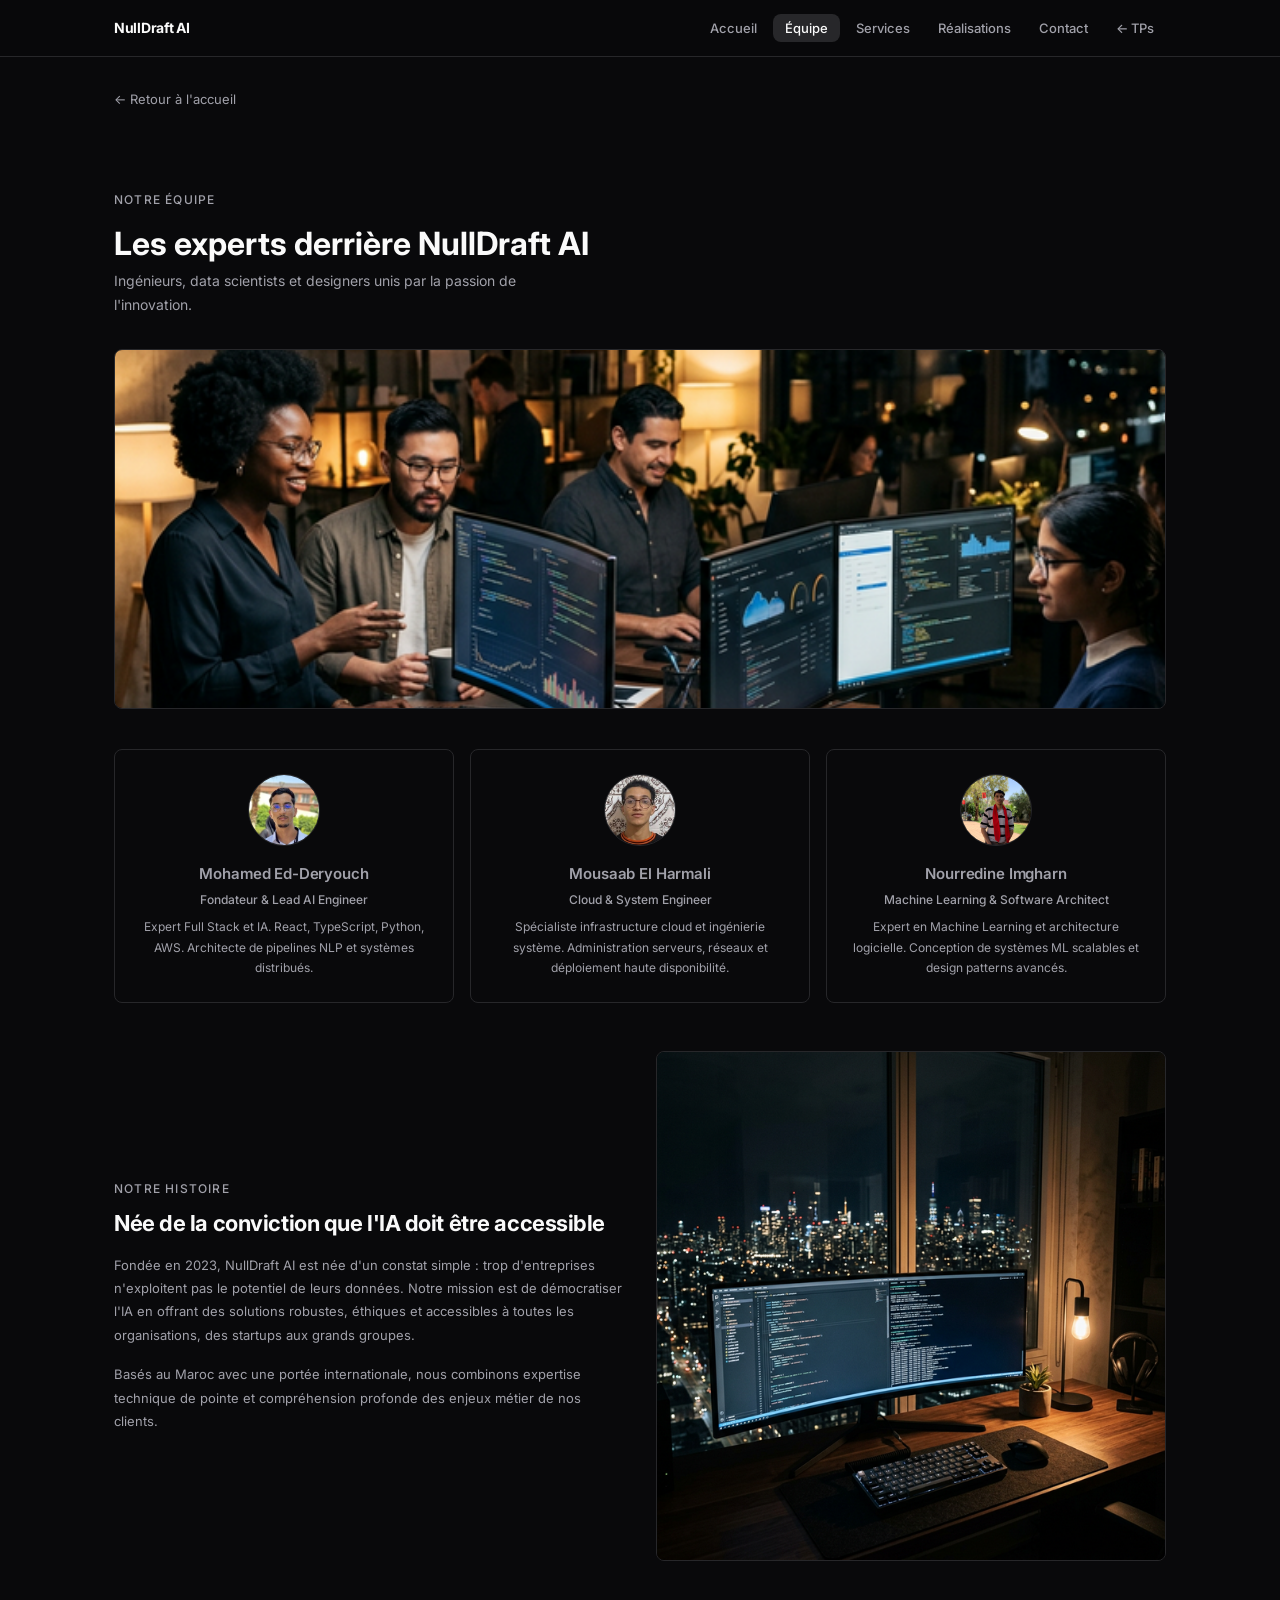
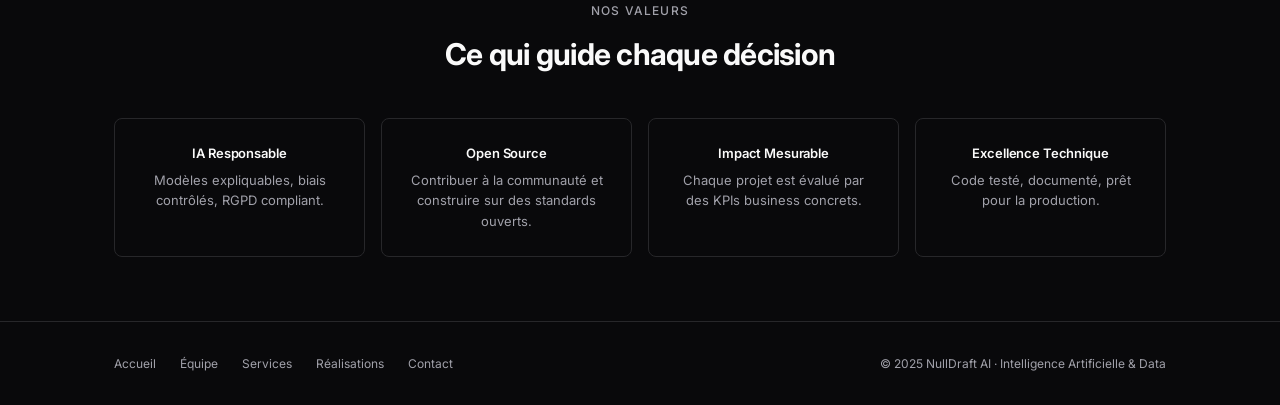
<file: tp3/about.html>
<!DOCTYPE html>
<html lang="fr">

<head>
    <meta charset="UTF-8">
    <meta name="viewport" content="width=device-width, initial-scale=1.0">
    <meta name="description" content="NullDraft AI — Notre équipe d'experts en IA, ML et Data Engineering.">
    <meta property="og:title" content="NullDraft AI — Équipe">
    <meta property="og:type" content="website">
    <title>Équipe — NullDraft AI</title>
    <link rel="stylesheet" href="../css/style.css">
    <style>
        .team-hero-img {
            border-radius: var(--radius);
            border: 1px solid var(--border);
            width: 100%;
            max-height: 360px;
            object-fit: cover;
            margin-bottom: 2.5rem;
        }

        .team-member {
            text-align: center;
            padding: 1.5rem;
        }

        .team-member figure {
            margin: 0;
        }

        .team-member .avatar {
            width: 4.5rem;
            height: 4.5rem;
            border-radius: 9999px;
            margin: 0 auto 1rem;
            display: flex;
            align-items: center;
            justify-content: center;
            font-size: 1rem;
            font-weight: 700;
            background: var(--muted);
            color: var(--muted-foreground);
            border: 1px solid var(--border);
        }

        .team-member h3 {
            font-size: 0.9375rem;
            margin-bottom: 0.25rem;
        }

        .team-member .role {
            font-size: 0.75rem;
            color: var(--muted-foreground);
            font-weight: 500;
            margin-bottom: 0.5rem;
        }

        .team-member .bio {
            font-size: 0.75rem;
            color: var(--muted-foreground);
            line-height: 1.7;
        }

        .split-about {
            display: grid;
            grid-template-columns: 1fr 1fr;
            gap: 2rem;
            align-items: center;
            margin-bottom: 2.5rem;
        }

        .split-about img {
            border-radius: var(--radius);
            border: 1px solid var(--border);
            width: 100%;
        }

        @media (max-width: 768px) {
            .split-about {
                grid-template-columns: 1fr;
            }
        }
    </style>
</head>

<body>
    <a href="#main-content" class="skip-link">Aller au contenu principal</a>

    <header class="site-header">
        <div class="container">
            <a href="index.html" class="logo">NullDraft AI</a>
            <button class="nav-toggle" aria-label="Ouvrir le menu" aria-expanded="false" id="navToggle">&#9776;</button>
            <nav aria-label="Navigation principale">
                <ul class="nav-list" id="navList">
                    <li><a href="index.html">Accueil</a></li>
                    <li><a href="about.html" class="active">Équipe</a></li>
                    <li><a href="services.html">Services</a></li>
                    <li><a href="gallery.html">Réalisations</a></li>
                    <li><a href="contact.html">Contact</a></li>
                    <li><a href="../index.html" class="btn btn-sm btn-ghost">&larr; TPs</a></li>
                </ul>
            </nav>
        </div>
    </header>

    <main id="main-content">
        <div class="container">
            <a href="index.html" class="back-link">&larr; Retour à l'accueil</a>

            <div class="section-header" style="margin-bottom: 2rem; margin-top: 3rem;">
                <p class="overline">Notre Équipe</p>
                <h1 style="font-size: clamp(1.5rem, 3vw, 2rem);">Les experts derrière NullDraft AI</h1>
                <p>Ingénieurs, data scientists et designers unis par la passion de l'innovation.</p>
            </div>

            <!-- Team hero photo -->
            <img src="images/team-photo.png" alt="L'équipe NullDraft AI au travail dans nos bureaux"
                class="team-hero-img">

            <!-- Team members -->
            <div class="cards-grid"
                style="grid-template-columns: repeat(auto-fit, minmax(240px, 1fr)); margin-bottom: 3rem;">
                <article class="card team-member">
                    <figure>
                        <img src="images/ceo.jpg" alt="Photo de Mohamed Ed-Deryouch" class="avatar"
                            style="object-fit: cover;">
                        <figcaption>
                            <h3>Mohamed Ed-Deryouch</h3>
                            <p class="role">Fondateur &amp; Lead AI Engineer</p>
                            <p class="bio">Expert Full Stack et IA. React, TypeScript, Python, AWS. Architecte de
                                pipelines NLP et systèmes distribués.</p>
                        </figcaption>
                    </figure>
                </article>

                <article class="card team-member">
                    <figure>
                        <img src="images/cto.jpg" alt="Photo de Mousaab El Harmali" class="avatar"
                            style="object-fit: cover;">
                        <figcaption>
                            <h3>Mousaab El Harmali</h3>
                            <p class="role">Cloud &amp; System Engineer</p>
                            <p class="bio">Spécialiste infrastructure cloud et ingénierie système. Administration
                                serveurs, réseaux et déploiement haute disponibilité.</p>
                        </figcaption>
                    </figure>
                </article>

                <article class="card team-member">
                    <figure>
                        <img src="images/cto.jpeg" alt="Photo de Nourredine Imgharn" class="avatar"
                            style="object-fit: cover;">
                        <figcaption>
                            <h3>Nourredine Imgharn</h3>
                            <p class="role">Machine Learning &amp; Software Architect</p>
                            <p class="bio">Expert en Machine Learning et architecture logicielle. Conception de systèmes
                                ML scalables et design patterns avancés.</p>
                        </figcaption>
                    </figure>
                </article>
            </div>

            <!-- Our story split section -->
            <section class="split-about">
                <div>
                    <p class="overline"
                        style="margin-bottom: 0.5rem; font-size: 0.75rem; font-weight: 500; text-transform: uppercase; letter-spacing: 0.1em; color: var(--muted-foreground);">
                        Notre Histoire</p>
                    <h2 style="font-size: 1.375rem; font-weight: 700; letter-spacing: -0.02em; margin-bottom: 0.75rem;">
                        Née de la conviction que l'IA doit être accessible</h2>
                    <p
                        style="color: var(--muted-foreground); font-size: 0.8125rem; line-height: 1.8; margin-bottom: 1rem;">
                        Fondée en 2023, NullDraft AI est née d'un constat simple : trop d'entreprises n'exploitent pas
                        le potentiel de leurs données. Notre mission est de démocratiser l'IA en offrant des solutions
                        robustes, éthiques et accessibles à toutes les organisations, des startups aux grands groupes.
                    </p>
                    <p style="color: var(--muted-foreground); font-size: 0.8125rem; line-height: 1.8;">Basés au Maroc
                        avec une portée internationale, nous combinons expertise technique de pointe et compréhension
                        profonde des enjeux métier de nos clients.</p>
                </div>
                <img src="images/office-workspace.png" alt="Espace de travail moderne de NullDraft AI">
            </section>

            <!-- Values -->
            <section class="section" style="padding-top: 0;">
                <div class="section-header centered">
                    <p class="overline">Nos Valeurs</p>
                    <h2>Ce qui guide chaque décision</h2>
                </div>
                <div class="cards-grid" style="grid-template-columns: repeat(auto-fit, minmax(200px, 1fr));">
                    <div class="card" style="text-align:center;">
                        <h3 style="font-size:0.8125rem;">IA Responsable</h3>
                        <p>Modèles expliquables, biais contrôlés, RGPD compliant.</p>
                    </div>
                    <div class="card" style="text-align:center;">
                        <h3 style="font-size:0.8125rem;">Open Source</h3>
                        <p>Contribuer à la communauté et construire sur des standards ouverts.</p>
                    </div>
                    <div class="card" style="text-align:center;">
                        <h3 style="font-size:0.8125rem;">Impact Mesurable</h3>
                        <p>Chaque projet est évalué par des KPIs business concrets.</p>
                    </div>
                    <div class="card" style="text-align:center;">
                        <h3 style="font-size:0.8125rem;">Excellence Technique</h3>
                        <p>Code testé, documenté, prêt pour la production.</p>
                    </div>
                </div>
            </section>
        </div>
    </main>

    <footer class="site-footer">
        <div class="container">
            <nav class="footer-links" aria-label="Plan du site">
                <a href="index.html">Accueil</a>
                <a href="about.html">Équipe</a>
                <a href="services.html">Services</a>
                <a href="gallery.html">Réalisations</a>
                <a href="contact.html">Contact</a>
            </nav>
            <p>&copy; 2025 NullDraft AI &middot; Intelligence Artificielle &amp; Data</p>
        </div>
    </footer>

    <script>
        document.getElementById('navToggle').addEventListener('click', function () {
            var list = document.getElementById('navList');
            var expanded = this.getAttribute('aria-expanded') === 'true';
            this.setAttribute('aria-expanded', String(!expanded));
            list.classList.toggle('active');
            this.innerHTML = expanded ? '&#9776;' : '&#10005;';
        });
    </script>
</body>

</html>
</file>
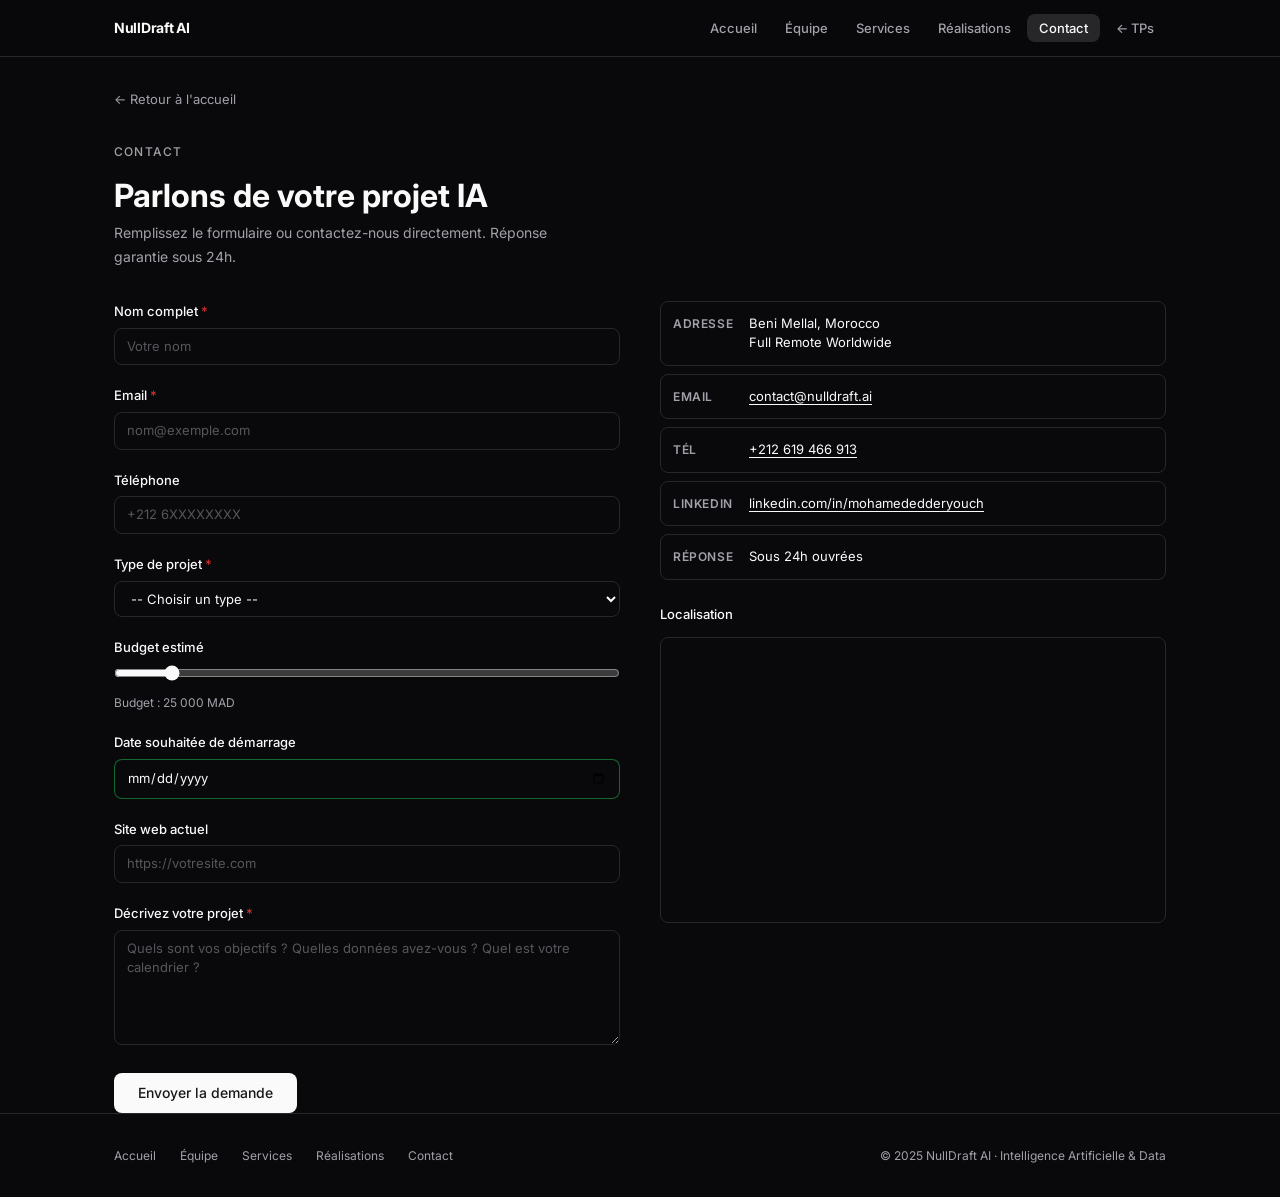
<file: tp3/contact.html>
<!DOCTYPE html>
<html lang="fr">

<head>
    <meta charset="UTF-8">
    <meta name="viewport" content="width=device-width, initial-scale=1.0">
    <meta name="description" content="NullDraft AI — Contactez notre équipe pour discuter de votre projet IA.">
    <meta property="og:title" content="NullDraft AI — Contact">
    <meta property="og:type" content="website">
    <title>Contact — NullDraft AI</title>
    <link rel="stylesheet" href="../css/style.css">
</head>

<body>
    <a href="#main-content" class="skip-link">Aller au contenu principal</a>

    <header class="site-header">
        <div class="container">
            <a href="index.html" class="logo">NullDraft AI</a>
            <button class="nav-toggle" aria-label="Ouvrir le menu" aria-expanded="false" id="navToggle">&#9776;</button>
            <nav aria-label="Navigation principale">
                <ul class="nav-list" id="navList">
                    <li><a href="index.html">Accueil</a></li>
                    <li><a href="about.html">Équipe</a></li>
                    <li><a href="services.html">Services</a></li>
                    <li><a href="gallery.html">Réalisations</a></li>
                    <li><a href="contact.html" class="active">Contact</a></li>
                    <li><a href="../index.html" class="btn btn-sm btn-ghost">&larr; TPs</a></li>
                </ul>
            </nav>
        </div>
    </header>

    <main id="main-content">
        <div class="container">
            <a href="index.html" class="back-link">&larr; Retour à l'accueil</a>

            <div class="section-header" style="margin-bottom: 2rem;">
                <p class="overline">Contact</p>
                <h1 style="font-size: clamp(1.5rem, 3vw, 2rem);">Parlons de votre projet IA</h1>
                <p>Remplissez le formulaire ou contactez-nous directement. Réponse garantie sous 24h.</p>
            </div>

            <div class="contact-grid">
                <section aria-labelledby="form-title">
                    <h2 id="form-title" class="sr-only">Formulaire de contact</h2>
                    <form id="contactForm">
                        <div class="form-group">
                            <label for="contactName">Nom complet <span class="required">*</span></label>
                            <input type="text" id="contactName" name="name" required placeholder="Votre nom"
                                autocomplete="name">
                        </div>

                        <div class="form-group">
                            <label for="contactEmail">Email <span class="required">*</span></label>
                            <input type="email" id="contactEmail" name="email" required placeholder="nom@exemple.com"
                                autocomplete="email">
                        </div>

                        <div class="form-group">
                            <label for="contactPhone">Téléphone</label>
                            <input type="tel" id="contactPhone" name="phone" placeholder="+212 6XXXXXXXX"
                                autocomplete="tel">
                        </div>

                        <div class="form-group">
                            <label for="contactSubject">Type de projet <span class="required">*</span></label>
                            <select id="contactSubject" name="subject" required>
                                <option value="">-- Choisir un type --</option>
                                <option value="nlp">NLP &amp; LLMs</option>
                                <option value="cv">Computer Vision</option>
                                <option value="data">Data Engineering</option>
                                <option value="mlops">MLOps &amp; Cloud</option>
                                <option value="web">Application Web</option>
                                <option value="audit">Audit &amp; Conseil</option>
                                <option value="autre">Autre</option>
                            </select>
                        </div>

                        <div class="form-group">
                            <label for="contactBudget">Budget estimé</label>
                            <input type="range" id="contactBudget" name="budget" min="5000" max="200000" step="5000"
                                value="25000">
                            <p class="form-hint">Budget : <span id="budgetValue">25 000</span> MAD</p>
                        </div>

                        <div class="form-group">
                            <label for="contactDate">Date souhaitée de démarrage</label>
                            <input type="date" id="contactDate" name="startDate">
                        </div>

                        <div class="form-group">
                            <label for="contactUrl">Site web actuel</label>
                            <input type="url" id="contactUrl" name="website" placeholder="https://votresite.com"
                                autocomplete="url">
                        </div>



                        <div class="form-group">
                            <label for="contactMessage">Décrivez votre projet <span class="required">*</span></label>
                            <textarea id="contactMessage" name="message" rows="5" required
                                placeholder="Quels sont vos objectifs ? Quelles données avez-vous ? Quel est votre calendrier ?"
                                maxlength="2000"></textarea>
                        </div>

                        <button type="submit" class="btn btn-primary btn-lg">Envoyer la demande</button>
                    </form>
                </section>

                <aside>
                    <div class="contact-info-list">
                        <div class="contact-info-item">
                            <span class="icon-label">Adresse</span>
                            <p>Beni Mellal, Morocco<br>Full Remote Worldwide</p>
                        </div>
                        <div class="contact-info-item">
                            <span class="icon-label">Email</span>
                            <p><a href="mailto:contact@nulldraft.ai">contact@nulldraft.ai</a></p>
                        </div>
                        <div class="contact-info-item">
                            <span class="icon-label">Tél</span>
                            <p><a href="tel:+212619466913">+212 619 466 913</a></p>
                        </div>
                        <div class="contact-info-item">
                            <span class="icon-label">LinkedIn</span>
                            <p><a href="https://linkedin.com/in/mohamededderyouch" target="_blank"
                                    rel="noopener">linkedin.com/in/mohamededderyouch</a></p>
                        </div>
                        <div class="contact-info-item">
                            <span class="icon-label">Réponse</span>
                            <p>Sous 24h ouvrées</p>
                        </div>
                    </div>

                    <div style="margin-top: 1.5rem;">
                        <p style="font-size: 0.8125rem; font-weight: 500; margin-bottom: 0.75rem;">Localisation</p>
                        <div class="responsive-iframe">
                            <iframe
                                src="https://www.google.com/maps/embed?pb=!1m18!1m12!1m3!1d107127.05924809566!2d-6.4543!3d32.3373!2m3!1f0!2f0!3f0!3m2!1i1024!2i768!4f13.1!3m3!1m2!1s0xda387d0c615c7ed%3A0x8a8b1a8e673b4eee!2sBeni%20Mellal%2C%20Morocco!5e0!3m2!1sen!2sma!4v1"
                                title="Localisation de NullDraft AI — Beni Mellal, Morocco" loading="lazy"
                                allowfullscreen referrerpolicy="no-referrer-when-downgrade">
                            </iframe>
                        </div>
                    </div>
                </aside>
            </div>
        </div>
    </main>

    <footer class="site-footer">
        <div class="container">
            <nav class="footer-links" aria-label="Plan du site">
                <a href="index.html">Accueil</a>
                <a href="about.html">Équipe</a>
                <a href="services.html">Services</a>
                <a href="gallery.html">Réalisations</a>
                <a href="contact.html">Contact</a>
            </nav>
            <p>&copy; 2025 NullDraft AI &middot; Intelligence Artificielle &amp; Data</p>
        </div>
    </footer>

    <script>
        document.getElementById('navToggle').addEventListener('click', function () {
            var list = document.getElementById('navList');
            var expanded = this.getAttribute('aria-expanded') === 'true';
            this.setAttribute('aria-expanded', String(!expanded));
            list.classList.toggle('active');
            this.innerHTML = expanded ? '&#9776;' : '&#10005;';
        });

        var budgetSlider = document.getElementById('contactBudget');
        var budgetValue = document.getElementById('budgetValue');
        budgetSlider.addEventListener('input', function () {
            budgetValue.textContent = parseInt(budgetSlider.value).toLocaleString('fr-FR');
        });

        document.getElementById('contactForm').addEventListener('submit', function (e) {
            e.preventDefault();
            if (this.checkValidity()) {
                alert('Demande envoyée avec succès ! (démo)');
                this.reset();
                budgetValue.textContent = '25 000';
            } else {
                this.reportValidity();
            }
        });
    </script>
</body>

</html>
</file>
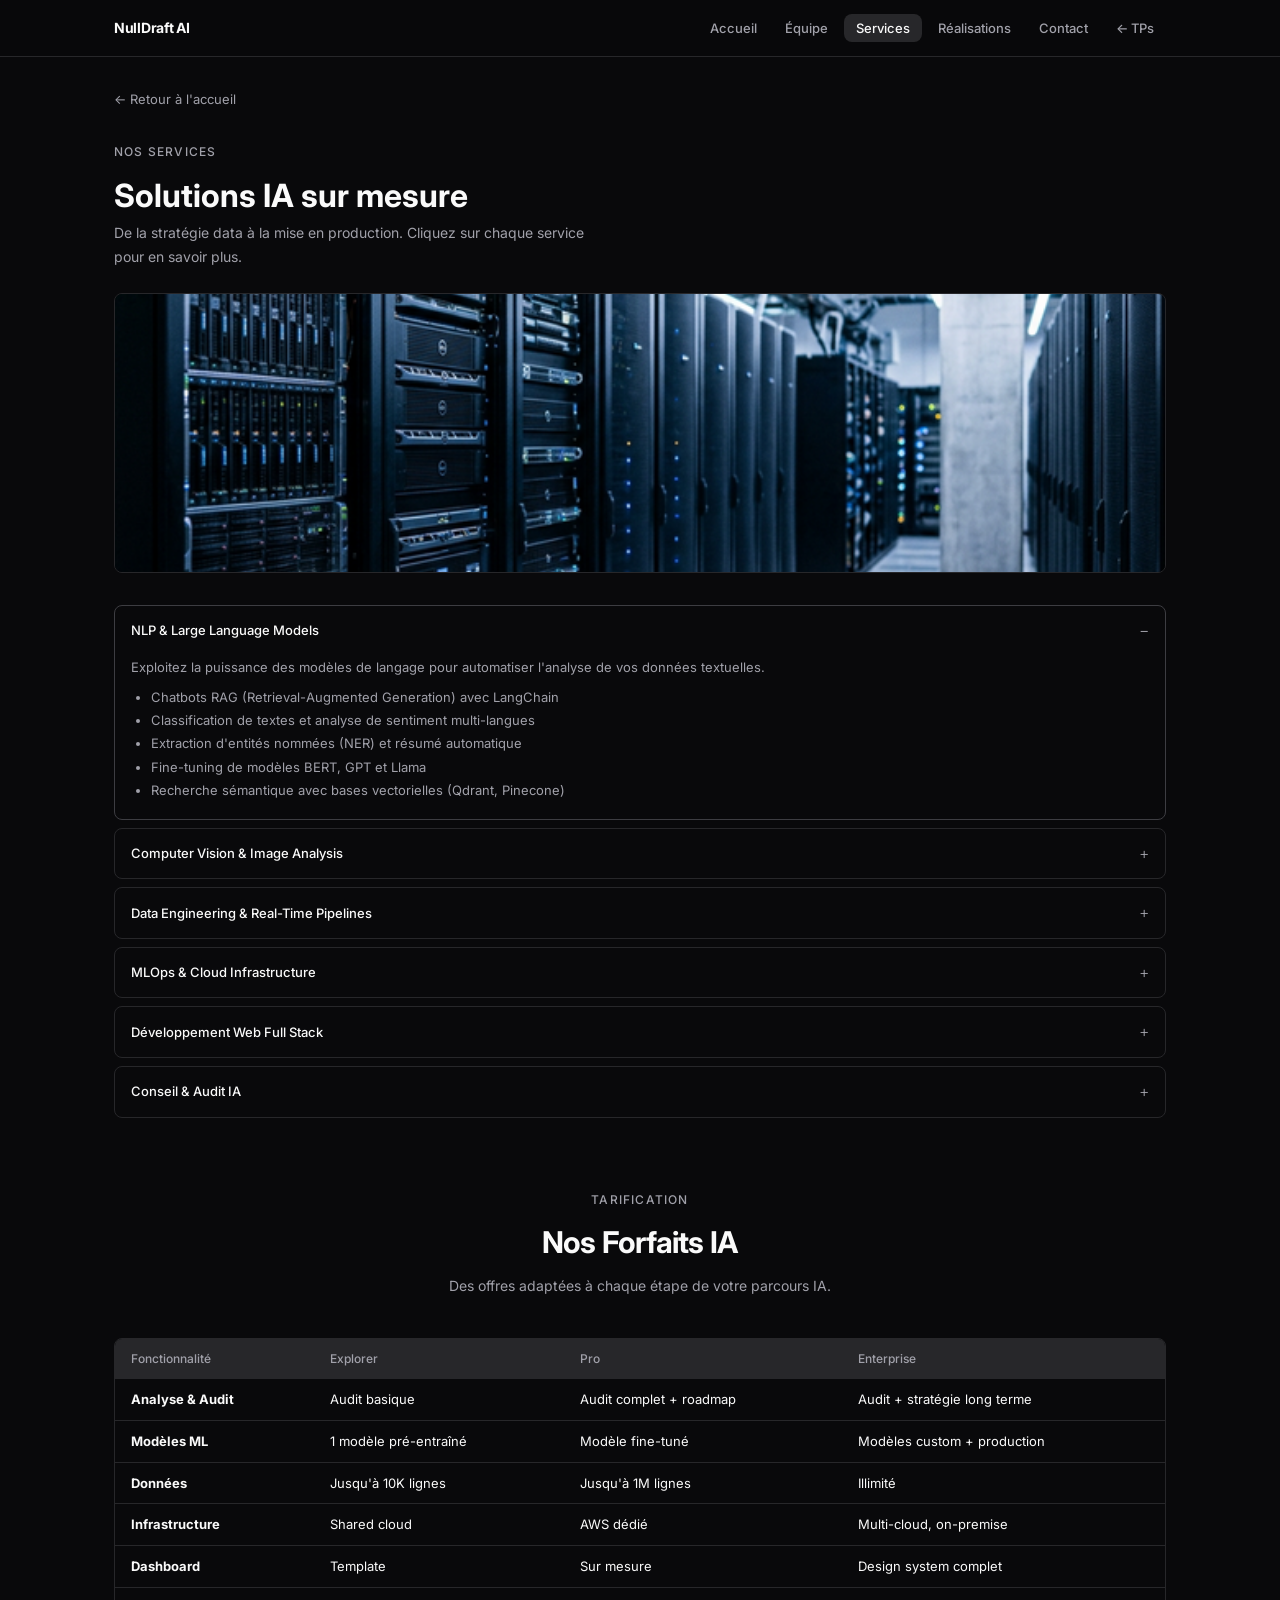
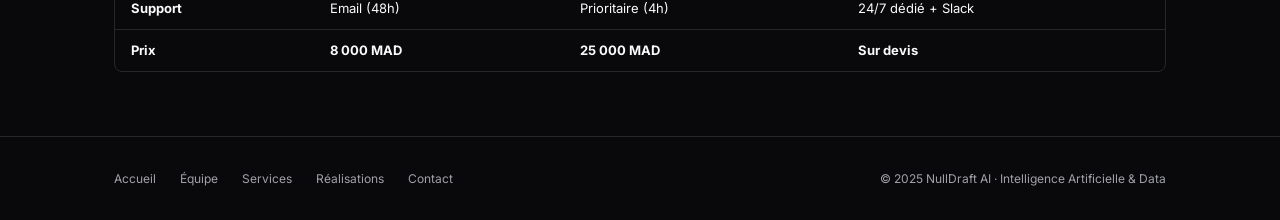
<file: tp3/services.html>
<!DOCTYPE html>
<html lang="fr">

<head>
    <meta charset="UTF-8">
    <meta name="viewport" content="width=device-width, initial-scale=1.0">
    <meta name="description" content="NullDraft AI — Services IA, NLP, MLOps, Data Engineering et Cloud.">
    <meta property="og:title" content="NullDraft AI — Services">
    <meta property="og:type" content="website">
    <title>Services — NullDraft AI</title>
    <link rel="stylesheet" href="../css/style.css">
    <style>
        .service-hero {
            border-radius: var(--radius);
            border: 1px solid var(--border);
            width: 100%;
            max-height: 280px;
            object-fit: cover;
            margin-bottom: 2rem;
        }
    </style>
</head>

<body>
    <a href="#main-content" class="skip-link">Aller au contenu principal</a>

    <header class="site-header">
        <div class="container">
            <a href="index.html" class="logo">NullDraft AI</a>
            <button class="nav-toggle" aria-label="Ouvrir le menu" aria-expanded="false" id="navToggle">&#9776;</button>
            <nav aria-label="Navigation principale">
                <ul class="nav-list" id="navList">
                    <li><a href="index.html">Accueil</a></li>
                    <li><a href="about.html">Équipe</a></li>
                    <li><a href="services.html" class="active">Services</a></li>
                    <li><a href="gallery.html">Réalisations</a></li>
                    <li><a href="contact.html">Contact</a></li>
                    <li><a href="../index.html" class="btn btn-sm btn-ghost">&larr; TPs</a></li>
                </ul>
            </nav>
        </div>
    </header>

    <main id="main-content">
        <div class="container">
            <a href="index.html" class="back-link">&larr; Retour à l'accueil</a>

            <div class="section-header" style="margin-bottom: 1.5rem;">
                <p class="overline">Nos Services</p>
                <h1 style="font-size: clamp(1.5rem, 3vw, 2rem);">Solutions IA sur mesure</h1>
                <p>De la stratégie data à la mise en production. Cliquez sur chaque service pour en savoir plus.</p>
            </div>

            <img src="images/cloud-infra.png" alt="Infrastructure cloud et serveurs haute disponibilité"
                class="service-hero">

            <section aria-label="Liste des services">
                <details open>
                    <summary>NLP &amp; Large Language Models</summary>
                    <div>
                        <p>Exploitez la puissance des modèles de langage pour automatiser l'analyse de vos données
                            textuelles.</p>
                        <ul
                            style="padding-left:1.25rem; list-style:disc; color: var(--muted-foreground); margin-top: 0.5rem; font-size: 0.8125rem; line-height: 1.8;">
                            <li>Chatbots RAG (Retrieval-Augmented Generation) avec LangChain</li>
                            <li>Classification de textes et analyse de sentiment multi-langues</li>
                            <li>Extraction d'entités nommées (NER) et résumé automatique</li>
                            <li>Fine-tuning de modèles BERT, GPT et Llama</li>
                            <li>Recherche sémantique avec bases vectorielles (Qdrant, Pinecone)</li>
                        </ul>
                    </div>
                </details>

                <details>
                    <summary>Computer Vision &amp; Image Analysis</summary>
                    <div>
                        <p>Donnez des yeux à vos systèmes avec nos solutions de vision par ordinateur.</p>
                        <ul
                            style="padding-left:1.25rem; list-style:disc; color: var(--muted-foreground); margin-top: 0.5rem; font-size: 0.8125rem; line-height: 1.8;">
                            <li>Détection et classification d'objets en temps réel</li>
                            <li>OCR intelligent pour la numérisation de documents</li>
                            <li>Analyse d'images médicales et industrielles</li>
                            <li>Segmentation sémantique et estimation de pose</li>
                            <li>Déploiement edge avec TensorFlow Lite et ONNX</li>
                        </ul>
                    </div>
                </details>

                <details>
                    <summary>Data Engineering &amp; Real-Time Pipelines</summary>
                    <div>
                        <p>Architectures de données scalables pour alimenter vos modèles ML en continu.</p>
                        <ul
                            style="padding-left:1.25rem; list-style:disc; color: var(--muted-foreground); margin-top: 0.5rem; font-size: 0.8125rem; line-height: 1.8;">
                            <li>Streaming temps réel avec Apache Kafka et Spark Streaming</li>
                            <li>Traitement distribué PySpark sur AWS EMR</li>
                            <li>ETL automatisés avec Airflow et Prefect</li>
                            <li>Data lakes S3 avec catalogage Glue</li>
                            <li>Optimisation de requêtes SQL et tuning PostgreSQL</li>
                        </ul>
                    </div>
                </details>

                <details>
                    <summary>MLOps &amp; Cloud Infrastructure</summary>
                    <div>
                        <p>Du notebook au production-ready. Déployez vos modèles avec confiance.</p>
                        <ul
                            style="padding-left:1.25rem; list-style:disc; color: var(--muted-foreground); margin-top: 0.5rem; font-size: 0.8125rem; line-height: 1.8;">
                            <li>AWS SageMaker pour le training et l'inference</li>
                            <li>Infrastructure as Code avec Terraform et CDK</li>
                            <li>Conteneurisation Docker et orchestration ECS/Kubernetes</li>
                            <li>CI/CD ML avec GitHub Actions et MLflow</li>
                            <li>Monitoring de modèles en production et drift detection</li>
                        </ul>
                    </div>
                </details>

                <details>
                    <summary>Développement Web Full Stack</summary>
                    <div>
                        <p>Interfaces modernes pour vos applications IA et dashboards analytiques.</p>
                        <ul
                            style="padding-left:1.25rem; list-style:disc; color: var(--muted-foreground); margin-top: 0.5rem; font-size: 0.8125rem; line-height: 1.8;">
                            <li>Applications React 19 / Next.js avec TypeScript</li>
                            <li>APIs RESTful et GraphQL avec FastAPI et Express</li>
                            <li>Dashboards interactifs en temps réel</li>
                            <li>Progressive Web Apps et responsive design</li>
                            <li>Accessibilité WCAG 2.1 AA</li>
                        </ul>
                    </div>
                </details>

                <details>
                    <summary>Conseil &amp; Audit IA</summary>
                    <div>
                        <p>Évaluez votre maturité data et définissez votre roadmap IA.</p>
                        <ul
                            style="padding-left:1.25rem; list-style:disc; color: var(--muted-foreground); margin-top: 0.5rem; font-size: 0.8125rem; line-height: 1.8;">
                            <li>Audit de données et identification d'opportunités ML</li>
                            <li>Stratégie data et feuille de route IA</li>
                            <li>Évaluation de la qualité des données</li>
                            <li>Conformité RGPD et IA responsable</li>
                            <li>Formation des équipes techniques</li>
                        </ul>
                    </div>
                </details>
            </section>

            <section class="section" aria-labelledby="pricing-title">
                <div class="section-header centered">
                    <p class="overline">Tarification</p>
                    <h2 id="pricing-title">Nos Forfaits IA</h2>
                    <p>Des offres adaptées à chaque étape de votre parcours IA.</p>
                </div>

                <div class="table-wrapper">
                    <table>
                        <caption class="sr-only">Tableau comparatif des forfaits IA</caption>
                        <thead>
                            <tr>
                                <th scope="col">Fonctionnalité</th>
                                <th scope="col">Explorer</th>
                                <th scope="col">Pro</th>
                                <th scope="col">Enterprise</th>
                            </tr>
                        </thead>
                        <tbody>
                            <tr>
                                <td><strong>Analyse &amp; Audit</strong></td>
                                <td>Audit basique</td>
                                <td>Audit complet + roadmap</td>
                                <td>Audit + stratégie long terme</td>
                            </tr>
                            <tr>
                                <td><strong>Modèles ML</strong></td>
                                <td>1 modèle pré-entraîné</td>
                                <td>Modèle fine-tuné</td>
                                <td>Modèles custom + production</td>
                            </tr>
                            <tr>
                                <td><strong>Données</strong></td>
                                <td>Jusqu'à 10K lignes</td>
                                <td>Jusqu'à 1M lignes</td>
                                <td>Illimité</td>
                            </tr>
                            <tr>
                                <td><strong>Infrastructure</strong></td>
                                <td>Shared cloud</td>
                                <td>AWS dédié</td>
                                <td>Multi-cloud, on-premise</td>
                            </tr>
                            <tr>
                                <td><strong>Dashboard</strong></td>
                                <td>Template</td>
                                <td>Sur mesure</td>
                                <td>Design system complet</td>
                            </tr>
                            <tr>
                                <td><strong>Support</strong></td>
                                <td>Email (48h)</td>
                                <td>Prioritaire (4h)</td>
                                <td>24/7 dédié + Slack</td>
                            </tr>
                            <tr>
                                <td><strong>Prix</strong></td>
                                <td><strong>8 000 MAD</strong></td>
                                <td><strong>25 000 MAD</strong></td>
                                <td><strong>Sur devis</strong></td>
                            </tr>
                        </tbody>
                    </table>
                </div>
            </section>
        </div>
    </main>

    <footer class="site-footer">
        <div class="container">
            <nav class="footer-links" aria-label="Plan du site">
                <a href="index.html">Accueil</a>
                <a href="about.html">Équipe</a>
                <a href="services.html">Services</a>
                <a href="gallery.html">Réalisations</a>
                <a href="contact.html">Contact</a>
            </nav>
            <p>&copy; 2025 NullDraft AI &middot; Intelligence Artificielle &amp; Data</p>
        </div>
    </footer>

    <script>
        document.getElementById('navToggle').addEventListener('click', function () {
            var list = document.getElementById('navList');
            var expanded = this.getAttribute('aria-expanded') === 'true';
            this.setAttribute('aria-expanded', String(!expanded));
            list.classList.toggle('active');
            this.innerHTML = expanded ? '&#9776;' : '&#10005;';
        });
    </script>
</body>

</html>
</file>
<file: css/style.css>
/* ============================================
   shadcn-inspired Design System
   Pure CSS — Dark Mode — Professional
   ============================================ */

@import url('https://fonts.googleapis.com/css2?family=Inter:wght@300;400;500;600;700;800&display=swap');

/* ---------- Design Tokens ---------- */
:root {
  /* Background */
  --background: hsl(240 10% 3.9%);
  --foreground: hsl(0 0% 98%);

  --card: hsl(240 10% 3.9%);
  --card-foreground: hsl(0 0% 98%);

  --popover: hsl(240 10% 3.9%);

  --muted: hsl(240 3.7% 15.9%);
  --muted-foreground: hsl(240 5% 64.9%);

  --accent: hsl(240 3.7% 15.9%);
  --accent-foreground: hsl(0 0% 98%);

  --destructive: hsl(0 62.8% 30.6%);

  --border: hsl(240 3.7% 15.9%);
  --input: hsl(240 3.7% 15.9%);
  --ring: hsl(240 4.9% 83.9%);

  --primary: hsl(0 0% 98%);
  --primary-foreground: hsl(240 5.9% 10%);

  --secondary: hsl(240 3.7% 15.9%);
  --secondary-foreground: hsl(0 0% 98%);

  /* Functional */
  --success: hsl(142 71% 45%);
  --warning: hsl(38 92% 50%);
  --info: hsl(217 91% 60%);

  /* Radius */
  --radius: 0.5rem;

  /* Typography */
  --font-sans: 'Inter', -apple-system, BlinkMacSystemFont, 'Segoe UI', 'Helvetica Neue', sans-serif;
  --font-mono: ui-monospace, SFMono-Regular, 'SF Mono', Menlo, Consolas, monospace;

  /* Transition */
  --transition: 150ms cubic-bezier(0.4, 0, 0.2, 1);
}

/* ---------- Reset ---------- */
*,
*::before,
*::after {
  margin: 0;
  padding: 0;
  box-sizing: border-box;
}

html {
  scroll-behavior: smooth;
  font-size: 16px;
  -webkit-text-size-adjust: 100%;
}

body {
  font-family: var(--font-sans);
  background-color: var(--background);
  color: var(--foreground);
  line-height: 1.6;
  -webkit-font-smoothing: antialiased;
  -moz-osx-font-smoothing: grayscale;
  min-height: 100vh;
}

a {
  color: var(--foreground);
  text-decoration: none;
  transition: color var(--transition);
}

a:hover {
  color: var(--muted-foreground);
}

img {
  max-width: 100%;
  height: auto;
  display: block;
}

ul,
ol {
  list-style: none;
}

code {
  font-family: var(--font-mono);
  font-size: 0.875em;
  background: var(--muted);
  padding: 0.125rem 0.375rem;
  border-radius: calc(var(--radius) * 0.5);
}

/* ---------- Utility ---------- */
.container {
  width: 100%;
  max-width: 1100px;
  margin-inline: auto;
  padding-inline: 1.5rem;
}

.container-sm {
  width: 100%;
  max-width: 720px;
  margin-inline: auto;
  padding-inline: 1.5rem;
}

.sr-only {
  position: absolute;
  width: 1px;
  height: 1px;
  padding: 0;
  margin: -1px;
  overflow: hidden;
  clip: rect(0, 0, 0, 0);
  white-space: nowrap;
  border: 0;
}

.text-muted {
  color: var(--muted-foreground);
}

.text-sm {
  font-size: 0.875rem;
}

.text-xs {
  font-size: 0.75rem;
}

/* ---------- Skip Link ---------- */
.skip-link {
  position: absolute;
  top: -100%;
  left: 1rem;
  background: var(--primary);
  color: var(--primary-foreground);
  padding: 0.5rem 1rem;
  border-radius: var(--radius);
  z-index: 1000;
  font-weight: 600;
  font-size: 0.875rem;
  transition: top 0.2s var(--transition);
}

.skip-link:focus {
  top: 1rem;
  color: var(--primary-foreground);
}

/* ============================================
   HEADER / NAV
   ============================================ */
.site-header {
  position: sticky;
  top: 0;
  z-index: 100;
  background-color: hsl(240 10% 3.9% / 0.8);
  backdrop-filter: blur(12px);
  -webkit-backdrop-filter: blur(12px);
  border-bottom: 1px solid var(--border);
}

.site-header .container {
  display: flex;
  align-items: center;
  justify-content: space-between;
  height: 3.5rem;
}

.logo {
  font-size: 0.875rem;
  font-weight: 700;
  color: var(--foreground);
  letter-spacing: -0.02em;
}

.logo:hover {
  color: var(--foreground);
}

.nav-list {
  display: flex;
  gap: 0.25rem;
  align-items: center;
}

.nav-list a {
  color: var(--muted-foreground);
  font-size: 0.8125rem;
  font-weight: 500;
  padding: 0.375rem 0.75rem;
  border-radius: var(--radius);
  transition: background var(--transition), color var(--transition);
}

.nav-list a:hover {
  background: var(--accent);
  color: var(--accent-foreground);
}

.nav-list a.active {
  background: var(--accent);
  color: var(--accent-foreground);
}

.nav-toggle {
  display: none;
  background: none;
  border: 1px solid var(--border);
  color: var(--foreground);
  font-size: 1rem;
  cursor: pointer;
  padding: 0.25rem 0.5rem;
  border-radius: var(--radius);
  line-height: 1;
}

/* ============================================
   HERO
   ============================================ */
.hero {
  padding: 5rem 0 4rem;
  text-align: center;
}

.hero-label {
  display: inline-block;
  font-size: 0.75rem;
  font-weight: 500;
  color: var(--muted-foreground);
  border: 1px solid var(--border);
  padding: 0.25rem 0.75rem;
  border-radius: 9999px;
  margin-bottom: 1.5rem;
  letter-spacing: 0.01em;
}

.hero h1 {
  font-size: clamp(2rem, 5vw, 3.25rem);
  font-weight: 800;
  line-height: 1.1;
  letter-spacing: -0.035em;
  margin-bottom: 1rem;
  color: var(--foreground);
}

.hero p {
  color: var(--muted-foreground);
  font-size: clamp(0.9375rem, 2vw, 1.0625rem);
  max-width: 540px;
  margin-inline: auto;
  margin-bottom: 2rem;
  line-height: 1.7;
}

.hero-actions {
  display: flex;
  gap: 0.75rem;
  justify-content: center;
  flex-wrap: wrap;
}

/* ============================================
   BUTTONS
   ============================================ */
.btn {
  display: inline-flex;
  align-items: center;
  justify-content: center;
  gap: 0.5rem;
  padding: 0.5rem 1rem;
  border-radius: var(--radius);
  font-size: 0.8125rem;
  font-weight: 500;
  border: none;
  cursor: pointer;
  transition: background var(--transition), opacity var(--transition);
  text-decoration: none;
  font-family: var(--font-sans);
  line-height: 1.25rem;
  white-space: nowrap;
}

.btn-primary {
  background: var(--primary);
  color: var(--primary-foreground);
}

.btn-primary:hover {
  opacity: 0.9;
  color: var(--primary-foreground);
}

.btn-secondary {
  background: var(--secondary);
  color: var(--secondary-foreground);
  border: 1px solid var(--border);
}

.btn-secondary:hover {
  background: var(--accent);
  color: var(--accent-foreground);
}

.btn-ghost {
  background: transparent;
  color: var(--foreground);
}

.btn-ghost:hover {
  background: var(--accent);
}

.btn-destructive {
  background: var(--destructive);
  color: var(--foreground);
}

.btn-sm {
  padding: 0.375rem 0.75rem;
  font-size: 0.75rem;
}

.btn-lg {
  padding: 0.625rem 1.5rem;
  font-size: 0.875rem;
}

/* ============================================
   CARD
   ============================================ */
.cards-grid {
  display: grid;
  grid-template-columns: repeat(auto-fit, minmax(280px, 1fr));
  gap: 1rem;
}

.card {
  background: var(--card);
  border: 1px solid var(--border);
  border-radius: var(--radius);
  padding: 1.5rem;
  transition: border-color var(--transition), background var(--transition);
}

.card:hover {
  border-color: hsl(240 3.7% 25%);
}

.card-header {
  margin-bottom: 0.75rem;
}

.card h3 {
  font-size: 0.9375rem;
  font-weight: 600;
  margin-bottom: 0.375rem;
  letter-spacing: -0.01em;
}

.card p {
  color: var(--muted-foreground);
  font-size: 0.8125rem;
  line-height: 1.6;
}

.card-footer {
  margin-top: 1rem;
  padding-top: 1rem;
  border-top: 1px solid var(--border);
}

/* Card icon */
.card-icon {
  width: 2.25rem;
  height: 2.25rem;
  border-radius: var(--radius);
  display: flex;
  align-items: center;
  justify-content: center;
  font-size: 0.875rem;
  margin-bottom: 0.75rem;
  background: var(--muted);
  color: var(--muted-foreground);
}

/* Card link */
.card-link {
  font-size: 0.8125rem;
  font-weight: 500;
  color: var(--foreground);
  display: inline-flex;
  align-items: center;
  gap: 0.25rem;
}

.card-link:hover {
  text-decoration: underline;
  text-underline-offset: 4px;
  color: var(--foreground);
}

/* ============================================
   BADGE
   ============================================ */
.badge {
  display: inline-block;
  padding: 0.125rem 0.5rem;
  border-radius: 9999px;
  font-size: 0.6875rem;
  font-weight: 500;
  line-height: 1.4;
  border: 1px solid transparent;
}

.badge-default {
  background: var(--secondary);
  color: var(--secondary-foreground);
  border-color: var(--border);
}

.badge-beginner {
  background: hsl(142 71% 45% / 0.1);
  color: hsl(142 71% 45%);
  border-color: hsl(142 71% 45% / 0.2);
}

.badge-intermediate {
  background: hsl(38 92% 50% / 0.1);
  color: hsl(38 92% 50%);
  border-color: hsl(38 92% 50% / 0.2);
}

.badge-advanced {
  background: hsl(0 62.8% 50% / 0.1);
  color: hsl(0 62.8% 50%);
  border-color: hsl(0 62.8% 50% / 0.2);
}

/* ============================================
   SECTIONS
   ============================================ */
.section {
  padding: 4rem 0;
}

.section-alt {
  background: hsl(240 6% 6%);
}

.section-header {
  margin-bottom: 2.5rem;
}

.section-header.centered {
  text-align: center;
}

.section-header .overline {
  font-size: 0.75rem;
  font-weight: 500;
  text-transform: uppercase;
  letter-spacing: 0.1em;
  color: var(--muted-foreground);
  margin-bottom: 0.5rem;
}

.section-header h2 {
  font-size: clamp(1.375rem, 3vw, 1.875rem);
  font-weight: 700;
  letter-spacing: -0.025em;
  margin-bottom: 0.5rem;
}

.section-header p {
  color: var(--muted-foreground);
  font-size: 0.875rem;
  max-width: 480px;
  line-height: 1.7;
}

.section-header.centered p {
  margin-inline: auto;
}

/* ============================================
   TABLE
   ============================================ */
.table-wrapper {
  overflow-x: auto;
  border: 1px solid var(--border);
  border-radius: var(--radius);
}

table {
  width: 100%;
  border-collapse: collapse;
  font-size: 0.8125rem;
}

thead {
  background: var(--muted);
}

th {
  text-align: left;
  padding: 0.625rem 1rem;
  font-weight: 500;
  font-size: 0.75rem;
  color: var(--muted-foreground);
  border-bottom: 1px solid var(--border);
}

td {
  padding: 0.625rem 1rem;
  border-bottom: 1px solid var(--border);
  color: var(--foreground);
}

tr:last-child td {
  border-bottom: none;
}

tbody tr {
  transition: background var(--transition);
}

tbody tr:hover {
  background: hsl(240 3.7% 10%);
}

/* ============================================
   FORMS
   ============================================ */
.form-group {
  margin-bottom: 1.25rem;
}

.form-row {
  display: grid;
  grid-template-columns: 1fr 1fr;
  gap: 1rem;
}

label {
  display: block;
  font-size: 0.8125rem;
  font-weight: 500;
  color: var(--foreground);
  margin-bottom: 0.375rem;
}

label .required {
  color: hsl(0 62.8% 50%);
}

input,
textarea,
select {
  width: 100%;
  padding: 0.5rem 0.75rem;
  background: var(--background);
  border: 1px solid var(--input);
  border-radius: var(--radius);
  color: var(--foreground);
  font-family: var(--font-sans);
  font-size: 0.8125rem;
  transition: border-color var(--transition), box-shadow var(--transition);
  line-height: 1.5;
}

input::placeholder,
textarea::placeholder {
  color: var(--muted-foreground);
  opacity: 0.5;
}

input:focus,
textarea:focus,
select:focus {
  outline: none;
  border-color: var(--ring);
  box-shadow: 0 0 0 2px hsl(240 4.9% 83.9% / 0.15);
}

input:invalid:not(:placeholder-shown),
textarea:invalid:not(:placeholder-shown) {
  border-color: hsl(0 62.8% 50%);
}

input:valid:not(:placeholder-shown) {
  border-color: hsl(142 71% 45% / 0.5);
}

input[type="file"] {
  padding: 0.375rem;
  font-size: 0.75rem;
}

input[type="color"] {
  padding: 0.25rem;
  height: 2.5rem;
  cursor: pointer;
}

input[type="range"] {
  padding: 0;
  border: none;
  accent-color: var(--foreground);
  background: transparent;
}

input[type="range"]:focus {
  box-shadow: none;
}

fieldset {
  border: 1px solid var(--border);
  border-radius: var(--radius);
  padding: 1.5rem;
  margin-bottom: 1.5rem;
}

legend {
  font-size: 0.8125rem;
  font-weight: 600;
  color: var(--foreground);
  padding: 0 0.375rem;
}

/* Radio / Checkbox */
.form-check {
  display: flex;
  align-items: center;
  gap: 0.5rem;
  margin-bottom: 0.5rem;
}

.form-check input[type="radio"],
.form-check input[type="checkbox"] {
  width: 1rem;
  height: 1rem;
  accent-color: var(--foreground);
  cursor: pointer;
}

.form-check label {
  margin-bottom: 0;
  font-weight: 400;
  color: var(--foreground);
  font-size: 0.8125rem;
  cursor: pointer;
}

.form-hint {
  font-size: 0.75rem;
  color: var(--muted-foreground);
  margin-top: 0.25rem;
}

/* ============================================
   SEPARATOR
   ============================================ */
.separator {
  height: 1px;
  background: var(--border);
  border: none;
  margin: 2rem 0;
}

/* ============================================
   FOOTER
   ============================================ */
.site-footer {
  border-top: 1px solid var(--border);
  padding: 2rem 0;
  color: var(--muted-foreground);
  font-size: 0.75rem;
}

.site-footer .container {
  display: flex;
  align-items: center;
  justify-content: space-between;
  flex-wrap: wrap;
  gap: 1rem;
}

.footer-links {
  display: flex;
  gap: 1.5rem;
  flex-wrap: wrap;
}

.footer-links a {
  color: var(--muted-foreground);
  font-size: 0.75rem;
}

.footer-links a:hover {
  color: var(--foreground);
}

/* ============================================
   DETAILS / SUMMARY
   ============================================ */
details {
  border: 1px solid var(--border);
  border-radius: var(--radius);
  margin-bottom: 0.5rem;
}

details[open] {
  border-color: hsl(240 3.7% 25%);
}

summary {
  padding: 0.75rem 1rem;
  cursor: pointer;
  font-weight: 500;
  font-size: 0.8125rem;
  color: var(--foreground);
  list-style: none;
  display: flex;
  align-items: center;
  justify-content: space-between;
  transition: background var(--transition);
  border-radius: var(--radius);
}

summary:hover {
  background: var(--muted);
}

summary::-webkit-details-marker {
  display: none;
}

summary::after {
  content: '+';
  font-size: 1rem;
  color: var(--muted-foreground);
  font-weight: 300;
}

details[open] summary::after {
  content: '\2212';
}

details>div,
details>p {
  padding: 0 1rem 1rem;
  color: var(--muted-foreground);
  font-size: 0.8125rem;
  line-height: 1.7;
}

/* ============================================
   PROGRESS / METER
   ============================================ */
progress {
  width: 100%;
  height: 0.375rem;
  border-radius: 9999px;
  overflow: hidden;
  appearance: none;
  -webkit-appearance: none;
}

progress::-webkit-progress-bar {
  background: var(--muted);
  border-radius: 9999px;
}

progress::-webkit-progress-value {
  background: var(--foreground);
  border-radius: 9999px;
}

meter {
  width: 100%;
  height: 0.375rem;
}

/* ============================================
   MEDIA
   ============================================ */
video,
audio {
  width: 100%;
  border-radius: var(--radius);
  background: hsl(240 6% 6%);
}

iframe {
  border: none;
  border-radius: var(--radius);
  width: 100%;
}

.responsive-iframe {
  position: relative;
  padding-bottom: 56.25%;
  height: 0;
  overflow: hidden;
  border-radius: var(--radius);
  border: 1px solid var(--border);
}

.responsive-iframe iframe {
  position: absolute;
  top: 0;
  left: 0;
  width: 100%;
  height: 100%;
  border-radius: var(--radius);
}

/* ============================================
   GALLERY
   ============================================ */
.gallery-grid {
  display: grid;
  grid-template-columns: repeat(auto-fill, minmax(240px, 1fr));
  gap: 0.75rem;
}

.gallery-item {
  border-radius: var(--radius);
  overflow: hidden;
  position: relative;
  aspect-ratio: 4 / 3;
  border: 1px solid var(--border);
  transition: border-color var(--transition);
}

.gallery-item:hover {
  border-color: hsl(240 3.7% 25%);
}

.gallery-item img {
  width: 100%;
  height: 100%;
  object-fit: cover;
}

/* ============================================
   FIGURE
   ============================================ */
figure {
  margin: 0;
}

figcaption {
  font-size: 0.75rem;
  color: var(--muted-foreground);
  margin-top: 0.5rem;
  text-align: center;
}

/* ============================================
   PROFILE (TP1)
   ============================================ */
.profile-header {
  display: flex;
  align-items: center;
  gap: 1.5rem;
  flex-wrap: wrap;
  padding: 2.5rem 0;
}

.profile-avatar-placeholder {
  width: 8rem;
  height: 8rem;
  border-radius: 9999px;
  background: var(--muted);
  display: flex;
  align-items: center;
  justify-content: center;
  font-size: 1.25rem;
  font-weight: 700;
  color: var(--muted-foreground);
  flex-shrink: 0;
  border: 1px solid var(--border);
}

.profile-info h1 {
  font-size: 1.5rem;
  font-weight: 700;
  letter-spacing: -0.025em;
}

.profile-info .title {
  color: var(--muted-foreground);
  font-size: 0.875rem;
  font-weight: 400;
  margin-bottom: 0.5rem;
}

.profile-info .contact-row {
  display: flex;
  gap: 1.25rem;
  flex-wrap: wrap;
  color: var(--muted-foreground);
  font-size: 0.75rem;
}

.profile-info .contact-row a {
  color: var(--muted-foreground);
  text-decoration: underline;
  text-underline-offset: 3px;
}

.profile-info .contact-row a:hover {
  color: var(--foreground);
}

/* Skills */
.skills-grid {
  display: flex;
  flex-wrap: wrap;
  gap: 0.375rem;
}

.skill-tag {
  background: var(--secondary);
  color: var(--muted-foreground);
  padding: 0.25rem 0.625rem;
  border-radius: 9999px;
  font-size: 0.6875rem;
  font-weight: 500;
  border: 1px solid var(--border);
  transition: border-color var(--transition), color var(--transition);
}

.skill-tag:hover {
  border-color: hsl(240 3.7% 30%);
  color: var(--foreground);
}

a.skill-tag {
  text-decoration: none;
}

/* Timeline */
.timeline-item {
  position: relative;
  padding-left: 1.5rem;
  padding-bottom: 1.5rem;
  border-left: 1px solid var(--border);
}

.timeline-item:last-child {
  border-left-color: transparent;
  padding-bottom: 0;
}

.timeline-item::before {
  content: '';
  position: absolute;
  left: -3px;
  top: 0.5rem;
  width: 5px;
  height: 5px;
  border-radius: 50%;
  background: var(--muted-foreground);
}

.timeline-item h3 {
  font-size: 0.875rem;
  font-weight: 600;
}

.timeline-item .timeline-meta {
  font-size: 0.6875rem;
  color: var(--muted-foreground);
  font-weight: 500;
  margin-bottom: 0.25rem;
}

.timeline-item p {
  color: var(--muted-foreground);
  font-size: 0.8125rem;
  line-height: 1.6;
}

/* ============================================
   TEAM (TP3 about)
   ============================================ */
.team-grid {
  display: grid;
  grid-template-columns: repeat(auto-fit, minmax(240px, 1fr));
  gap: 1rem;
}

.team-card {
  text-align: center;
}

.team-avatar {
  width: 3.5rem;
  height: 3.5rem;
  border-radius: 9999px;
  margin: 0 auto 0.75rem;
  display: flex;
  align-items: center;
  justify-content: center;
  font-size: 0.875rem;
  font-weight: 700;
  background: var(--muted);
  color: var(--muted-foreground);
  border: 1px solid var(--border);
}

.team-card .role {
  color: var(--muted-foreground);
  font-size: 0.75rem;
  font-weight: 500;
  margin-bottom: 0.5rem;
}

/* ============================================
   STATS
   ============================================ */
.stats-grid {
  display: grid;
  grid-template-columns: repeat(auto-fit, minmax(140px, 1fr));
  gap: 1.5rem;
  text-align: center;
}

.stat-item .number {
  font-size: 2rem;
  font-weight: 800;
  letter-spacing: -0.03em;
  color: var(--foreground);
}

.stat-item .label {
  color: var(--muted-foreground);
  font-size: 0.75rem;
  font-weight: 400;
}

/* ============================================
   TESTIMONIAL
   ============================================ */
.testimonial {
  border: 1px solid var(--border);
  border-radius: var(--radius);
  padding: 1.5rem;
}

.testimonial blockquote {
  font-size: 0.8125rem;
  color: var(--muted-foreground);
  margin-bottom: 0.75rem;
  line-height: 1.7;
  font-style: normal;
}

.testimonial cite {
  color: var(--foreground);
  font-weight: 500;
  font-size: 0.75rem;
  font-style: normal;
}

/* ============================================
   BACK LINK
   ============================================ */
.back-link {
  display: inline-flex;
  align-items: center;
  gap: 0.375rem;
  color: var(--muted-foreground);
  font-size: 0.8125rem;
  font-weight: 400;
  padding: 2rem 0;
  transition: color var(--transition);
}

.back-link:hover {
  color: var(--foreground);
}

/* ============================================
   CONTACT
   ============================================ */
.contact-grid {
  display: grid;
  grid-template-columns: 1fr 1fr;
  gap: 2.5rem;
}

.contact-info-list {
  display: flex;
  flex-direction: column;
  gap: 0.5rem;
}

.contact-info-item {
  display: flex;
  align-items: flex-start;
  gap: 0.75rem;
  padding: 0.75rem;
  border: 1px solid var(--border);
  border-radius: var(--radius);
}

.contact-info-item .icon-label {
  font-size: 0.75rem;
  font-weight: 600;
  color: var(--muted-foreground);
  text-transform: uppercase;
  letter-spacing: 0.05em;
  flex-shrink: 0;
  min-width: 4rem;
}

.contact-info-item p {
  font-size: 0.8125rem;
  color: var(--foreground);
  line-height: 1.5;
}

.contact-info-item a {
  color: var(--foreground);
  text-decoration: underline;
  text-underline-offset: 3px;
}

.contact-info-item a:hover {
  color: var(--muted-foreground);
}

/* ============================================
   TRANSCRIPT
   ============================================ */
.transcript {
  background: hsl(240 6% 6%);
  border: 1px solid var(--border);
  border-radius: var(--radius);
  padding: 1.5rem;
  max-height: 280px;
  overflow-y: auto;
  color: var(--muted-foreground);
  font-size: 0.8125rem;
  line-height: 1.8;
}

.transcript p {
  margin-bottom: 0.75rem;
}

.transcript time {
  color: var(--foreground);
  font-weight: 500;
  font-family: var(--font-mono);
  font-size: 0.6875rem;
}

/* ============================================
   RESPONSIVE
   ============================================ */
@media (max-width: 768px) {
  .nav-list {
    display: none;
    flex-direction: column;
    position: absolute;
    top: 100%;
    left: 0;
    right: 0;
    background: var(--background);
    padding: 1rem;
    border-bottom: 1px solid var(--border);
    gap: 0.25rem;
  }

  .nav-list.active {
    display: flex;
  }

  .nav-toggle {
    display: block;
  }

  .hero {
    padding: 3rem 0;
  }

  .profile-header {
    flex-direction: column;
    text-align: center;
  }

  .profile-info .contact-row {
    justify-content: center;
  }

  .cards-grid {
    grid-template-columns: 1fr;
  }

  .form-row {
    grid-template-columns: 1fr;
  }

  .contact-grid {
    grid-template-columns: 1fr;
  }

  .site-footer .container {
    flex-direction: column;
    text-align: center;
  }

  .footer-links {
    justify-content: center;
  }
}
</file>
